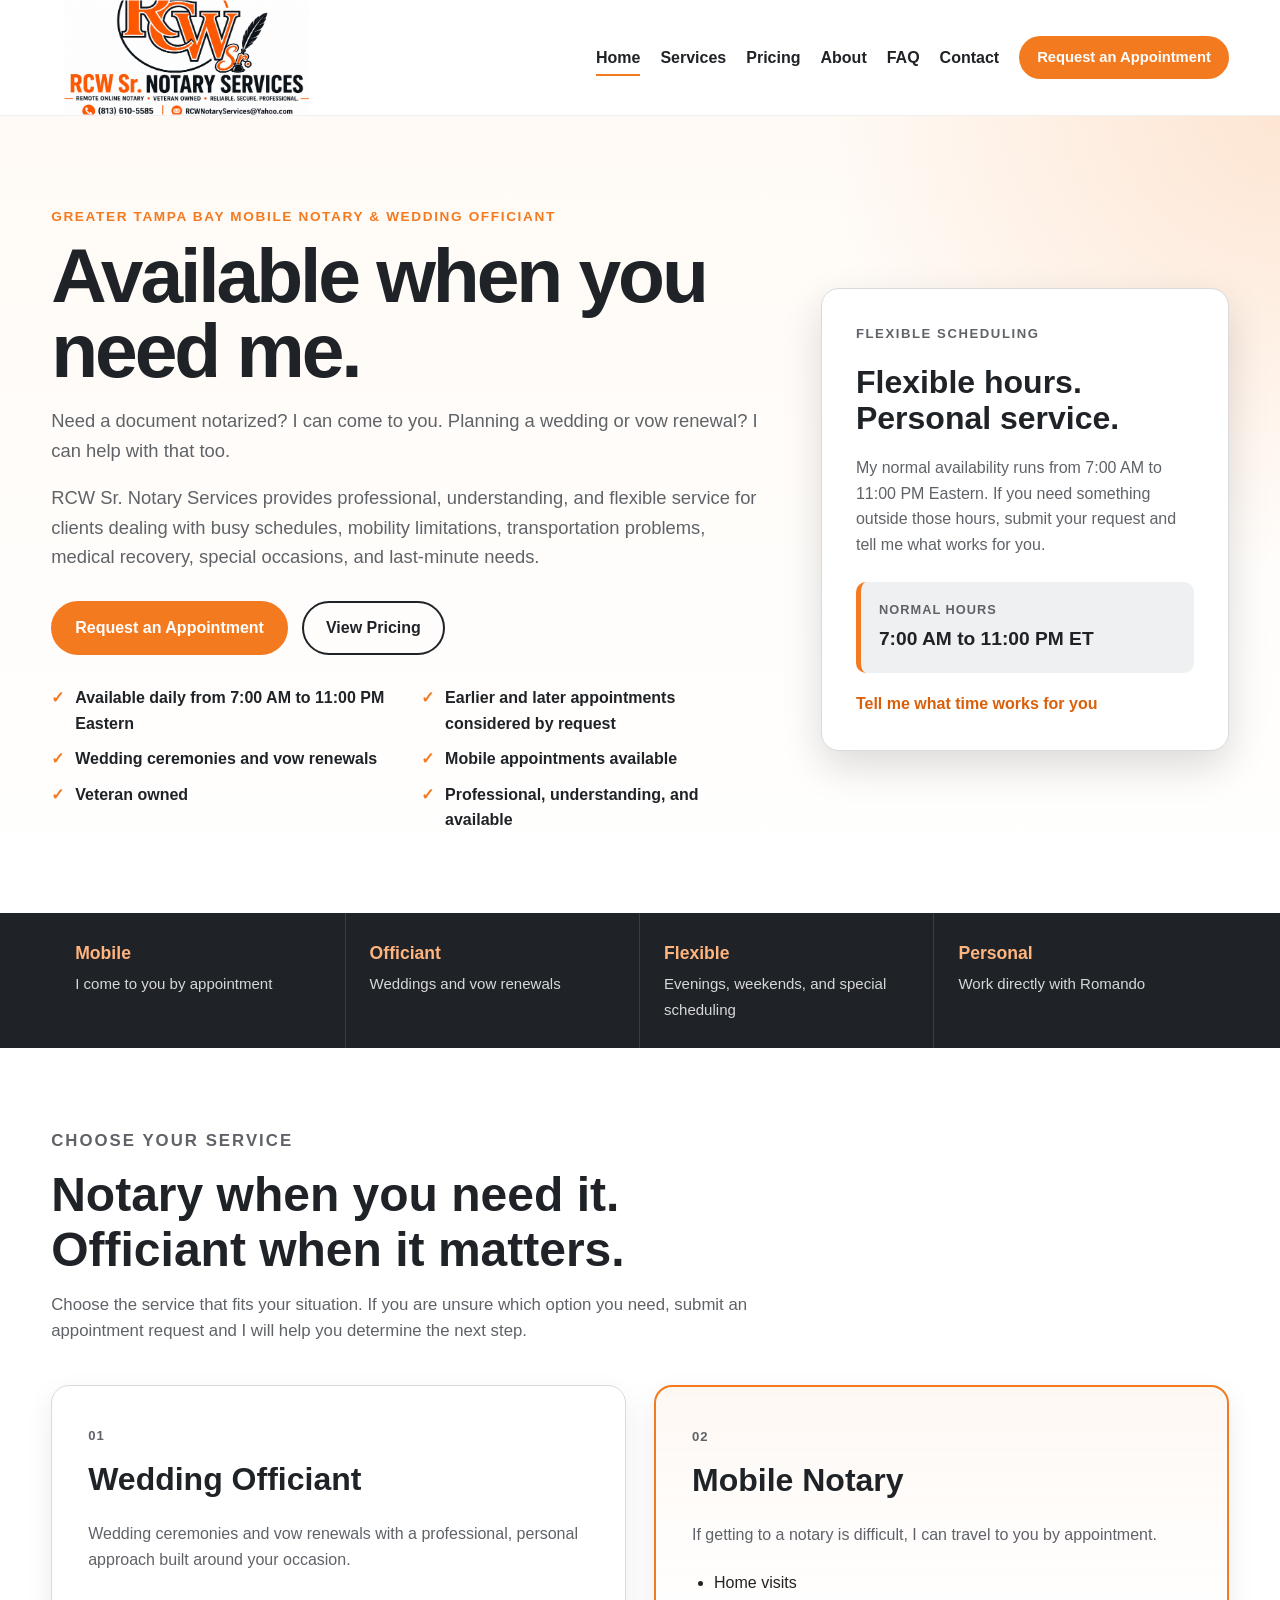
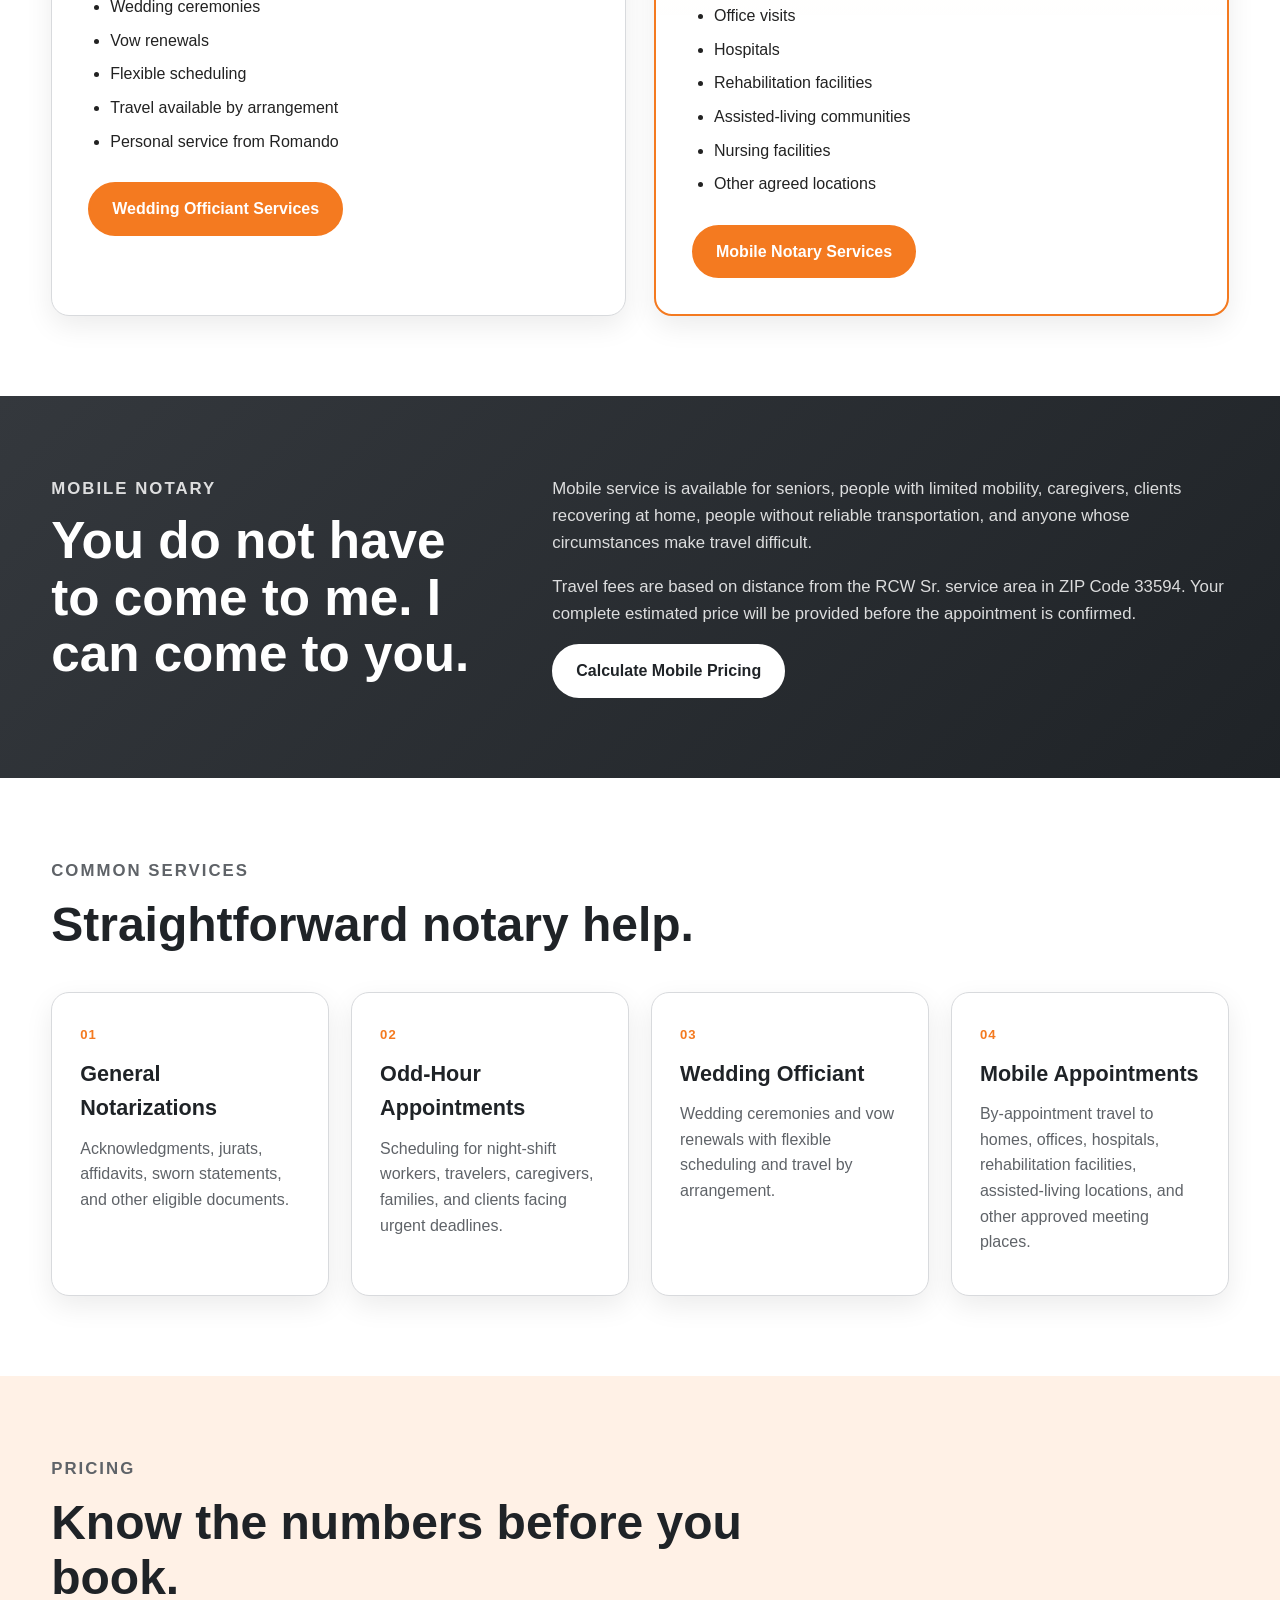
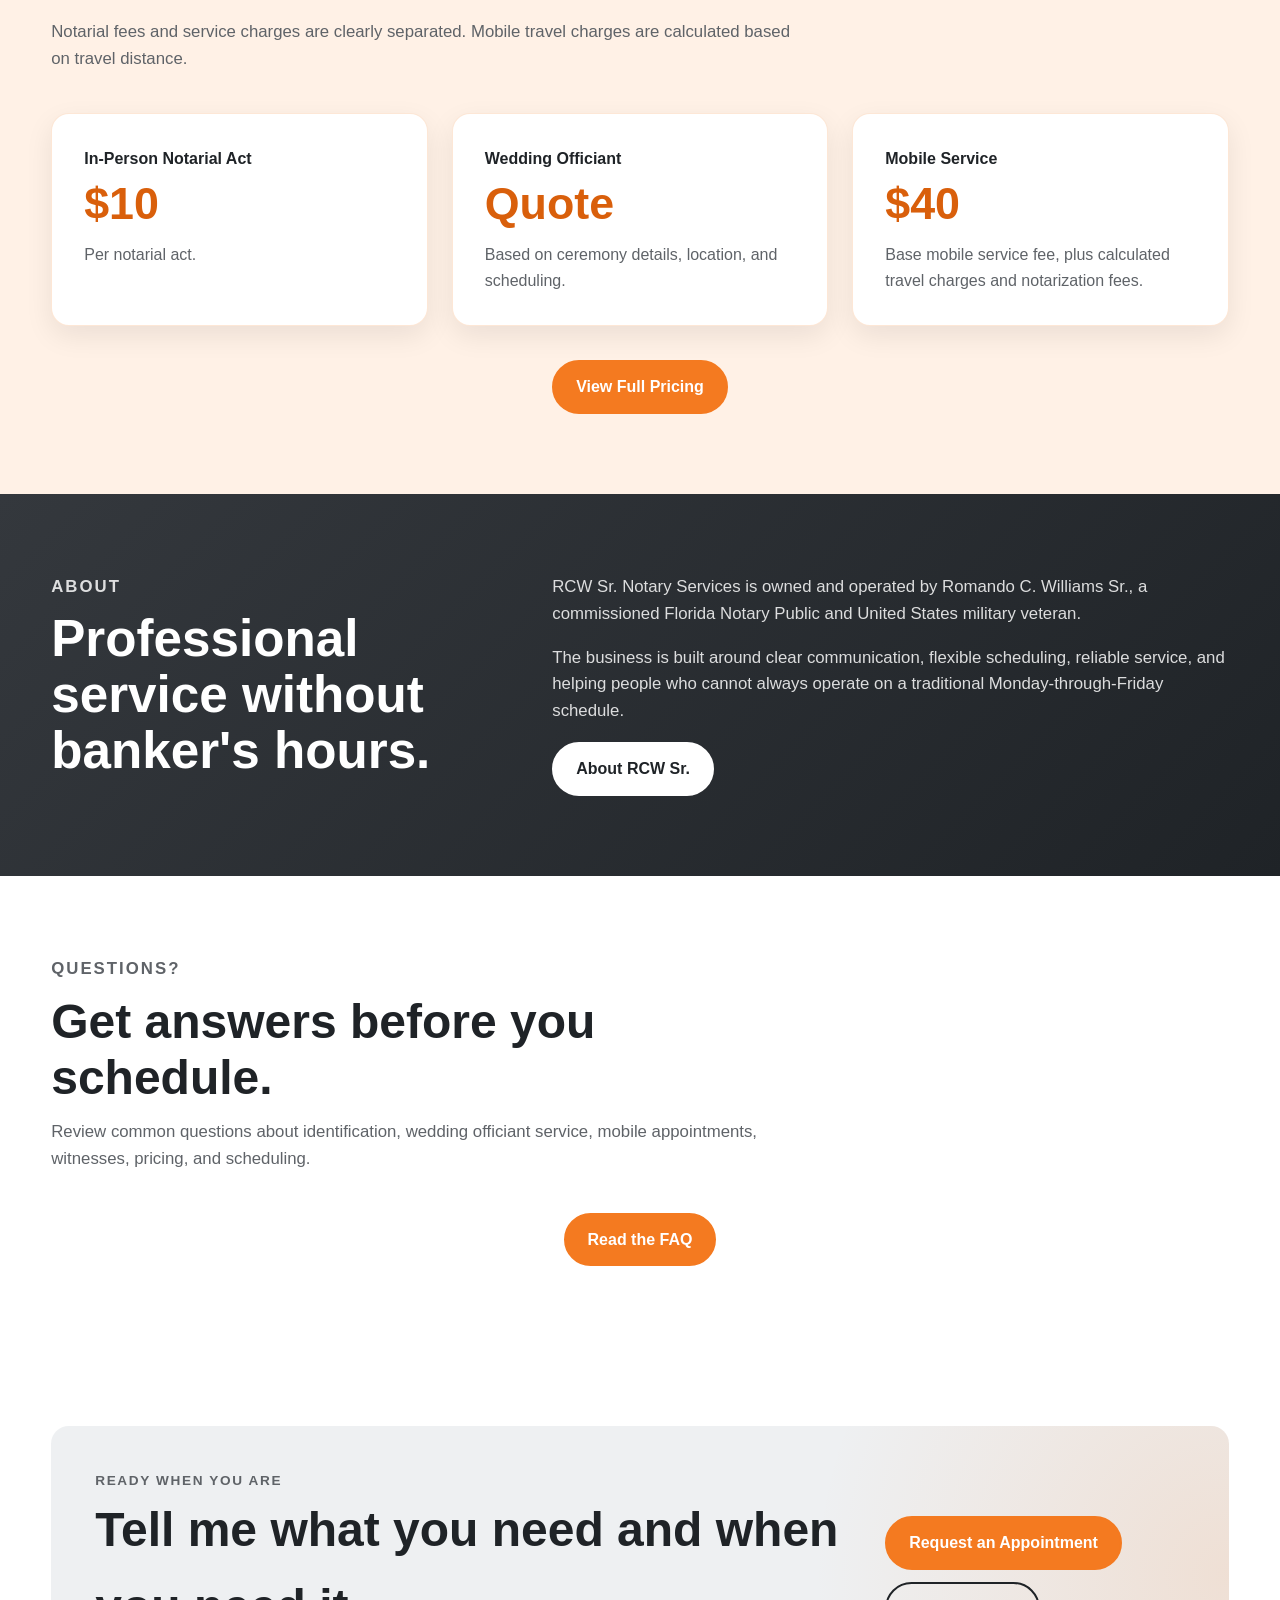
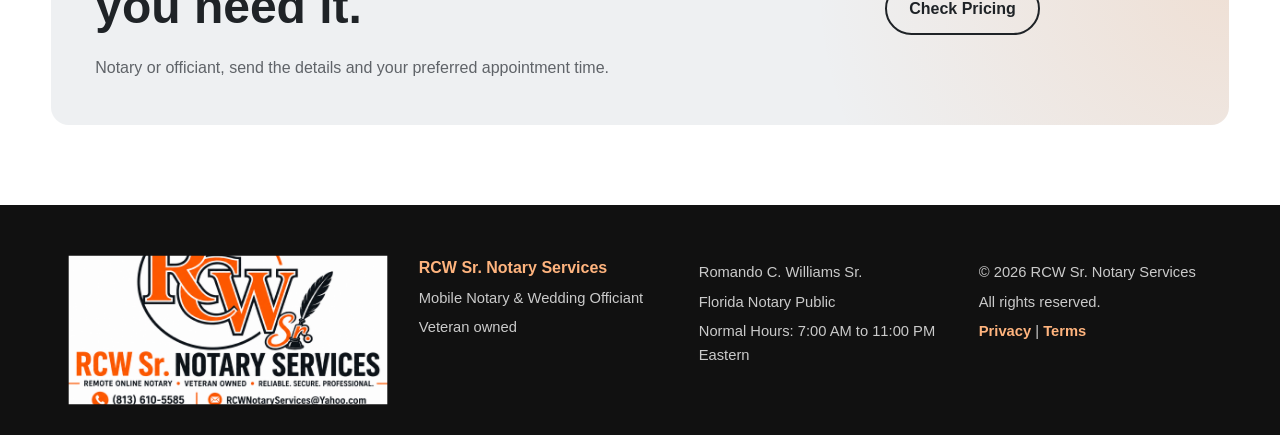
<file: docs/index.html>
<!--
=========================================================
RCW SR. NOTARY SERVICES
FILE: index.html
PAGE: Home

IMPORTANT:
- Preserve the existing homepage design and CSS class structure.
- Preserve assets/css/styles.css and assets/js/main.js.
- Preserve the approved logo:
  assets/images/rcw-sr-logo-full.png
- Do not replace the logo with plain text.
- Do not redesign this page during copy updates.

CURRENT HOMEPAGE FOCUS:
Mobile Notary & Wedding Officiant

CORE BRAND MESSAGE:
Professional • Understanding • Available When You Need Me

SERVICE AREA:
Greater Tampa Bay, including Hillsborough, Polk, Pinellas
and Pasco counties. Other locations upon request.

LAST UPDATED:
September 10, 2026

CHANGE NOTES:
- Kept original live homepage structure and styling.
- Updated homepage copy for Mobile Notary & Wedding Officiant.
- Removed RON promotion from homepage copy.
- Preserved pricing, navigation, logo, CSS and JavaScript links.
=========================================================
-->

<!DOCTYPE html>
<html lang="en">
<head>
  <meta charset="UTF-8">

  <meta name="viewport" content="width=device-width, initial-scale=1.0">

  <meta
    name="description"
    content="RCW Sr. Notary Services provides mobile notary and wedding officiant services throughout the Greater Tampa Bay area with flexible scheduling and service beyond the core area upon request."
  >

  <meta name="theme-color" content="#f47a20">

  <title>RCW Sr. Notary Services | Mobile Notary & Wedding Officiant</title>

  <link rel="stylesheet" href="assets/css/styles.css">

  <script src="assets/js/main.js" defer></script>
</head>

<body>

  <a class="skip-link" href="#main-content">
    Skip to main content
  </a>

  <!-- ===== HEADER / NAVIGATION ===== -->
  <header class="site-header">

    <div class="container header-inner">

      <a
        class="brand"
        href="index.html"
        aria-label="RCW Sr. Notary Services home"
      >
        <img
          src="assets/images/rcw-sr-logo-full.png"
          alt="RCW Sr. Notary Services logo"
          class="site-logo"
        >
      </a>

      <button
        class="menu-toggle"
        type="button"
        aria-expanded="false"
        aria-controls="primary-navigation"
      >
        <span class="sr-only">Open navigation menu</span>
        <span></span>
        <span></span>
        <span></span>
      </button>

      <nav
        id="primary-navigation"
        class="primary-nav"
        aria-label="Primary navigation"
      >
        <a class="active" href="index.html">Home</a>
        <a href="services.html">Services</a>
        <a href="pricing.html">Pricing</a>
        <a href="about.html">About</a>
        <a href="faq.html">FAQ</a>
        <a href="contact.html">Contact</a>

        <a
          class="button button-small"
          href="contact.html"
        >
          Request an Appointment
        </a>
      </nav>

    </div>

  </header>

  <main id="main-content">

    <!-- ===== HERO ===== -->
    <section class="hero">

      <div class="container hero-grid">

        <div class="hero-copy">

          <p class="eyebrow">
            Greater Tampa Bay Mobile Notary & Wedding Officiant
          </p>

          <h1>
            Available when you need me.
          </h1>

          <p class="hero-text">
            Need a document notarized?
            I can come to you.
            Planning a wedding or vow renewal?
            I can help with that too.
          </p>

          <p class="hero-text">
            RCW Sr. Notary Services provides professional,
            understanding, and flexible service for clients dealing with busy schedules,
            mobility limitations,
            transportation problems,
            medical recovery,
            special occasions,
            and last-minute needs.
          </p>

          <div class="hero-actions">

            <a
              class="button"
              href="contact.html"
            >
              Request an Appointment
            </a>

            <a
              class="button button-secondary"
              href="pricing.html"
            >
              View Pricing
            </a>

          </div>

          <ul
            class="hero-facts"
            aria-label="Business highlights"
          >
            <li>
              Available daily from 7:00 AM to 11:00 PM Eastern
            </li>

            <li>
              Earlier and later appointments considered by request
            </li>

            <li>
              Wedding ceremonies and vow renewals
            </li>

            <li>
              Mobile appointments available
            </li>

            <li>
              Veteran owned
            </li>

            <li>
              Professional, understanding, and available
            </li>
          </ul>

        </div>

        <aside
          class="availability-card"
          aria-label="Availability details"
        >

          <p class="card-label">
            Flexible Scheduling
          </p>

          <h2>
            Flexible hours. Personal service.
          </h2>

          <p>
            My normal availability runs from
            7:00 AM to 11:00 PM Eastern.
            If you need something outside those hours,
            submit your request and tell me what works for you.
          </p>

          <div class="hours-box">

            <span>
              Normal Hours
            </span>

            <strong>
              7:00 AM to 11:00 PM ET
            </strong>

          </div>

          <a
            class="text-link"
            href="contact.html"
          >
            Tell me what time works for you
          </a>

        </aside>

      </div>

    </section>

    <section
      class="trust-strip"
      aria-label="Service options"
    >

      <div class="container trust-grid">

        <div>
          <strong>Mobile</strong>
          <span>
            I come to you by appointment
          </span>
        </div>

        <div>
          <strong>Officiant</strong>
          <span>
            Weddings and vow renewals
          </span>
        </div>

        <div>
          <strong>Flexible</strong>
          <span>
            Evenings, weekends, and special scheduling
          </span>
        </div>

        <div>
          <strong>Personal</strong>
          <span>
            Work directly with Romando
          </span>
        </div>

      </div>

    </section>

    <section
      id="service-options"
      class="section"
    >

      <div class="container">

        <div class="section-heading">

          <p class="eyebrow">
            Choose Your Service
          </p>

          <h2>
            Notary when you need it. Officiant when it matters.
          </h2>

          <p>
            Choose the service that fits your situation.
            If you are unsure which option you need,
            submit an appointment request and I will help you determine the next step.
          </p>

        </div>

        <div class="service-choice-grid">

          <article class="service-choice-card">

            <p class="service-number">
              01
            </p>

            <h3>
              Wedding Officiant
            </h3>

            <p>
              Wedding ceremonies and vow renewals
              with a professional, personal approach built around your occasion.
            </p>

            <ul>
              <li>Wedding ceremonies</li>
              <li>Vow renewals</li>
              <li>Flexible scheduling</li>
              <li>Travel available by arrangement</li>
              <li>Personal service from Romando</li>
            </ul>

            <a
              class="button"
              href="services.html"
            >
              Wedding Officiant Services
            </a>

          </article>

          <article class="service-choice-card featured">

            <p class="service-number">
              02
            </p>

            <h3>
              Mobile Notary
            </h3>

            <p>
              If getting to a notary is difficult,
              I can travel to you by appointment.
            </p>

            <ul>
              <li>Home visits</li>
              <li>Office visits</li>
              <li>Hospitals</li>
              <li>Rehabilitation facilities</li>
              <li>Assisted-living communities</li>
              <li>Nursing facilities</li>
              <li>Other agreed locations</li>
            </ul>

            <a
              class="button"
              href="services.html#mobile"
            >
              Mobile Notary Services
            </a>

          </article>

        </div>

      </div>

    </section>

    <section class="section section-pewter">

      <div class="container mobile-highlight-grid">

        <div>

          <p class="eyebrow eyebrow-light">
            Mobile Notary
          </p>

          <h2>
            You do not have to come to me. I can come to you.
          </h2>

        </div>

        <div>

          <p>
            Mobile service is available for seniors,
            people with limited mobility,
            caregivers,
            clients recovering at home,
            people without reliable transportation,
            and anyone whose circumstances make travel difficult.
          </p>

          <p>
            Travel fees are based on distance from the
            RCW Sr. service area in ZIP Code 33594.
            Your complete estimated price will be provided
            before the appointment is confirmed.
          </p>

          <a
            class="button button-light"
            href="pricing.html"
          >
            Calculate Mobile Pricing
          </a>

        </div>

      </div>

    </section>

    <section class="section">

      <div class="container">

        <div class="section-heading">

          <p class="eyebrow">
            Common Services
          </p>

          <h2>
            Straightforward notary help.
          </h2>

        </div>

        <div class="card-grid">

          <article class="service-card">

            <span class="service-number">
              01
            </span>

            <h3>
              General Notarizations
            </h3>

            <p>
              Acknowledgments,
              jurats,
              affidavits,
              sworn statements,
              and other eligible documents.
            </p>

          </article>

          <article class="service-card">

            <span class="service-number">
              02
            </span>

            <h3>
              Odd-Hour Appointments
            </h3>

            <p>
              Scheduling for night-shift workers,
              travelers,
              caregivers,
              families,
              and clients facing urgent deadlines.
            </p>

          </article>

          <article class="service-card">

            <span class="service-number">
              03
            </span>

            <h3>
              Wedding Officiant
            </h3>

            <p>
              Wedding ceremonies and vow renewals
              with flexible scheduling and travel by arrangement.
            </p>

          </article>

          <article class="service-card">

            <span class="service-number">
              04
            </span>

            <h3>
              Mobile Appointments
            </h3>

            <p>
              By-appointment travel to homes,
              offices,
              hospitals,
              rehabilitation facilities,
              assisted-living locations,
              and other approved meeting places.
            </p>

          </article>

        </div>

      </div>

    </section>

    <section class="pricing-preview">

      <div class="container">

        <div class="section-heading">

          <p class="eyebrow">
            Pricing
          </p>

          <h2>
            Know the numbers before you book.
          </h2>

          <p>
            Notarial fees and service charges are clearly separated.
            Mobile travel charges are calculated based on travel distance.
          </p>

        </div>

        <div class="pricing-preview-grid">

          <article class="price-card">

            <p class="price-label">
              In-Person Notarial Act
            </p>

            <p class="price">
              $10
            </p>

            <p>
              Per notarial act.
            </p>

          </article>

          <article class="price-card">

            <p class="price-label">
              Wedding Officiant
            </p>

            <p class="price">
              Quote
            </p>

            <p>
              Based on ceremony details, location, and scheduling.
            </p>

          </article>

          <article class="price-card">

            <p class="price-label">
              Mobile Service
            </p>

            <p class="price">
              $40
            </p>

            <p>
              Base mobile service fee,
              plus calculated travel charges and notarization fees.
            </p>

          </article>

        </div>

        <div class="center-button">

          <a
            class="button"
            href="pricing.html"
          >
            View Full Pricing
          </a>

        </div>

      </div>

    </section>

    <section
      id="about"
      class="section section-pewter"
    >

      <div class="container about-grid">

        <div>

          <p class="eyebrow eyebrow-light">
            About
          </p>

          <h2>
            Professional service without banker's hours.
          </h2>

        </div>

        <div>

          <p>
            RCW Sr. Notary Services is owned and operated by
            Romando C. Williams Sr.,
            a commissioned Florida Notary Public
            and United States military veteran.
          </p>

          <p>
            The business is built around clear communication,
            flexible scheduling,
            reliable service,
            and helping people who cannot always operate on a traditional
            Monday-through-Friday schedule.
          </p>

          <a
            class="button button-light"
            href="about.html"
          >
            About RCW Sr.
          </a>

        </div>

      </div>

    </section>

    <section class="section">

      <div class="container">

        <div class="section-heading">

          <p class="eyebrow">
            Questions?
          </p>

          <h2>
            Get answers before you schedule.
          </h2>

          <p>
            Review common questions about identification,
            wedding officiant service,
            mobile appointments,
            witnesses,
            pricing,
            and scheduling.
          </p>

        </div>

        <div class="center-button">

          <a
            class="button"
            href="faq.html"
          >
            Read the FAQ
          </a>

        </div>

      </div>

    </section>

    <section class="section final-cta">

      <div class="container final-cta-inner">

        <div>

          <p class="eyebrow">
            Ready When You Are
          </p>

          <h2>
            Tell me what you need and when you need it.
          </h2>

          <p>
            Notary or officiant,
            send the details and your preferred appointment time.
          </p>

        </div>

        <div class="final-cta-actions">

          <a
            class="button"
            href="contact.html"
          >
            Request an Appointment
          </a>

          <a
            class="button button-secondary"
            href="pricing.html"
          >
            Check Pricing
          </a>

        </div>

      </div>

    </section>

  </main>

  <!-- ===== FOOTER ===== -->
  <footer class="site-footer">

    <div class="container footer-grid">

      <div>

        <img
          src="assets/images/rcw-sr-logo-full.png"
          alt="RCW Sr. Notary Services"
          class="footer-logo"
        >

      </div>

      <div>

        <strong>
          RCW Sr. Notary Services
        </strong>

        <p>
          Mobile Notary & Wedding Officiant
        </p>

        <p>
          Veteran owned
        </p>

      </div>

      <div>

        <p>
          Romando C. Williams Sr.
        </p>

        <p>
          Florida Notary Public
        </p>

        <p>
          Normal Hours:
          7:00 AM to 11:00 PM Eastern
        </p>

      </div>

      <div>

        <p>
          &copy;
          <span id="current-year"></span>
          RCW Sr. Notary Services
        </p>

        <p>
          All rights reserved.
        </p>

        <p>
          <a href="privacy.html">Privacy</a>
          |
          <a href="terms.html">Terms</a>
        </p>

      </div>

    </div>

  </footer>

</body>
</html>
</file>
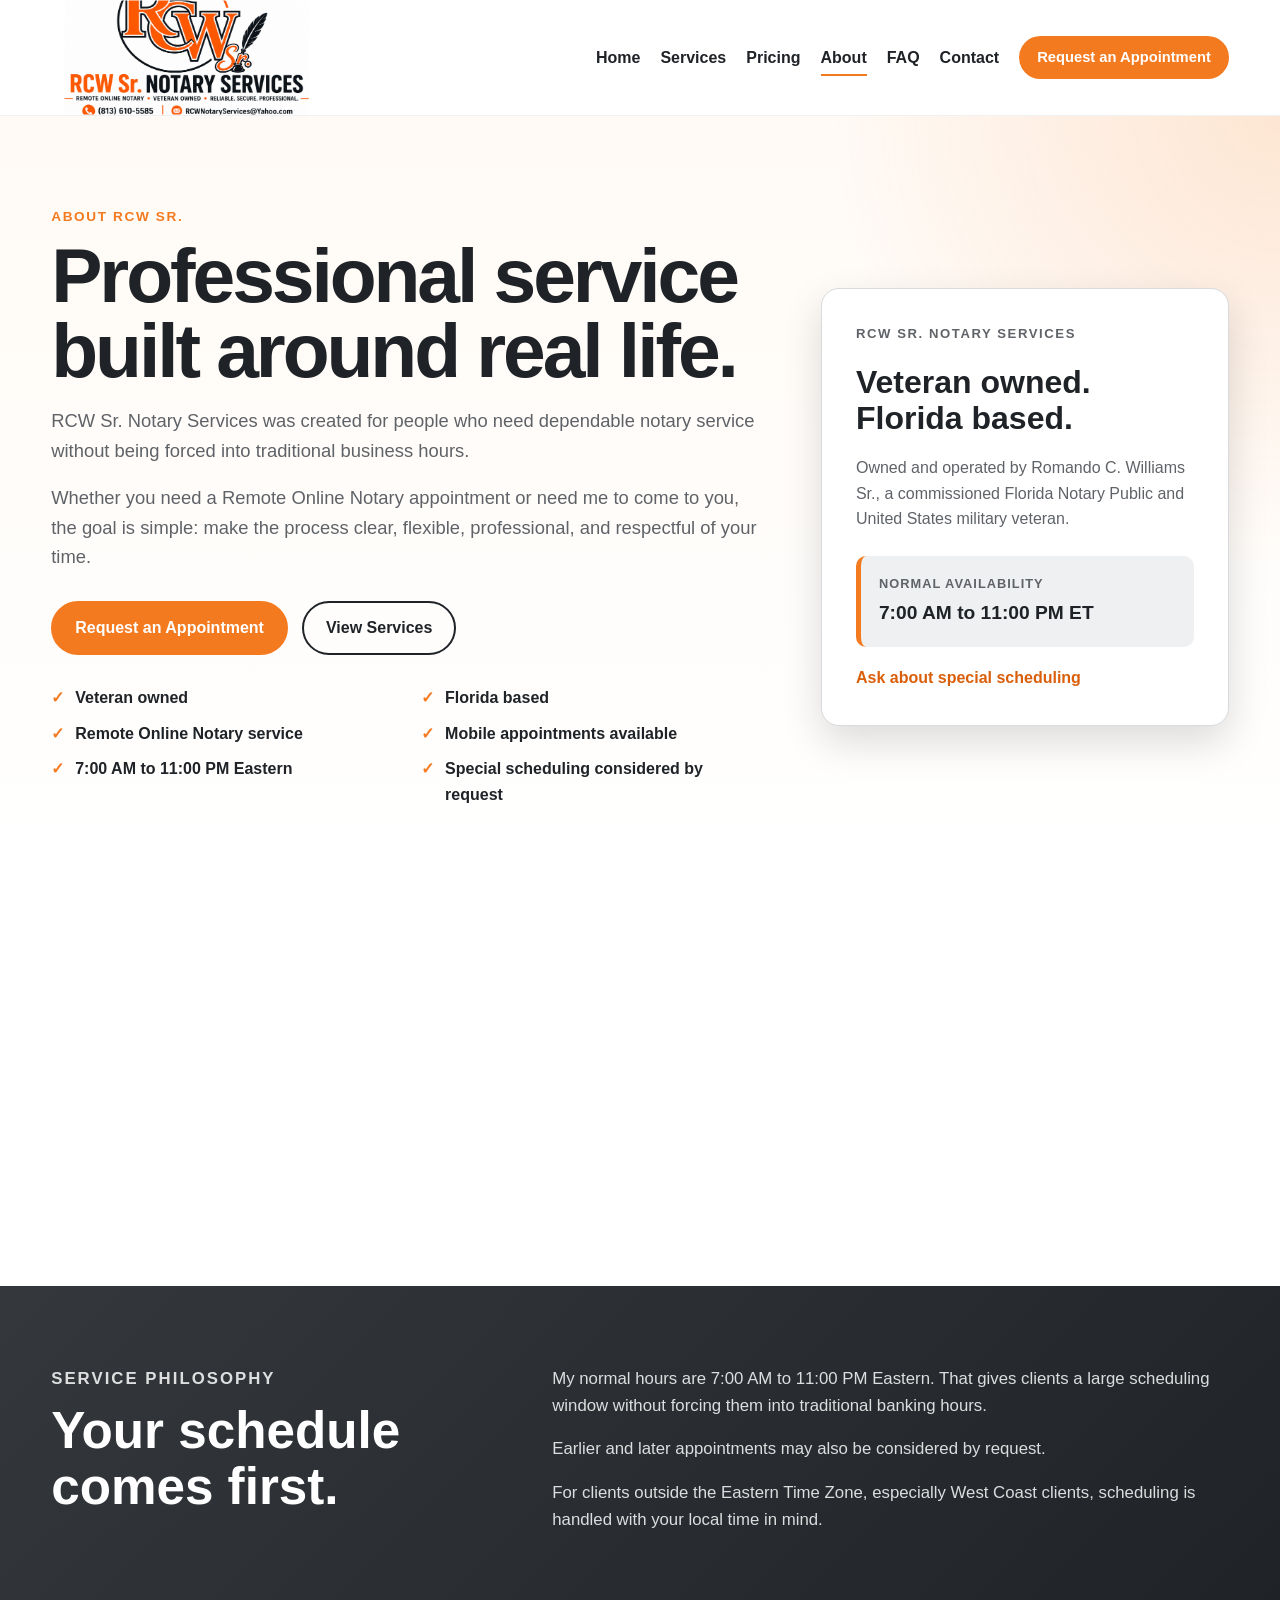
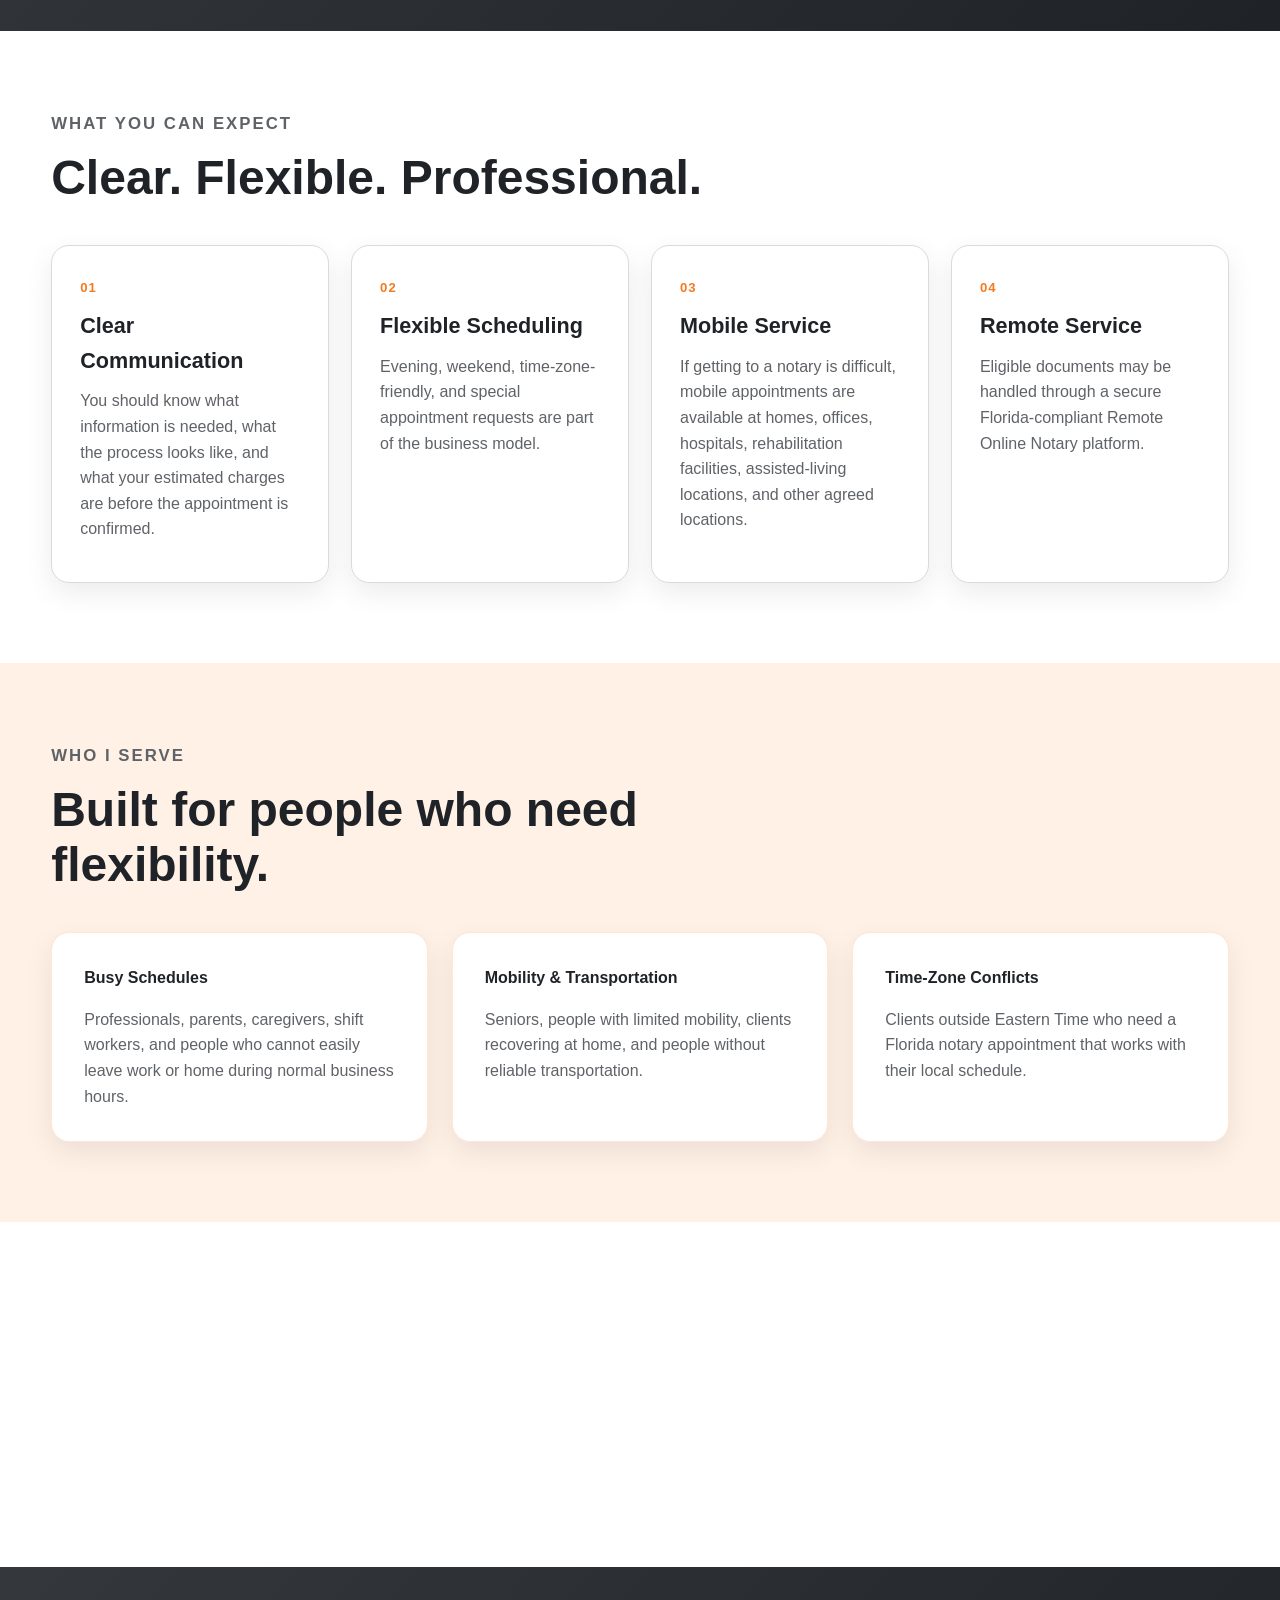
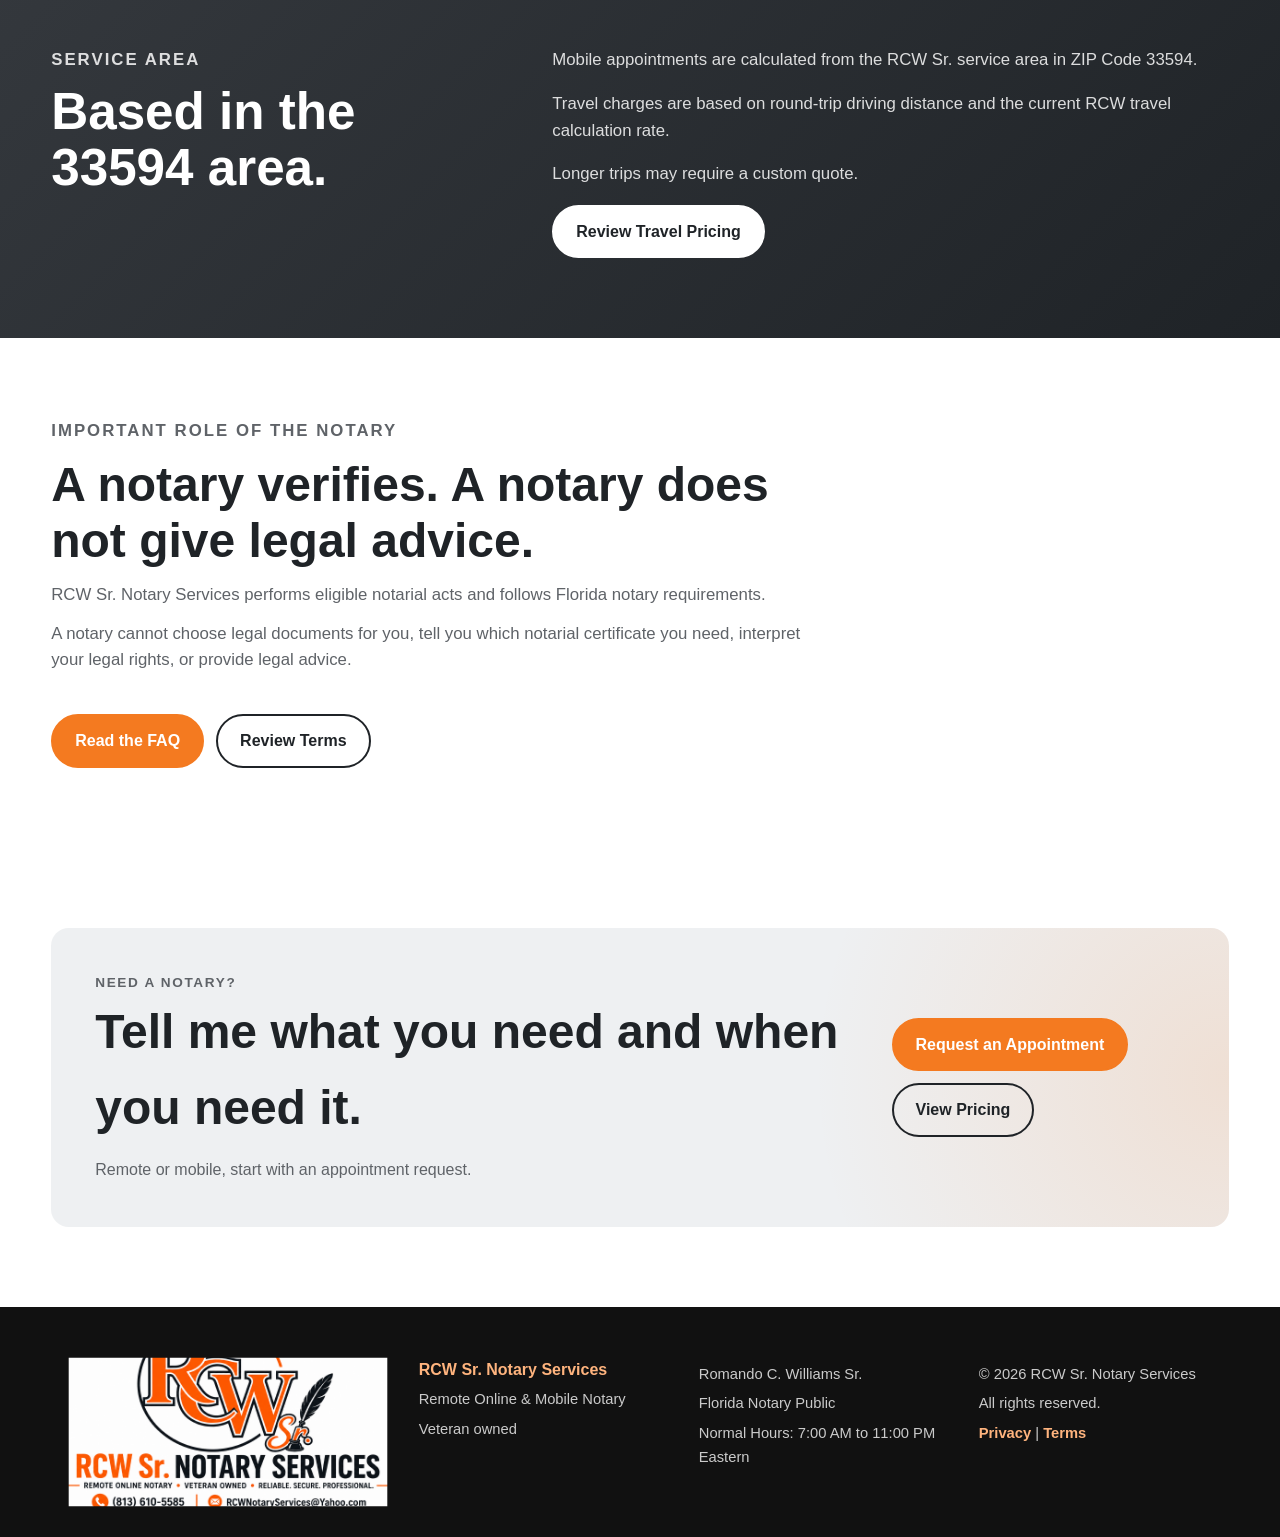
<file: docs/about.html>
<!DOCTYPE html>
<html lang="en">
<head>
  <meta charset="UTF-8">

  <meta name="viewport" content="width=device-width, initial-scale=1.0">

  <meta
    name="description"
    content="Learn about RCW Sr. Notary Services, a veteran-owned Florida notary business providing Remote Online Notary and mobile notary services with flexible scheduling."
  >

  <meta name="theme-color" content="#f47a20">

  <title>About | RCW Sr. Notary Services</title>

  <link rel="stylesheet" href="assets/css/styles.css">

  <script src="assets/js/main.js" defer></script>
</head>

<body>

  <a class="skip-link" href="#main-content">
    Skip to main content
  </a>

  <header class="site-header">

    <div class="container header-inner">

      <a
        class="brand"
        href="index.html"
        aria-label="RCW Sr. Notary Services home"
      >
        <img
          src="assets/images/rcw-sr-logo-full.png"
          alt="RCW Sr. Notary Services logo"
          class="site-logo"
        >
      </a>

      <button
        class="menu-toggle"
        type="button"
        aria-expanded="false"
        aria-controls="primary-navigation"
      >
        <span class="sr-only">Open navigation menu</span>
        <span></span>
        <span></span>
        <span></span>
      </button>

      <nav
        id="primary-navigation"
        class="primary-nav"
        aria-label="Primary navigation"
      >
        <a href="index.html">Home</a>
        <a href="services.html">Services</a>
        <a href="pricing.html">Pricing</a>
        <a class="active" href="about.html">About</a>
        <a href="faq.html">FAQ</a>
        <a href="contact.html">Contact</a>

        <a
          class="button button-small"
          href="contact.html"
        >
          Request an Appointment
        </a>
      </nav>

    </div>

  </header>

  <main id="main-content">

    <section class="hero">

      <div class="container hero-grid">

        <div class="hero-copy">

          <p class="eyebrow">
            About RCW Sr.
          </p>

          <h1>
            Professional service built around real life.
          </h1>

          <p class="hero-text">
            RCW Sr. Notary Services was created for people who need dependable notary service without being forced into traditional business hours.
          </p>

          <p class="hero-text">
            Whether you need a Remote Online Notary appointment or need me to come to you, the goal is simple: make the process clear, flexible, professional, and respectful of your time.
          </p>

          <div class="hero-actions">

            <a
              class="button"
              href="contact.html"
            >
              Request an Appointment
            </a>

            <a
              class="button button-secondary"
              href="services.html"
            >
              View Services
            </a>

          </div>

          <ul
            class="hero-facts"
            aria-label="Business highlights"
          >
            <li>Veteran owned</li>
            <li>Florida based</li>
            <li>Remote Online Notary service</li>
            <li>Mobile appointments available</li>
            <li>7:00 AM to 11:00 PM Eastern</li>
            <li>Special scheduling considered by request</li>
          </ul>

        </div>

        <aside
          class="availability-card"
          aria-label="Business information"
        >

          <p class="card-label">
            RCW Sr. Notary Services
          </p>

          <h2>
            Veteran owned. Florida based.
          </h2>

          <p>
            Owned and operated by Romando C. Williams Sr., a commissioned Florida Notary Public and United States military veteran.
          </p>

          <div class="hours-box">

            <span>
              Normal Availability
            </span>

            <strong>
              7:00 AM to 11:00 PM ET
            </strong>

          </div>

          <a
            class="text-link"
            href="contact.html"
          >
            Ask about special scheduling
          </a>

        </aside>

      </div>

    </section>

    <section class="section">

      <div class="container about-grid">

        <div>

          <p class="eyebrow">
            The Business
          </p>

          <h2>
            Why RCW Sr. exists.
          </h2>

        </div>

        <div>

          <p>
            A lot of people do not live on a nine-to-five schedule.
            Some work nights.
            Some are caring for family.
            Some have transportation problems.
            Some are recovering from illness or surgery.
            Some are seniors or have limited mobility.
            Some simply need something handled after banks and offices are closed.
          </p>

          <p>
            RCW Sr. Notary Services is designed around those situations.
          </p>

          <p>
            The business combines Remote Online Notary service with mobile appointments so clients can choose the option that works best for them.
          </p>

        </div>

      </div>

    </section>

    <section class="section section-pewter">

      <div class="container mobile-highlight-grid">

        <div>

          <p class="eyebrow eyebrow-light">
            Service Philosophy
          </p>

          <h2>
            Your schedule comes first.
          </h2>

        </div>

        <div>

          <p>
            My normal hours are 7:00 AM to 11:00 PM Eastern.
            That gives clients a large scheduling window without forcing them into traditional banking hours.
          </p>

          <p>
            Earlier and later appointments may also be considered by request.
          </p>

          <p>
            For clients outside the Eastern Time Zone, especially West Coast clients, scheduling is handled with your local time in mind.
          </p>

        </div>

      </div>

    </section>

    <section class="section">

      <div class="container">

        <div class="section-heading">

          <p class="eyebrow">
            What You Can Expect
          </p>

          <h2>
            Clear. Flexible. Professional.
          </h2>

        </div>

        <div class="card-grid">

          <article class="service-card">

            <span class="service-number">
              01
            </span>

            <h3>
              Clear Communication
            </h3>

            <p>
              You should know what information is needed, what the process looks like, and what your estimated charges are before the appointment is confirmed.
            </p>

          </article>

          <article class="service-card">

            <span class="service-number">
              02
            </span>

            <h3>
              Flexible Scheduling
            </h3>

            <p>
              Evening, weekend, time-zone-friendly, and special appointment requests are part of the business model.
            </p>

          </article>

          <article class="service-card">

            <span class="service-number">
              03
            </span>

            <h3>
              Mobile Service
            </h3>

            <p>
              If getting to a notary is difficult, mobile appointments are available at homes, offices, hospitals, rehabilitation facilities, assisted-living locations, and other agreed locations.
            </p>

          </article>

          <article class="service-card">

            <span class="service-number">
              04
            </span>

            <h3>
              Remote Service
            </h3>

            <p>
              Eligible documents may be handled through a secure Florida-compliant Remote Online Notary platform.
            </p>

          </article>

        </div>

      </div>

    </section>

    <section class="pricing-preview">

      <div class="container">

        <div class="section-heading">

          <p class="eyebrow">
            Who I Serve
          </p>

          <h2>
            Built for people who need flexibility.
          </h2>

        </div>

        <div class="pricing-preview-grid">

          <article class="price-card">

            <p class="price-label">
              Busy Schedules
            </p>

            <p>
              Professionals, parents, caregivers, shift workers, and people who cannot easily leave work or home during normal business hours.
            </p>

          </article>

          <article class="price-card">

            <p class="price-label">
              Mobility & Transportation
            </p>

            <p>
              Seniors, people with limited mobility, clients recovering at home, and people without reliable transportation.
            </p>

          </article>

          <article class="price-card">

            <p class="price-label">
              Time-Zone Conflicts
            </p>

            <p>
              Clients outside Eastern Time who need a Florida notary appointment that works with their local schedule.
            </p>

          </article>

        </div>

      </div>

    </section>

    <section class="section">

      <div class="container about-grid">

        <div>

          <p class="eyebrow">
            The Owner
          </p>

          <h2>
            Romando C. Williams Sr.
          </h2>

        </div>

        <div>

          <p>
            RCW Sr. Notary Services is owned and operated by Romando C. Williams Sr., a commissioned Florida Notary Public and United States military veteran.
          </p>

          <p>
            The business is intentionally small and personal.
            When you contact RCW Sr. Notary Services, you work directly with Romando.
          </p>

          <p>
            There is no call center and no handoff to a random contractor.
          </p>

        </div>

      </div>

    </section>

    <section class="section section-pewter">

      <div class="container mobile-highlight-grid">

        <div>

          <p class="eyebrow eyebrow-light">
            Service Area
          </p>

          <h2>
            Based in the 33594 area.
          </h2>

        </div>

        <div>

          <p>
            Mobile appointments are calculated from the RCW Sr. service area in ZIP Code 33594.
          </p>

          <p>
            Travel charges are based on round-trip driving distance and the current RCW travel calculation rate.
          </p>

          <p>
            Longer trips may require a custom quote.
          </p>

          <a
            class="button button-light"
            href="pricing.html"
          >
            Review Travel Pricing
          </a>

        </div>

      </div>

    </section>

    <section class="section">

      <div class="container">

        <div class="section-heading">

          <p class="eyebrow">
            Important Role of the Notary
          </p>

          <h2>
            A notary verifies. A notary does not give legal advice.
          </h2>

          <p>
            RCW Sr. Notary Services performs eligible notarial acts and follows Florida notary requirements.
          </p>

          <p>
            A notary cannot choose legal documents for you, tell you which notarial certificate you need, interpret your legal rights, or provide legal advice.
          </p>

        </div>

        <div class="final-cta-actions">

          <a
            class="button"
            href="faq.html"
          >
            Read the FAQ
          </a>

          <a
            class="button button-secondary"
            href="terms.html"
          >
            Review Terms
          </a>

        </div>

      </div>

    </section>

    <section class="section final-cta">

      <div class="container final-cta-inner">

        <div>

          <p class="eyebrow">
            Need a Notary?
          </p>

          <h2>
            Tell me what you need and when you need it.
          </h2>

          <p>
            Remote or mobile, start with an appointment request.
          </p>

        </div>

        <div class="final-cta-actions">

          <a
            class="button"
            href="contact.html"
          >
            Request an Appointment
          </a>

          <a
            class="button button-secondary"
            href="pricing.html"
          >
            View Pricing
          </a>

        </div>

      </div>

    </section>

  </main>

  <footer class="site-footer">

    <div class="container footer-grid">

      <div>

        <img
          src="assets/images/rcw-sr-logo-full.png"
          alt="RCW Sr. Notary Services"
          class="footer-logo"
        >

      </div>

      <div>

        <strong>
          RCW Sr. Notary Services
        </strong>

        <p>
          Remote Online & Mobile Notary
        </p>

        <p>
          Veteran owned
        </p>

      </div>

      <div>

        <p>
          Romando C. Williams Sr.
        </p>

        <p>
          Florida Notary Public
        </p>

        <p>
          Normal Hours:
          7:00 AM to 11:00 PM Eastern
        </p>

      </div>

      <div>

        <p>
          &copy;
          <span id="current-year"></span>
          RCW Sr. Notary Services
        </p>

        <p>
          All rights reserved.
        </p>

        <p>
          <a href="privacy.html">Privacy</a>
          |
          <a href="terms.html">Terms</a>
        </p>

      </div>

    </div>

  </footer>

</body>
</html>
</file>
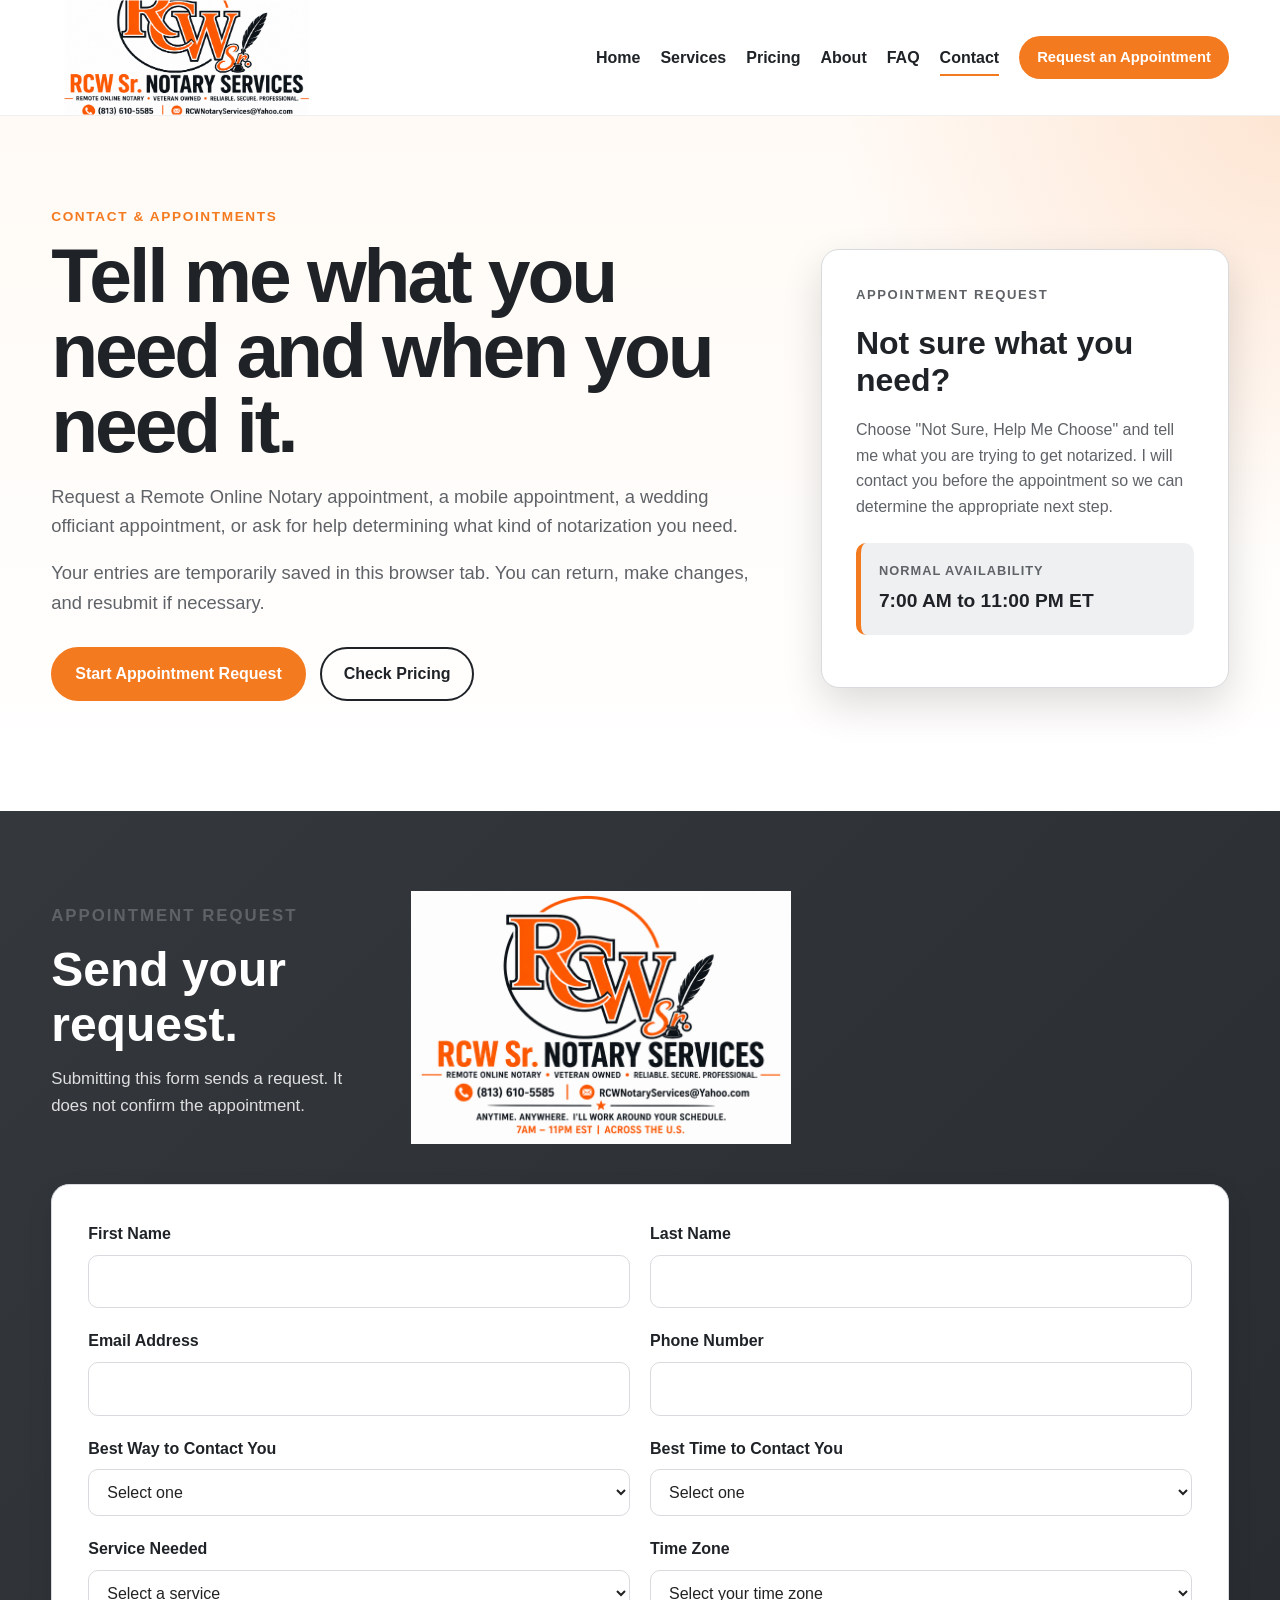
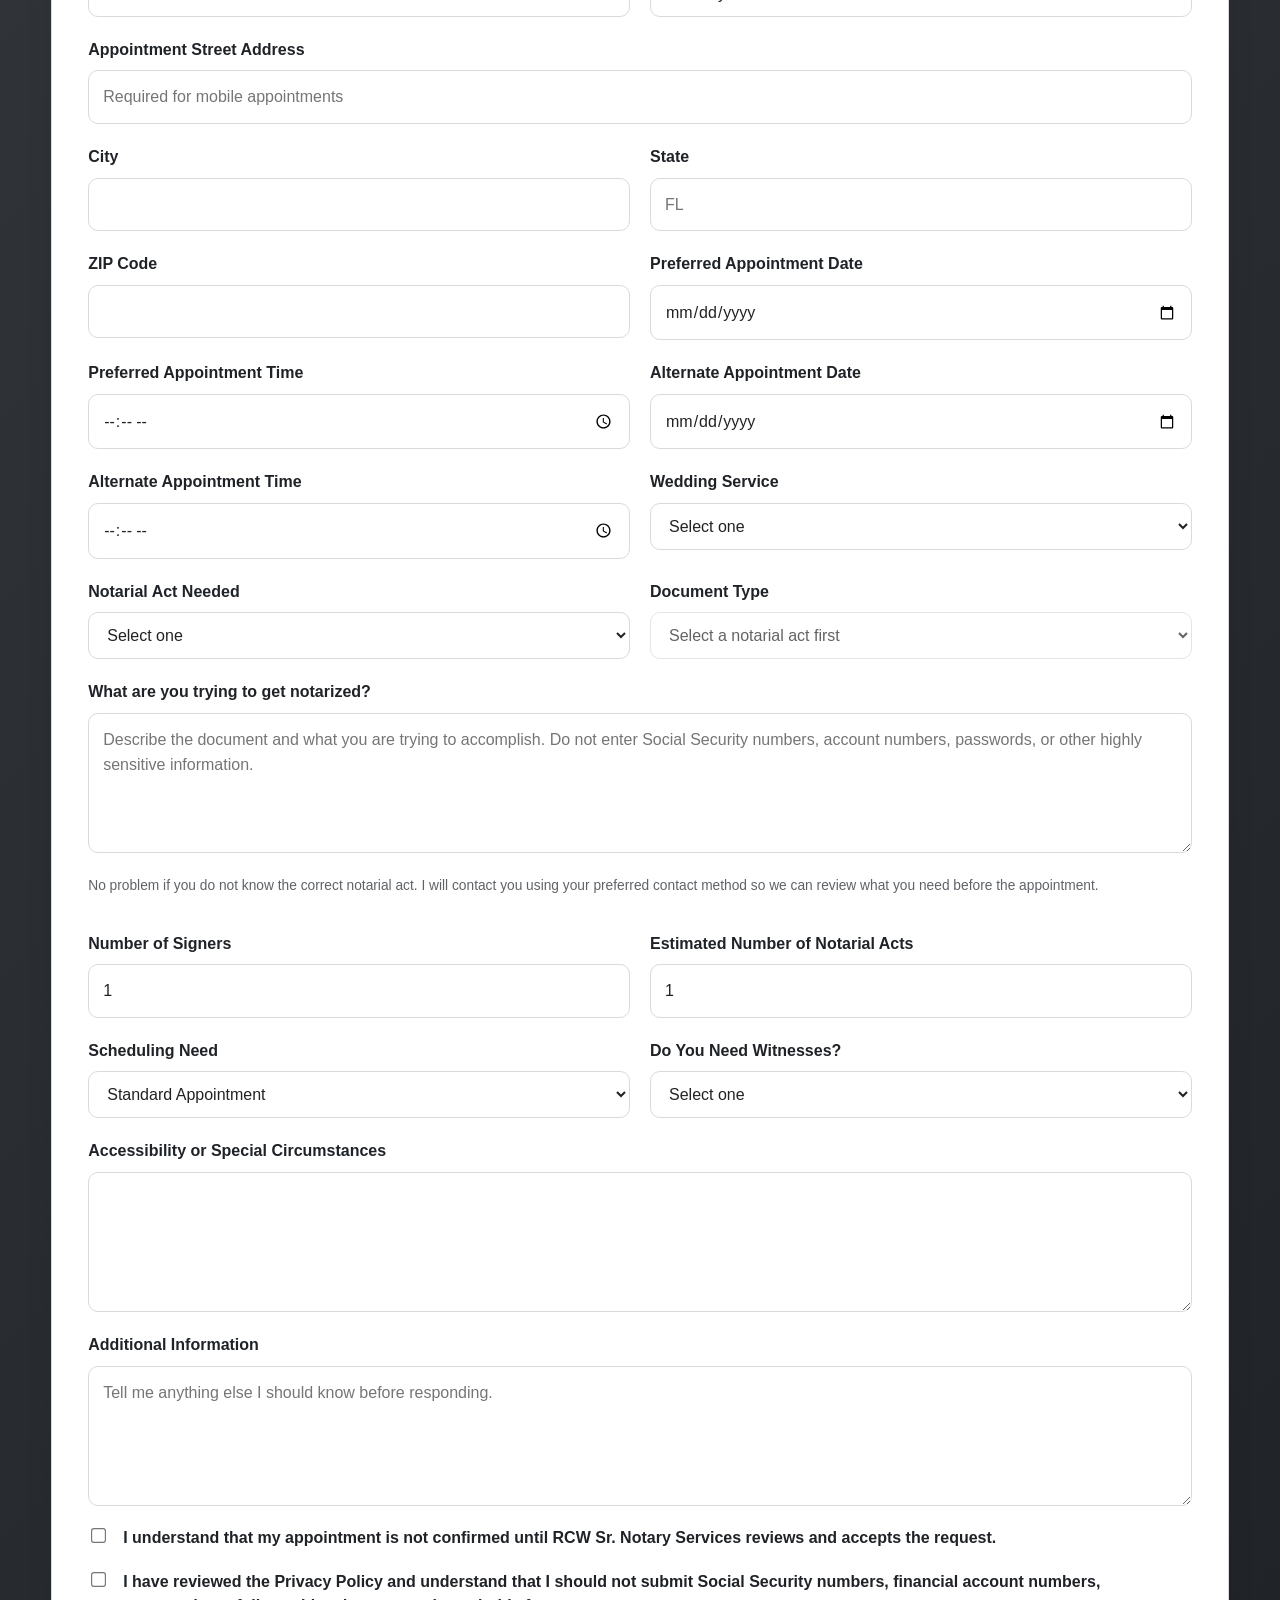
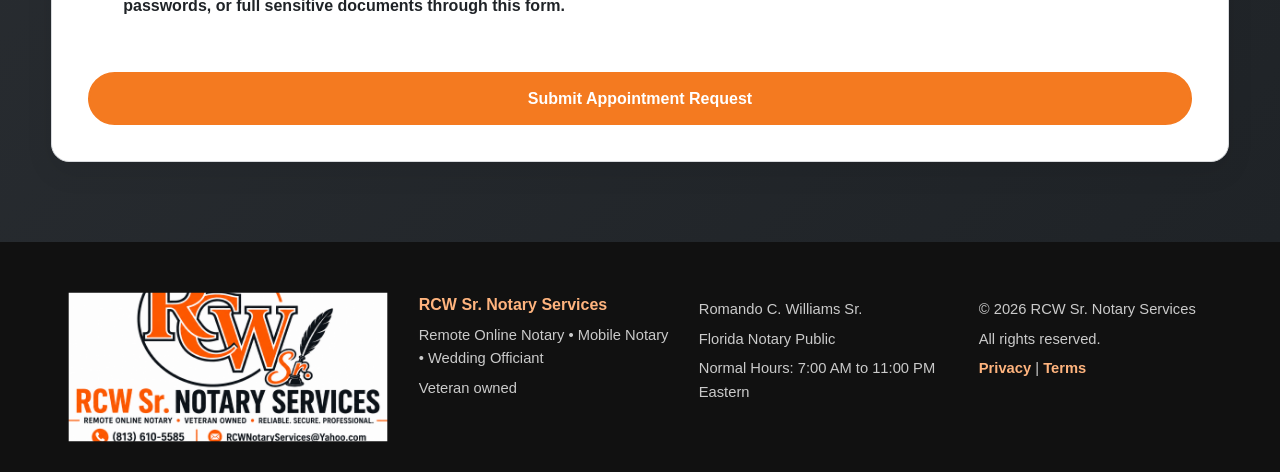
<file: docs/contact-final.html>
<!--
=========================================================
RCW SR. NOTARY SERVICES
FILE: contact.html

CHANGE NOTES
Version: 1.5
Date: September 11, 2026

Changes:
- Restored the Formspree endpoint verified directly from
  the RCW Sr. Notary Services Formspree account.
- Correct Formspree endpoint is /f/xnpagrwk.
- Preserved built-in email validation.
- Preserved ZIP Code validation for ##### and #####-####
  formats.
- Preserved Remote Online Notary and Mobile Notary options.
- Added Wedding Officiant service selection.
- Added In-Person Notary service selection for clients who come to RCW Sr.
- Clarified Mobile Notary display text as "I Come to You".
- Added URL-driven service, act, document and wedding-purpose preselection.
- Service-page appointment buttons can now open this form with the relevant choices already selected.
- Preserved guided Notarial Act and Document Type workflow.
- Preserved appointment persistence and resubmission
  workflow.
- Preserved Google Sheets integration.
- Designed for main.js Version 1.7.5.

GITHUB COMMIT:
Version 1.5 - Add service-page preselection workflow
=========================================================
-->

<!DOCTYPE html>
<html lang="en">

<head>

  <meta charset="UTF-8">

  <meta
    name="viewport"
    content="width=device-width, initial-scale=1.0"
  >

  <meta
    name="description"
    content="Request a Remote Online Notary, mobile notary, or wedding officiant appointment with RCW Sr. Notary Services."
  >

  <meta
    name="theme-color"
    content="#f47a20"
  >

  <title>
    Contact & Appointments | RCW Sr. Notary Services
  </title>

  <link
    rel="stylesheet"
    href="assets/css/styles.css"
  >

  <script
    src="assets/js/main.js"
    defer
  ></script>


  <style>
    @media (max-width: 760px) {
      #appointment-form .section-heading {
        grid-template-columns: 1fr !important;
        gap: 24px !important;
      }

      #appointment-form .section-heading img {
        max-width: 280px !important;
      }
    }
  </style>

</head>


<body>

  <a
    class="skip-link"
    href="#main-content"
  >
    Skip to main content
  </a>


  <header class="site-header">

    <div class="container header-inner">

      <a
        class="brand"
        href="index.html"
        aria-label="RCW Sr. Notary Services home"
      >

        <img
          src="assets/images/rcw-sr-logo-full.png"
          alt="RCW Sr. Notary Services logo"
          class="site-logo"
        >

      </a>


      <button
        class="menu-toggle"
        type="button"
        aria-expanded="false"
        aria-controls="primary-navigation"
      >

        <span class="sr-only">
          Open navigation menu
        </span>

        <span></span>
        <span></span>
        <span></span>

      </button>


      <nav
        id="primary-navigation"
        class="primary-nav"
        aria-label="Primary navigation"
      >

        <a href="index.html">
          Home
        </a>

        <a href="services.html">
          Services
        </a>

        <a href="pricing.html">
          Pricing
        </a>

        <a href="about.html">
          About
        </a>

        <a href="faq.html">
          FAQ
        </a>

        <a
          class="active"
          href="contact.html"
        >
          Contact
        </a>

        <a
          class="button button-small"
          href="#appointment-form"
        >
          Request an Appointment
        </a>

      </nav>

    </div>

  </header>


  <main id="main-content">

    <section class="hero">

      <div class="container hero-grid">

        <div class="hero-copy">

          <p class="eyebrow">
            Contact & Appointments
          </p>

          <h1>
            Tell me what you need and when you need it.
          </h1>

          <p class="hero-text">
            Request a Remote Online Notary appointment,
            a mobile appointment, a wedding officiant appointment,
            or ask for help determining what kind of notarization you need.
          </p>

          <p class="hero-text">
            Your entries are temporarily saved in this browser tab.
            You can return, make changes, and resubmit if necessary.
          </p>

          <div class="hero-actions">

            <a
              class="button"
              href="#appointment-form"
            >
              Start Appointment Request
            </a>

            <a
              class="button button-secondary"
              href="pricing.html"
            >
              Check Pricing
            </a>

          </div>

        </div>


        <aside
          class="availability-card"
          aria-label="Appointment information"
        >

          <p class="card-label">
            Appointment Request
          </p>

          <h2>
            Not sure what you need?
          </h2>

          <p>
            Choose "Not Sure, Help Me Choose" and tell me what you are trying to get notarized.
            I will contact you before the appointment so we can determine the appropriate next step.
          </p>

          <div class="hours-box">

            <span>
              Normal Availability
            </span>

            <strong>
              7:00 AM to 11:00 PM ET
            </strong>

          </div>

        </aside>

      </div>

    </section>


    <section
      id="appointment-form"
      class="section section-pewter"
    >

      <div class="container">

        <div
          class="section-heading"
          style="
            display:grid;
            grid-template-columns:minmax(0, 1fr) minmax(280px, 420px);
            gap:48px;
            align-items:center;
          "
        >

          <div>

            <p class="eyebrow eyebrow-light">
              Appointment Request
            </p>

            <h2 style="color:white;">
              Send your request.
            </h2>

            <p style="color:rgba(255,255,255,0.84);">
              Submitting this form sends a request.
              It does not confirm the appointment.
            </p>

          </div>

          <div style="text-align:center;">

            <img
              src="assets/images/rcw-sr-logo-full.png"
              alt="RCW Sr. Notary Services"
              style="
                display:block;
                width:100%;
                max-width:380px;
                height:auto;
                margin:0 auto;
              "
            >

          </div>

        </div>


        <form
          class="service-choice-card"
          id="contact-form"
          action="https://formspree.io/f/xnpagrwk"
          method="POST"
        >

          <input
            type="hidden"
            name="_subject"
            value="New RCW Appointment Request"
          >

          <input
            type="hidden"
            id="submission-id"
            name="submissionId"
          >

          <input
            type="hidden"
            id="submission-type"
            name="submissionType"
            value="New Request"
          >


          <div class="form-grid">


            <div class="form-group">

              <label for="first-name">
                First Name
              </label>

              <input
                type="text"
                id="first-name"
                name="firstName"
                autocomplete="given-name"
                required
              >

            </div>


            <div class="form-group">

              <label for="last-name">
                Last Name
              </label>

              <input
                type="text"
                id="last-name"
                name="lastName"
                autocomplete="family-name"
                required
              >

            </div>


            <div class="form-group">

              <label for="email">
                Email Address
              </label>

              <input
                type="email"
                id="email"
                name="email"
                autocomplete="email"
                required
              >

            </div>


            <div class="form-group">

              <label for="phone">
                Phone Number
              </label>

              <input
                type="tel"
                id="phone"
                name="phone"
                autocomplete="tel"
                required
              >

            </div>


            <div class="form-group">

              <label for="preferred-contact">
                Best Way to Contact You
              </label>

              <select
                id="preferred-contact"
                name="preferredContact"
                required
              >

                <option value="">
                  Select one
                </option>

                <option value="Phone Call">
                  Phone Call
                </option>

                <option value="Email">
                  Email
                </option>

              </select>

            </div>


            <div class="form-group">

              <label for="best-contact-time">
                Best Time to Contact You
              </label>

              <select
                id="best-contact-time"
                name="bestContactTime"
                required
              >

                <option value="">
                  Select one
                </option>

                <option value="Morning">
                  Morning
                </option>

                <option value="Afternoon">
                  Afternoon
                </option>

                <option value="Evening">
                  Evening
                </option>

                <option value="Anytime">
                  Anytime
                </option>

              </select>

            </div>


            <div class="form-group">

              <label for="service-type">
                Service Needed
              </label>

              <select
                id="service-type"
                name="serviceType"
                required
              >

                <option value="">
                  Select a service
                </option>

                <option value="In-Person Notary">
                  In-Person Notary, Come to RCW Sr.
                </option>

                <option value="Remote Online Notary">
                  Remote Online Notary
                </option>

                <option value="Mobile Notary">
                  Mobile Notary, I Come to You
                </option>

                <option value="Wedding Officiant">
                  Wedding Officiant
                </option>

                <option value="Not Sure">
                  Not Sure Yet
                </option>

              </select>

            </div>


            <div class="form-group">

              <label for="time-zone">
                Time Zone
              </label>

              <select
                id="time-zone"
                name="timeZone"
                required
              >

                <option value="">
                  Select your time zone
                </option>

                <option value="Eastern">
                  Eastern Time
                </option>

                <option value="Central">
                  Central Time
                </option>

                <option value="Mountain">
                  Mountain Time
                </option>

                <option value="Pacific">
                  Pacific Time
                </option>

                <option value="Alaska">
                  Alaska Time
                </option>

                <option value="Hawaii">
                  Hawaii Time
                </option>

                <option value="Other">
                  Other
                </option>

              </select>

            </div>


            <div class="form-group full">

              <label for="street-address">
                Appointment Street Address
              </label>

              <input
                type="text"
                id="street-address"
                name="streetAddress"
                autocomplete="street-address"
                placeholder="Required for mobile appointments"
              >

            </div>


            <div class="form-group">

              <label for="city">
                City
              </label>

              <input
                type="text"
                id="city"
                name="city"
                autocomplete="address-level2"
                required
              >

            </div>


            <div class="form-group">

              <label for="state">
                State
              </label>

              <input
                type="text"
                id="state"
                name="state"
                autocomplete="address-level1"
                maxlength="2"
                placeholder="FL"
                required
              >

            </div>


            <div class="form-group">

              <label for="zip-code">
                ZIP Code
              </label>

              <input
                type="text"
                id="zip-code"
                name="zipCode"
                autocomplete="postal-code"
                inputmode="numeric"
                pattern="[0-9]{5}(-[0-9]{4})?"
                required
              >

            </div>


            <div class="form-group">

              <label for="preferred-date">
                Preferred Appointment Date
              </label>

              <input
                type="date"
                id="preferred-date"
                name="preferredDate"
                required
              >

            </div>


            <div class="form-group">

              <label for="preferred-time">
                Preferred Appointment Time
              </label>

              <input
                type="time"
                id="preferred-time"
                name="preferredTime"
                required
              >

            </div>


            <div class="form-group">

              <label for="alternate-date">
                Alternate Appointment Date
              </label>

              <input
                type="date"
                id="alternate-date"
                name="alternateDate"
              >

            </div>


            <div class="form-group">

              <label for="alternate-time">
                Alternate Appointment Time
              </label>

              <input
                type="time"
                id="alternate-time"
                name="alternateTime"
              >

            </div>



            <div
              class="form-group"
              id="wedding-purpose-group"
              hidden
            >

              <label for="wedding-purpose">
                Wedding Service
              </label>

              <select
                id="wedding-purpose"
                name="weddingPurpose"
              >
                <option value="">Select one</option>
                <option value="Wedding Ceremony">Wedding Ceremony</option>
                <option value="Vow Renewal">Vow Renewal</option>
              </select>

            </div>

            <div class="form-group" id="notarial-act-group">

              <label for="notarial-act-type">
                Notarial Act Needed
              </label>

              <select
                id="notarial-act-type"
                name="notarialActType"
                required
              >

                <option value="">
                  Select one
                </option>

                <option value="Acknowledgment">
                  Acknowledgment
                </option>

                <option value="Jurat">
                  Jurat
                </option>

                <option value="Oath or Affirmation">
                  Oath or Affirmation
                </option>

                <option value="Copy Certification">
                  Copy Certification, when permitted
                </option>

                <option value="VIN Verification">
                  VIN Verification
                </option>

                <option value="Safe-Deposit Box Contents Certification">
                  Safe-Deposit Box Contents Certification
                </option>

                <option value="Not Sure, Help Me Choose">
                  Not Sure, Help Me Choose
                </option>

              </select>

            </div>


            <div class="form-group" id="document-type-group">

              <label for="document-type">
                Document Type
              </label>

              <select
                id="document-type"
                name="documentType"
                required
                disabled
              >

                <option value="">
                  Select a notarial act first
                </option>

              </select>

            </div>


            <div
              class="form-group full"
              id="notarial-help-group"
              hidden
            >

              <label for="notarial-help-description">
                What are you trying to get notarized?
              </label>

              <textarea
                id="notarial-help-description"
                name="notarialHelpDescription"
                placeholder="Describe the document and what you are trying to accomplish. Do not enter Social Security numbers, account numbers, passwords, or other highly sensitive information."
              ></textarea>

              <p class="small-print">
                No problem if you do not know the correct notarial act.
                I will contact you using your preferred contact method so we can review what you need before the appointment.
              </p>

            </div>


            <div class="form-group">

              <label for="signers">
                Number of Signers
              </label>

              <input
                type="number"
                id="signers"
                name="signers"
                min="1"
                value="1"
                required
              >

            </div>


            <div class="form-group">

              <label for="notarial-acts">
                Estimated Number of Notarial Acts
              </label>

              <input
                type="number"
                id="notarial-acts"
                name="notarialActs"
                min="1"
                value="1"
                required
              >

            </div>


            <div class="form-group">

              <label for="urgency">
                Scheduling Need
              </label>

              <select
                id="urgency"
                name="urgency"
                required
              >

                <option value="Standard">
                  Standard Appointment
                </option>

                <option value="Same Day">
                  Same-Day Request
                </option>

                <option value="After Hours">
                  Outside Normal Hours
                </option>

                <option value="Holiday">
                  Holiday Request
                </option>

                <option value="Not Sure">
                  Not Sure
                </option>

              </select>

            </div>


            <div class="form-group">

              <label for="witnesses">
                Do You Need Witnesses?
              </label>

              <select
                id="witnesses"
                name="witnesses"
                required
              >

                <option value="">
                  Select one
                </option>

                <option value="Yes">
                  Yes
                </option>

                <option value="No">
                  No
                </option>

                <option value="Not Sure">
                  Not Sure
                </option>

              </select>

            </div>


            <div class="form-group full">

              <label for="special-circumstances">
                Accessibility or Special Circumstances
              </label>

              <textarea
                id="special-circumstances"
                name="specialCircumstances"
              ></textarea>

            </div>


            <div class="form-group full">

              <label for="message">
                Additional Information
              </label>

              <textarea
                id="message"
                name="message"
                placeholder="Tell me anything else I should know before responding."
              ></textarea>

            </div>


            <div class="form-group full">

              <label>

                <input
                  type="checkbox"
                  id="pricing-confirmation"
                  name="pricingConfirmation"
                  value="Agreed"
                  required
                >

                I understand that my appointment is not confirmed until RCW Sr. Notary Services reviews and accepts the request.

              </label>

            </div>


            <div class="form-group full">

              <label>

                <input
                  type="checkbox"
                  id="privacy-confirmation"
                  name="privacyConfirmation"
                  value="Agreed"
                  required
                >

                I have reviewed the Privacy Policy and understand that I should not submit Social Security numbers, financial account numbers, passwords, or full sensitive documents through this form.

              </label>

            </div>


            <div class="form-group full">

              <div
                id="form-status"
                class="small-print"
                aria-live="polite"
              ></div>

            </div>


            <div class="form-group full">

              <button
                class="button button-full"
                type="submit"
                id="submit-request"
              >
                Submit Appointment Request
              </button>

            </div>

          </div>

        </form>

      </div>

    </section>

  </main>


  <footer class="site-footer">

    <div class="container footer-grid">

      <div>

        <img
          src="assets/images/rcw-sr-logo-full.png"
          alt="RCW Sr. Notary Services"
          class="footer-logo"
        >

      </div>


      <div>

        <strong>
          RCW Sr. Notary Services
        </strong>

        <p>
          Remote Online Notary • Mobile Notary • Wedding Officiant
        </p>

        <p>
          Veteran owned
        </p>

      </div>


      <div>

        <p>
          Romando C. Williams Sr.
        </p>

        <p>
          Florida Notary Public
        </p>

        <p>
          Normal Hours: 7:00 AM to 11:00 PM Eastern
        </p>

      </div>


      <div>

        <p>
          &copy;
          <span id="current-year"></span>
          RCW Sr. Notary Services
        </p>

        <p>
          All rights reserved.
        </p>

        <p>

          <a href="privacy.html">
            Privacy
          </a>

          |

          <a href="terms.html">
            Terms
          </a>

        </p>

      </div>

    </div>

  </footer>

</body>
</html>
</file>
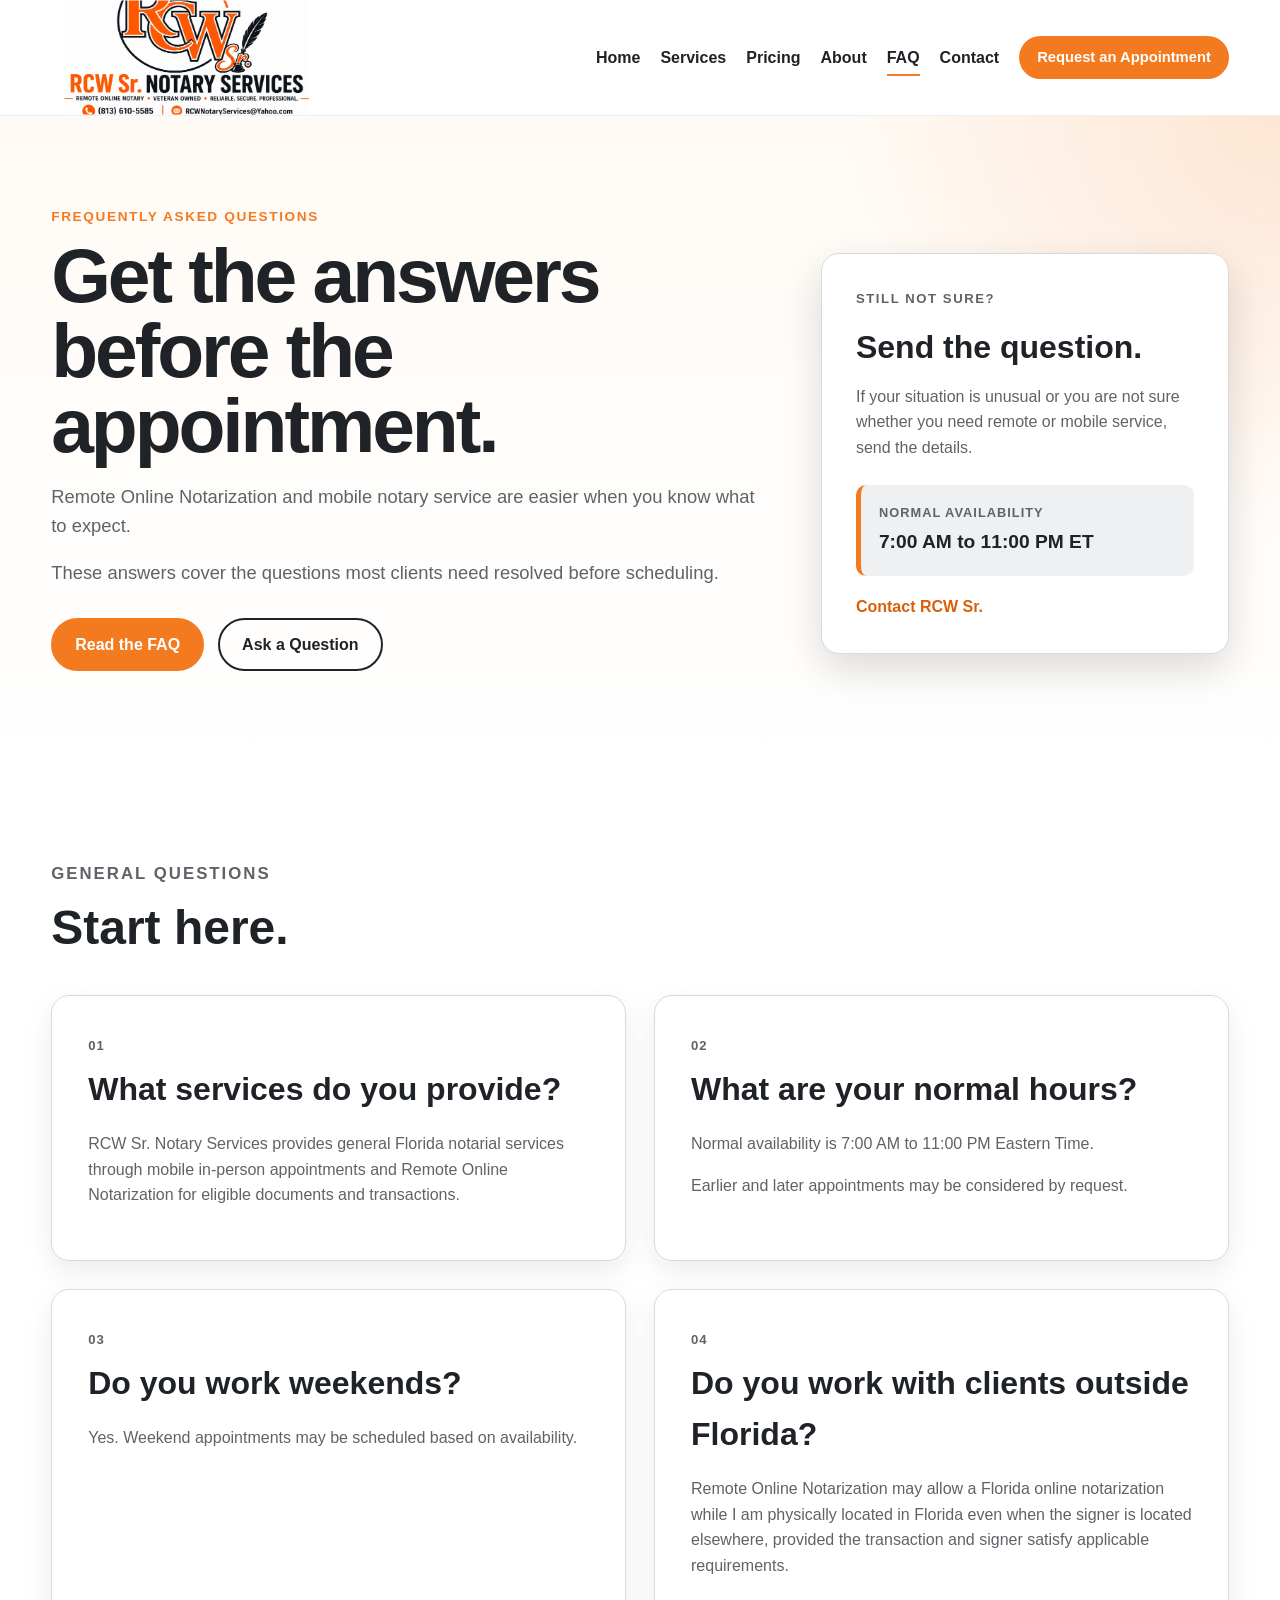
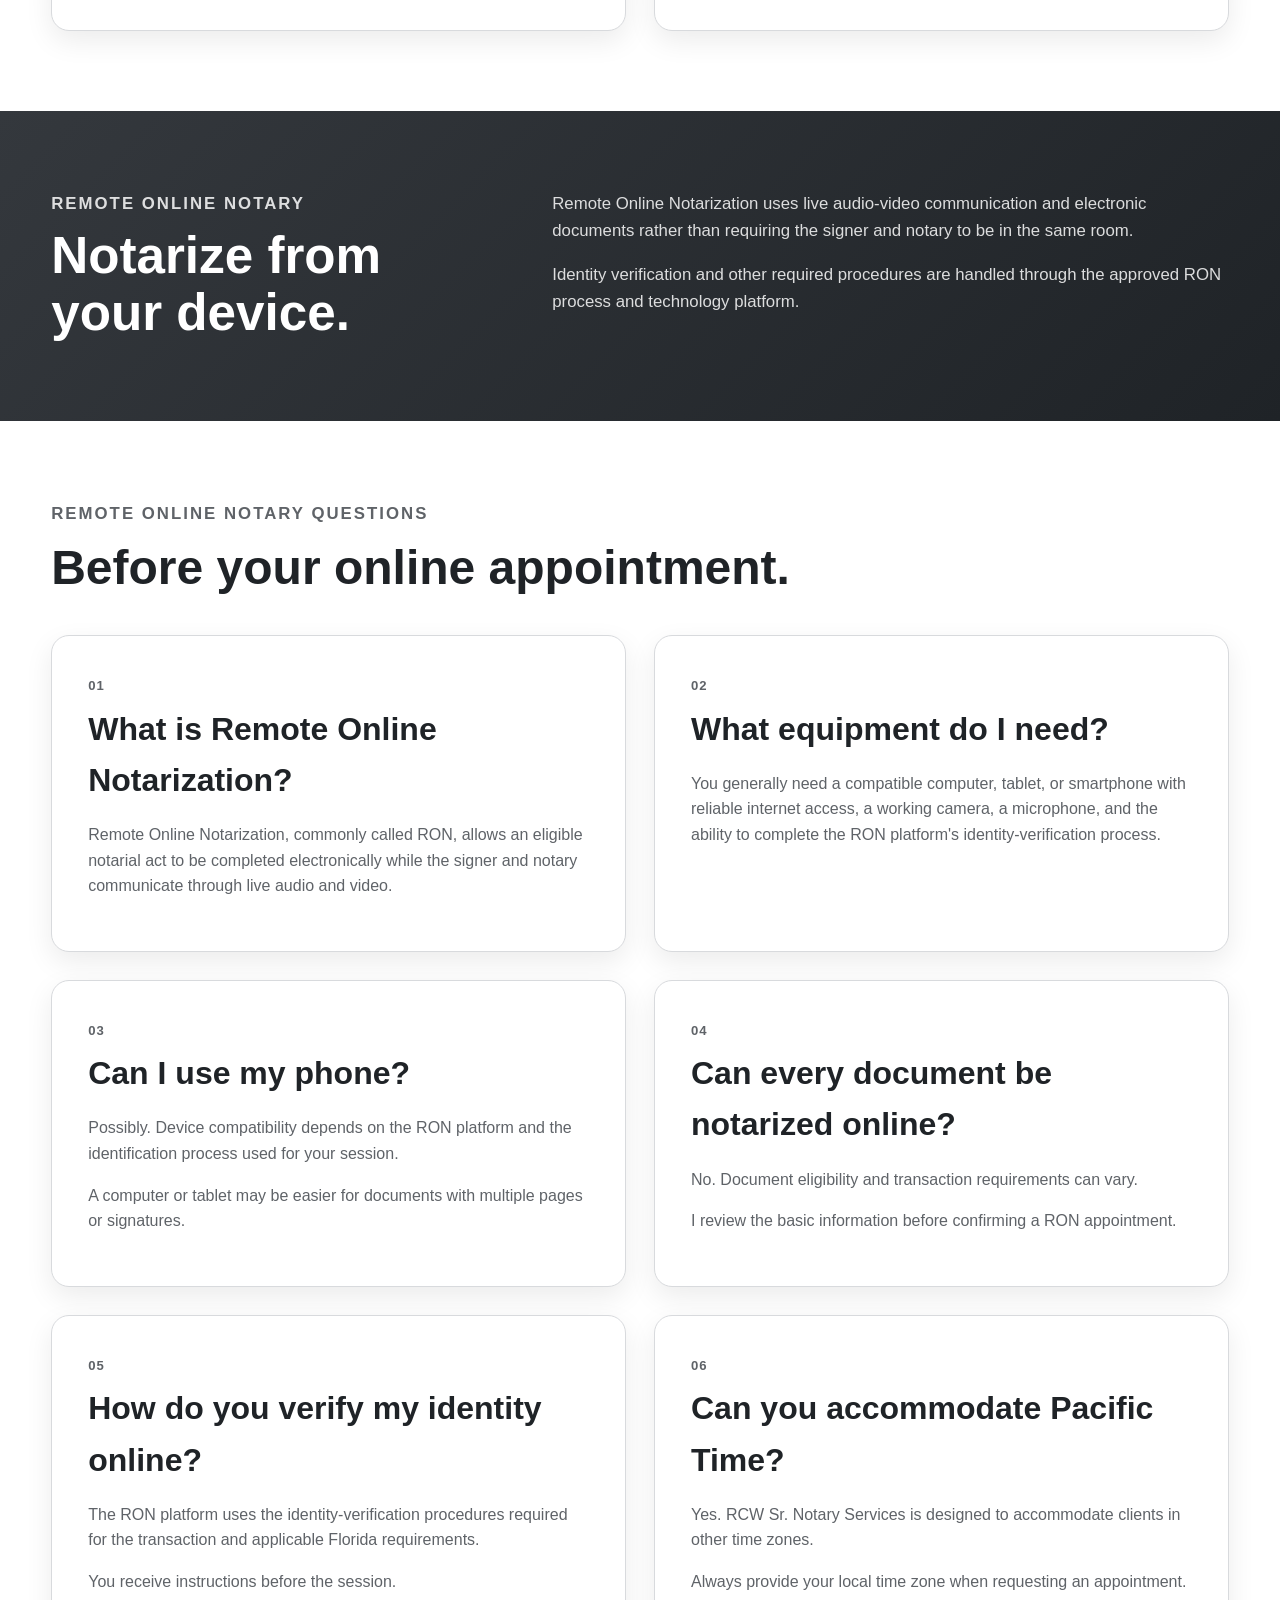
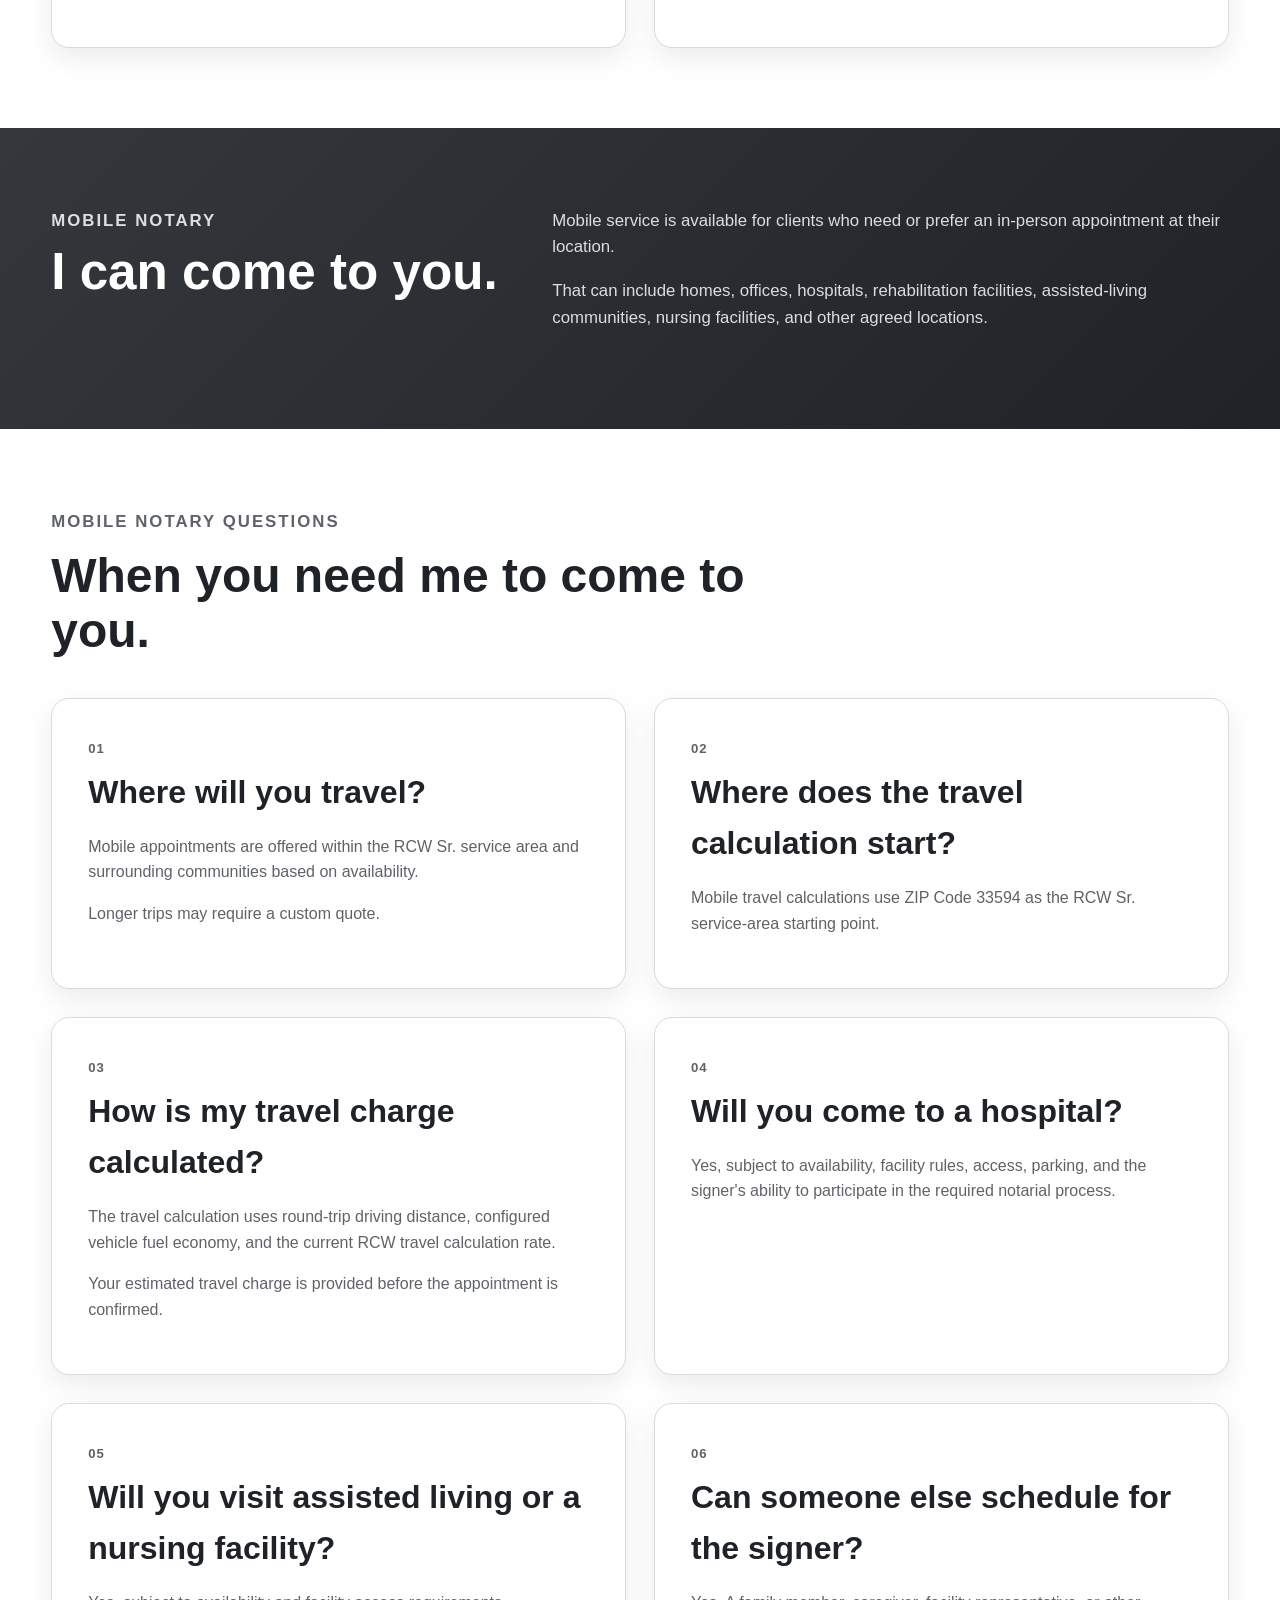
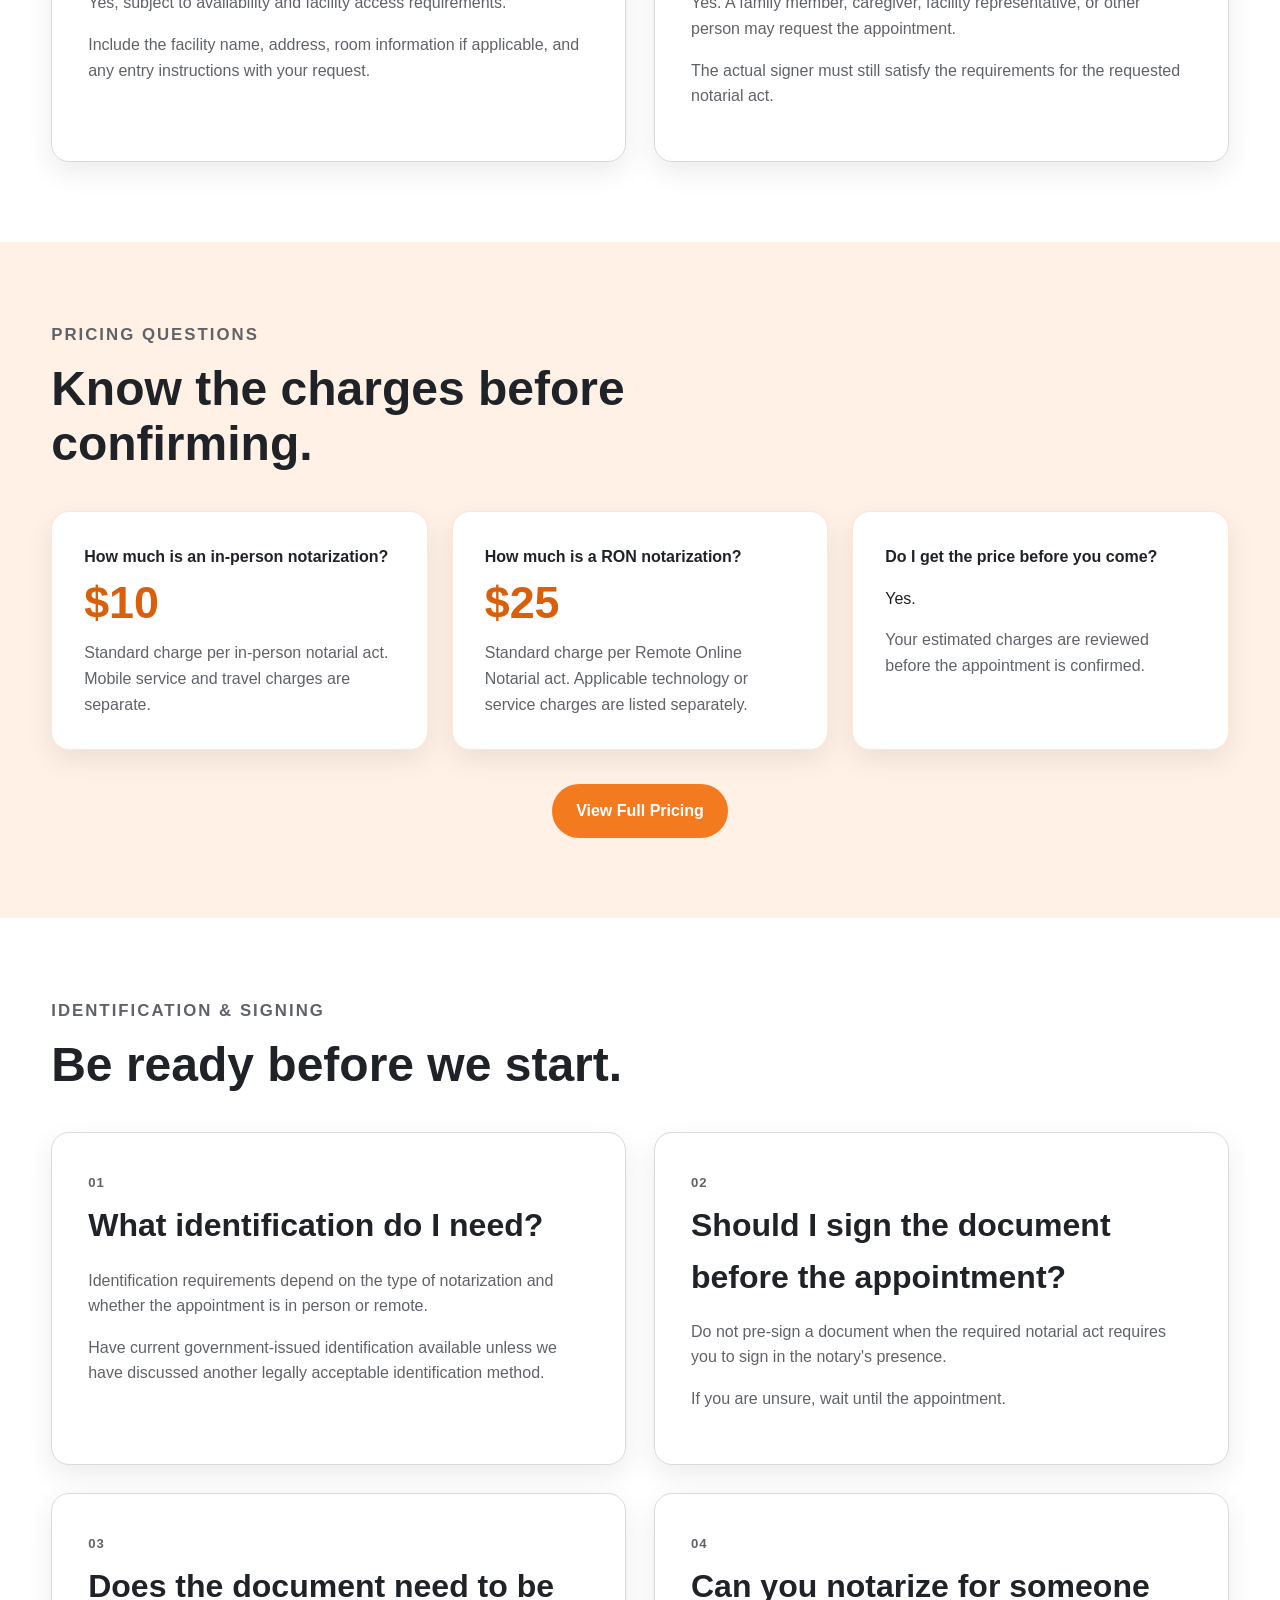
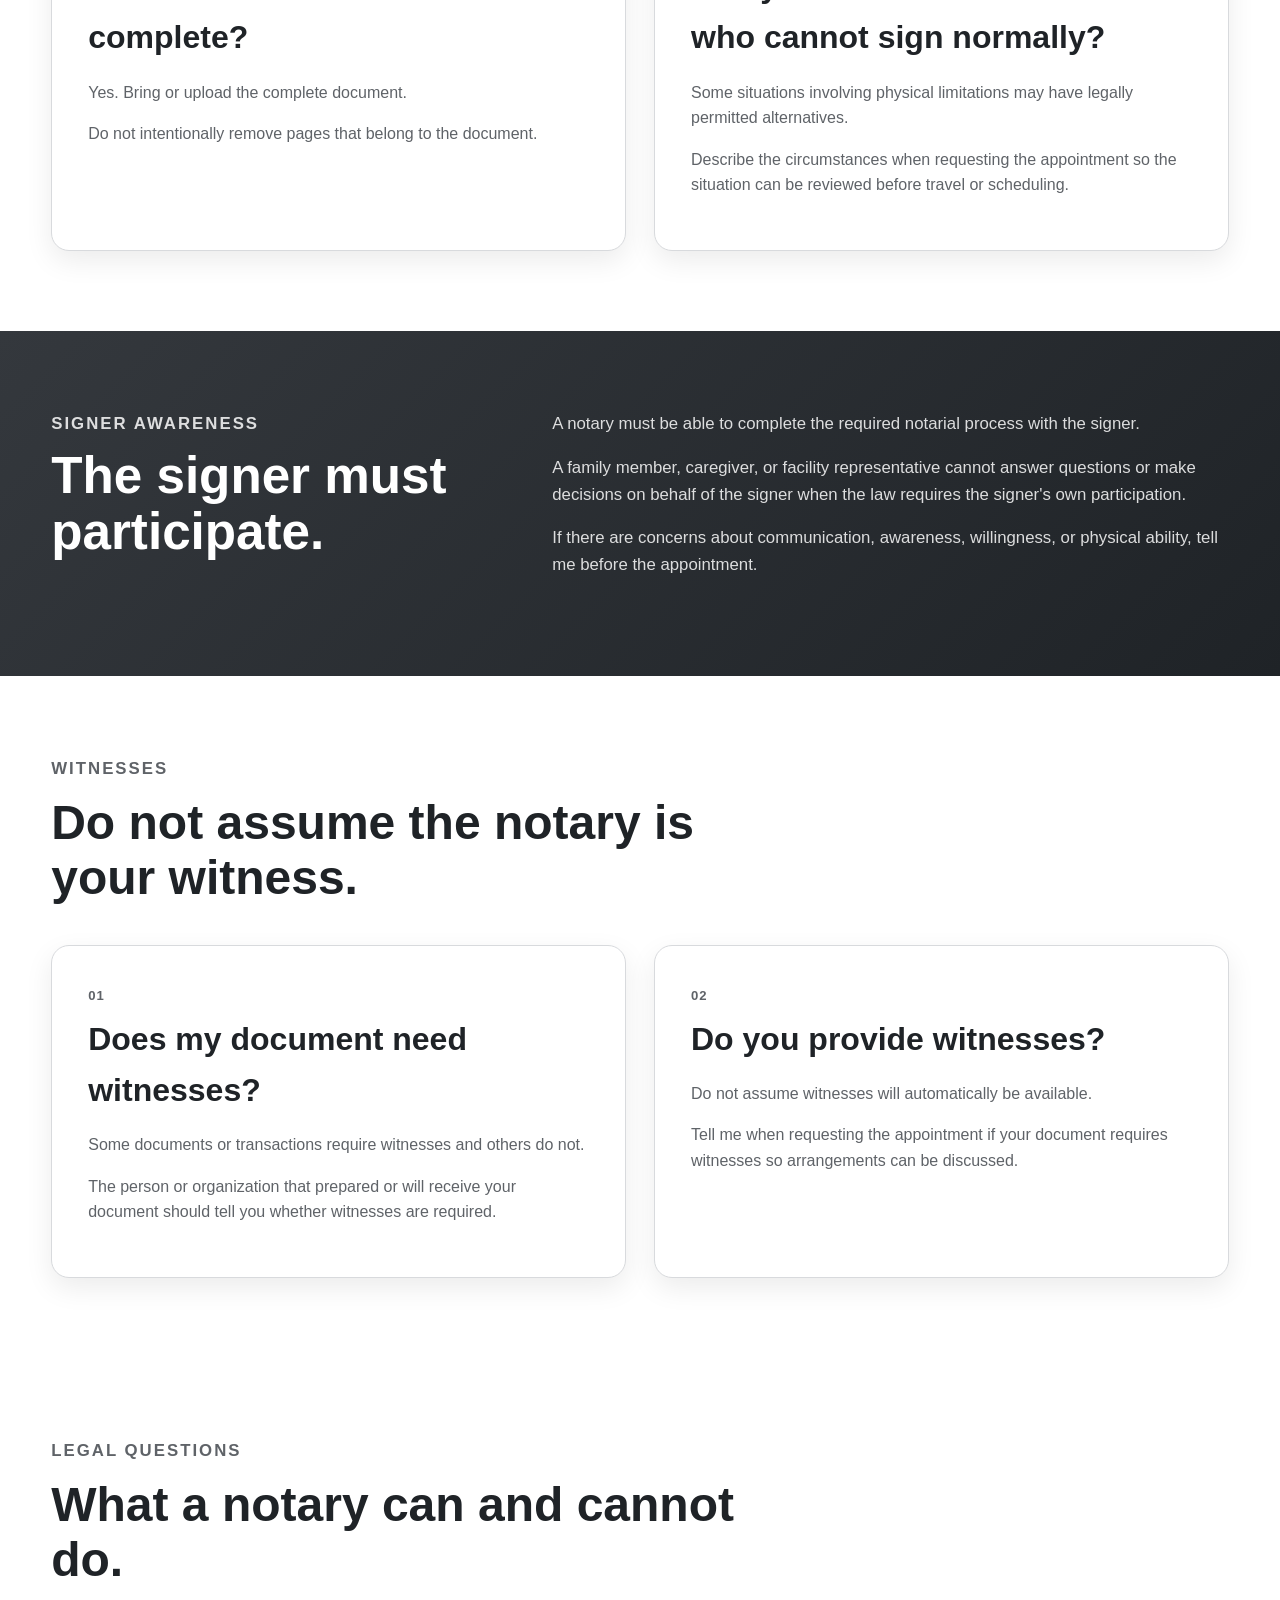
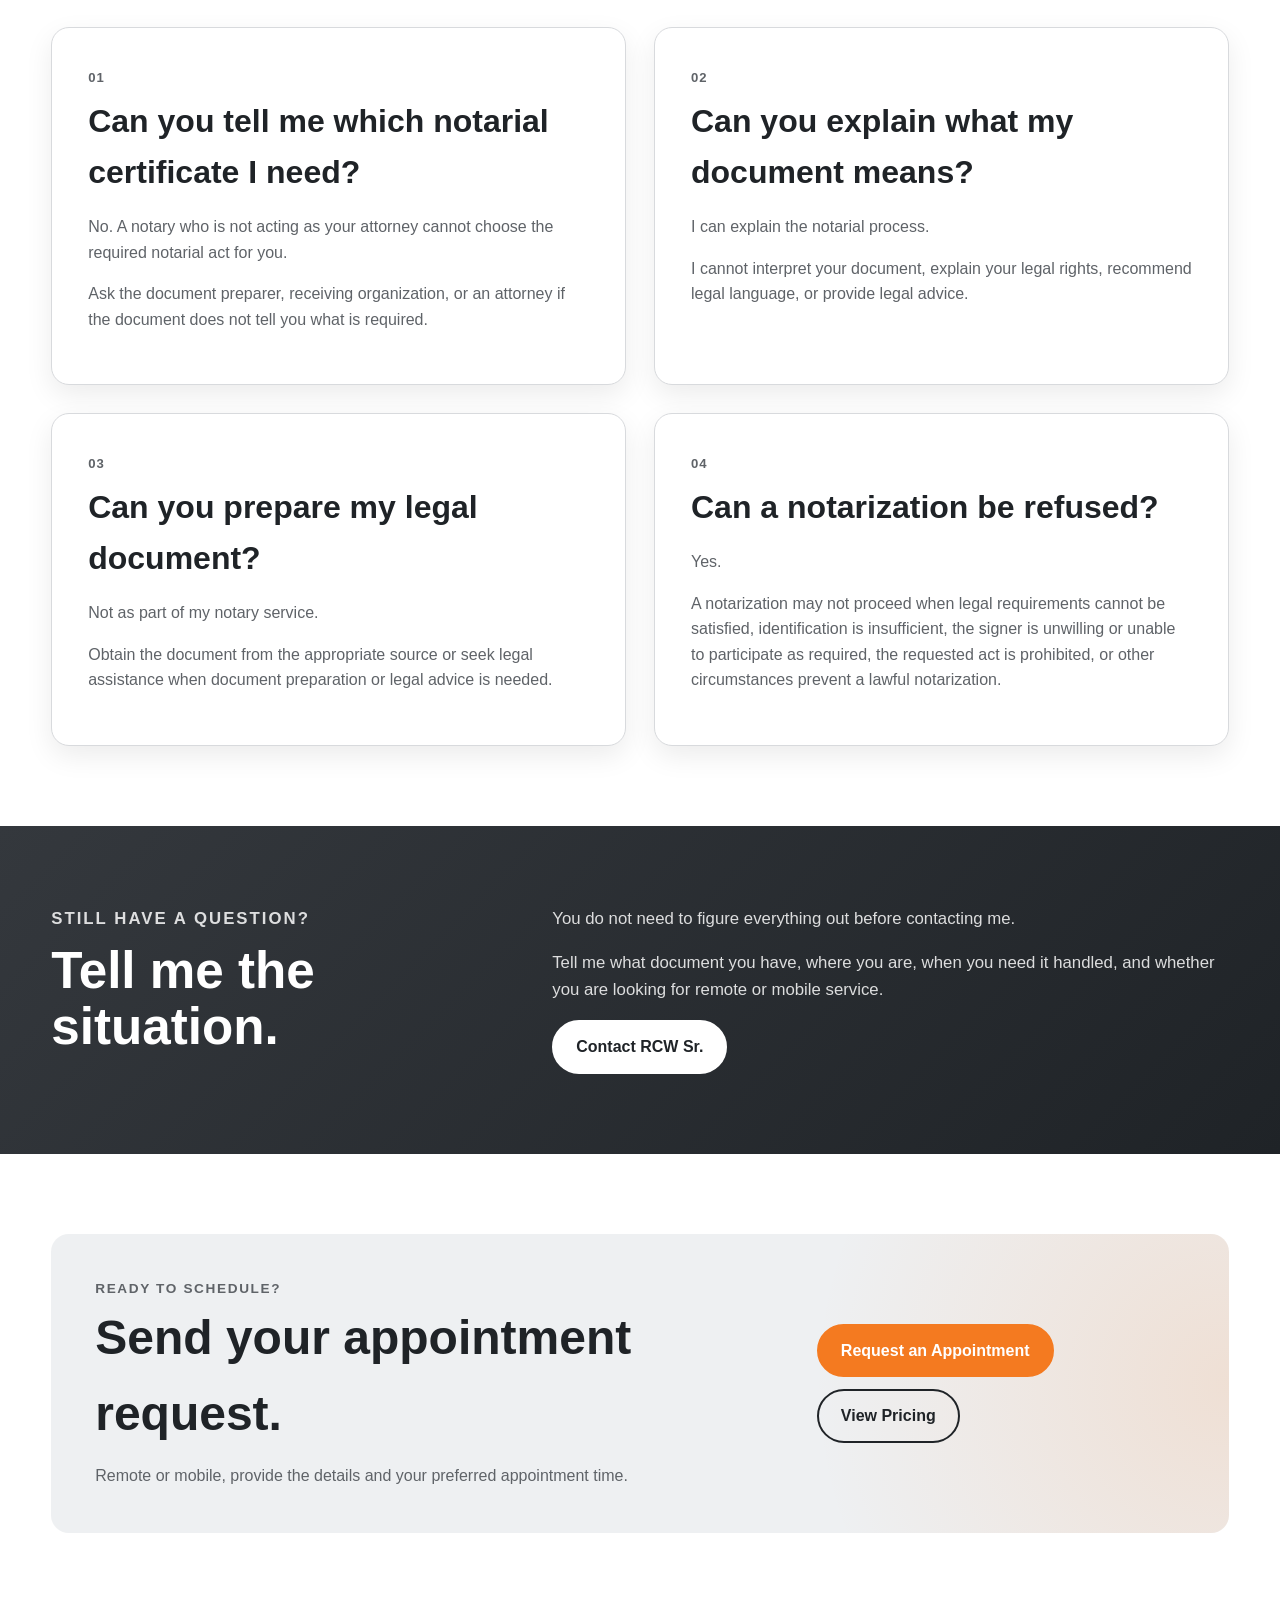
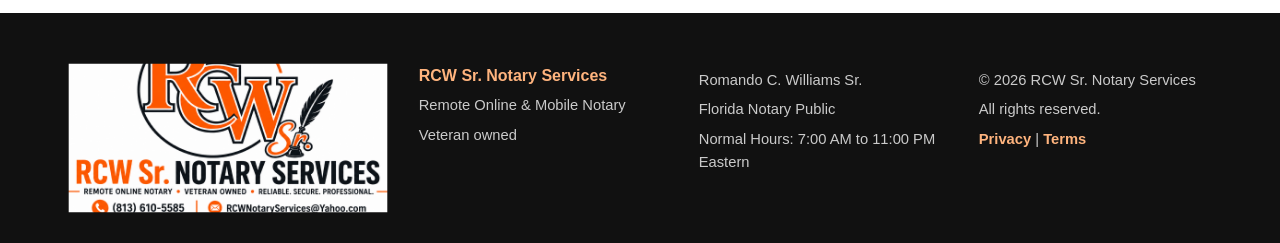
<file: docs/faq.html>
<!DOCTYPE html>
<html lang="en">
<head>
  <meta charset="UTF-8">

  <meta name="viewport" content="width=device-width, initial-scale=1.0">

  <meta
    name="description"
    content="Frequently asked questions about RCW Sr. Notary Services, Florida Remote Online Notary services, mobile notary appointments, identification, scheduling, pricing, witnesses, travel, and signer requirements."
  >

  <meta name="theme-color" content="#f47a20">

  <title>FAQ | RCW Sr. Notary Services</title>

  <link rel="stylesheet" href="assets/css/styles.css">

  <script src="assets/js/main.js" defer></script>
</head>

<body>

  <a class="skip-link" href="#main-content">
    Skip to main content
  </a>

  <header class="site-header">

    <div class="container header-inner">

      <a
        class="brand"
        href="index.html"
        aria-label="RCW Sr. Notary Services home"
      >
        <img
          src="assets/images/rcw-sr-logo-full.png"
          alt="RCW Sr. Notary Services logo"
          class="site-logo"
        >
      </a>

      <button
        class="menu-toggle"
        type="button"
        aria-expanded="false"
        aria-controls="primary-navigation"
      >
        <span class="sr-only">Open navigation menu</span>
        <span></span>
        <span></span>
        <span></span>
      </button>

      <nav
        id="primary-navigation"
        class="primary-nav"
        aria-label="Primary navigation"
      >
        <a href="index.html">Home</a>
        <a href="services.html">Services</a>
        <a href="pricing.html">Pricing</a>
        <a href="about.html">About</a>
        <a class="active" href="faq.html">FAQ</a>
        <a href="contact.html">Contact</a>

        <a
          class="button button-small"
          href="contact.html"
        >
          Request an Appointment
        </a>
      </nav>

    </div>

  </header>

  <main id="main-content">

    <section class="hero">

      <div class="container hero-grid">

        <div class="hero-copy">

          <p class="eyebrow">
            Frequently Asked Questions
          </p>

          <h1>
            Get the answers before the appointment.
          </h1>

          <p class="hero-text">
            Remote Online Notarization and mobile notary service are easier when you know what to expect.
          </p>

          <p class="hero-text">
            These answers cover the questions most clients need resolved before scheduling.
          </p>

          <div class="hero-actions">

            <a
              class="button"
              href="#general-questions"
            >
              Read the FAQ
            </a>

            <a
              class="button button-secondary"
              href="contact.html"
            >
              Ask a Question
            </a>

          </div>

        </div>

        <aside
          class="availability-card"
          aria-label="Need more help"
        >

          <p class="card-label">
            Still Not Sure?
          </p>

          <h2>
            Send the question.
          </h2>

          <p>
            If your situation is unusual or you are not sure whether you need remote or mobile service, send the details.
          </p>

          <div class="hours-box">

            <span>
              Normal Availability
            </span>

            <strong>
              7:00 AM to 11:00 PM ET
            </strong>

          </div>

          <a
            class="text-link"
            href="contact.html"
          >
            Contact RCW Sr.
          </a>

        </aside>

      </div>

    </section>

    <section
      id="general-questions"
      class="section"
    >

      <div class="container">

        <div class="section-heading">

          <p class="eyebrow">
            General Questions
          </p>

          <h2>
            Start here.
          </h2>

        </div>

        <div class="service-choice-grid">

          <article class="service-choice-card">

            <p class="service-number">01</p>

            <h3>
              What services do you provide?
            </h3>

            <p>
              RCW Sr. Notary Services provides general Florida notarial services through mobile in-person appointments and Remote Online Notarization for eligible documents and transactions.
            </p>

          </article>

          <article class="service-choice-card">

            <p class="service-number">02</p>

            <h3>
              What are your normal hours?
            </h3>

            <p>
              Normal availability is 7:00 AM to 11:00 PM Eastern Time.
            </p>

            <p>
              Earlier and later appointments may be considered by request.
            </p>

          </article>

          <article class="service-choice-card">

            <p class="service-number">03</p>

            <h3>
              Do you work weekends?
            </h3>

            <p>
              Yes. Weekend appointments may be scheduled based on availability.
            </p>

          </article>

          <article class="service-choice-card">

            <p class="service-number">04</p>

            <h3>
              Do you work with clients outside Florida?
            </h3>

            <p>
              Remote Online Notarization may allow a Florida online notarization while I am physically located in Florida even when the signer is located elsewhere, provided the transaction and signer satisfy applicable requirements.
            </p>

          </article>

        </div>

      </div>

    </section>

    <section class="section section-pewter">

      <div class="container mobile-highlight-grid">

        <div>

          <p class="eyebrow eyebrow-light">
            Remote Online Notary
          </p>

          <h2>
            Notarize from your device.
          </h2>

        </div>

        <div>

          <p>
            Remote Online Notarization uses live audio-video communication and electronic documents rather than requiring the signer and notary to be in the same room.
          </p>

          <p>
            Identity verification and other required procedures are handled through the approved RON process and technology platform.
          </p>

        </div>

      </div>

    </section>

    <section class="section">

      <div class="container">

        <div class="section-heading">

          <p class="eyebrow">
            Remote Online Notary Questions
          </p>

          <h2>
            Before your online appointment.
          </h2>

        </div>

        <div class="service-choice-grid">

          <article class="service-choice-card">

            <p class="service-number">01</p>

            <h3>
              What is Remote Online Notarization?
            </h3>

            <p>
              Remote Online Notarization, commonly called RON, allows an eligible notarial act to be completed electronically while the signer and notary communicate through live audio and video.
            </p>

          </article>

          <article class="service-choice-card">

            <p class="service-number">02</p>

            <h3>
              What equipment do I need?
            </h3>

            <p>
              You generally need a compatible computer, tablet, or smartphone with reliable internet access, a working camera, a microphone, and the ability to complete the RON platform's identity-verification process.
            </p>

          </article>

          <article class="service-choice-card">

            <p class="service-number">03</p>

            <h3>
              Can I use my phone?
            </h3>

            <p>
              Possibly. Device compatibility depends on the RON platform and the identification process used for your session.
            </p>

            <p>
              A computer or tablet may be easier for documents with multiple pages or signatures.
            </p>

          </article>

          <article class="service-choice-card">

            <p class="service-number">04</p>

            <h3>
              Can every document be notarized online?
            </h3>

            <p>
              No. Document eligibility and transaction requirements can vary.
            </p>

            <p>
              I review the basic information before confirming a RON appointment.
            </p>

          </article>

          <article class="service-choice-card">

            <p class="service-number">05</p>

            <h3>
              How do you verify my identity online?
            </h3>

            <p>
              The RON platform uses the identity-verification procedures required for the transaction and applicable Florida requirements.
            </p>

            <p>
              You receive instructions before the session.
            </p>

          </article>

          <article class="service-choice-card">

            <p class="service-number">06</p>

            <h3>
              Can you accommodate Pacific Time?
            </h3>

            <p>
              Yes. RCW Sr. Notary Services is designed to accommodate clients in other time zones.
            </p>

            <p>
              Always provide your local time zone when requesting an appointment.
            </p>

          </article>

        </div>

      </div>

    </section>

    <section class="section section-pewter">

      <div class="container mobile-highlight-grid">

        <div>

          <p class="eyebrow eyebrow-light">
            Mobile Notary
          </p>

          <h2>
            I can come to you.
          </h2>

        </div>

        <div>

          <p>
            Mobile service is available for clients who need or prefer an in-person appointment at their location.
          </p>

          <p>
            That can include homes, offices, hospitals, rehabilitation facilities, assisted-living communities, nursing facilities, and other agreed locations.
          </p>

        </div>

      </div>

    </section>

    <section class="section">

      <div class="container">

        <div class="section-heading">

          <p class="eyebrow">
            Mobile Notary Questions
          </p>

          <h2>
            When you need me to come to you.
          </h2>

        </div>

        <div class="service-choice-grid">

          <article class="service-choice-card">

            <p class="service-number">01</p>

            <h3>
              Where will you travel?
            </h3>

            <p>
              Mobile appointments are offered within the RCW Sr. service area and surrounding communities based on availability.
            </p>

            <p>
              Longer trips may require a custom quote.
            </p>

          </article>

          <article class="service-choice-card">

            <p class="service-number">02</p>

            <h3>
              Where does the travel calculation start?
            </h3>

            <p>
              Mobile travel calculations use ZIP Code 33594 as the RCW Sr. service-area starting point.
            </p>

          </article>

          <article class="service-choice-card">

            <p class="service-number">03</p>

            <h3>
              How is my travel charge calculated?
            </h3>

            <p>
              The travel calculation uses round-trip driving distance, configured vehicle fuel economy, and the current RCW travel calculation rate.
            </p>

            <p>
              Your estimated travel charge is provided before the appointment is confirmed.
            </p>

          </article>

          <article class="service-choice-card">

            <p class="service-number">04</p>

            <h3>
              Will you come to a hospital?
            </h3>

            <p>
              Yes, subject to availability, facility rules, access, parking, and the signer's ability to participate in the required notarial process.
            </p>

          </article>

          <article class="service-choice-card">

            <p class="service-number">05</p>

            <h3>
              Will you visit assisted living or a nursing facility?
            </h3>

            <p>
              Yes, subject to availability and facility access requirements.
            </p>

            <p>
              Include the facility name, address, room information if applicable, and any entry instructions with your request.
            </p>

          </article>

          <article class="service-choice-card">

            <p class="service-number">06</p>

            <h3>
              Can someone else schedule for the signer?
            </h3>

            <p>
              Yes. A family member, caregiver, facility representative, or other person may request the appointment.
            </p>

            <p>
              The actual signer must still satisfy the requirements for the requested notarial act.
            </p>

          </article>

        </div>

      </div>

    </section>

    <section class="pricing-preview">

      <div class="container">

        <div class="section-heading">

          <p class="eyebrow">
            Pricing Questions
          </p>

          <h2>
            Know the charges before confirming.
          </h2>

        </div>

        <div class="pricing-preview-grid">

          <article class="price-card">

            <p class="price-label">
              How much is an in-person notarization?
            </p>

            <p class="price">
              $10
            </p>

            <p>
              Standard charge per in-person notarial act.
              Mobile service and travel charges are separate.
            </p>

          </article>

          <article class="price-card">

            <p class="price-label">
              How much is a RON notarization?
            </p>

            <p class="price">
              $25
            </p>

            <p>
              Standard charge per Remote Online Notarial act.
              Applicable technology or service charges are listed separately.
            </p>

          </article>

          <article class="price-card">

            <p class="price-label">
              Do I get the price before you come?
            </p>

            <p>
              Yes.
            </p>

            <p>
              Your estimated charges are reviewed before the appointment is confirmed.
            </p>

          </article>

        </div>

        <div class="center-button">

          <a
            class="button"
            href="pricing.html"
          >
            View Full Pricing
          </a>

        </div>

      </div>

    </section>

    <section class="section">

      <div class="container">

        <div class="section-heading">

          <p class="eyebrow">
            Identification & Signing
          </p>

          <h2>
            Be ready before we start.
          </h2>

        </div>

        <div class="service-choice-grid">

          <article class="service-choice-card">

            <p class="service-number">01</p>

            <h3>
              What identification do I need?
            </h3>

            <p>
              Identification requirements depend on the type of notarization and whether the appointment is in person or remote.
            </p>

            <p>
              Have current government-issued identification available unless we have discussed another legally acceptable identification method.
            </p>

          </article>

          <article class="service-choice-card">

            <p class="service-number">02</p>

            <h3>
              Should I sign the document before the appointment?
            </h3>

            <p>
              Do not pre-sign a document when the required notarial act requires you to sign in the notary's presence.
            </p>

            <p>
              If you are unsure, wait until the appointment.
            </p>

          </article>

          <article class="service-choice-card">

            <p class="service-number">03</p>

            <h3>
              Does the document need to be complete?
            </h3>

            <p>
              Yes. Bring or upload the complete document.
            </p>

            <p>
              Do not intentionally remove pages that belong to the document.
            </p>

          </article>

          <article class="service-choice-card">

            <p class="service-number">04</p>

            <h3>
              Can you notarize for someone who cannot sign normally?
            </h3>

            <p>
              Some situations involving physical limitations may have legally permitted alternatives.
            </p>

            <p>
              Describe the circumstances when requesting the appointment so the situation can be reviewed before travel or scheduling.
            </p>

          </article>

        </div>

      </div>

    </section>

    <section class="section section-pewter">

      <div class="container mobile-highlight-grid">

        <div>

          <p class="eyebrow eyebrow-light">
            Signer Awareness
          </p>

          <h2>
            The signer must participate.
          </h2>

        </div>

        <div>

          <p>
            A notary must be able to complete the required notarial process with the signer.
          </p>

          <p>
            A family member, caregiver, or facility representative cannot answer questions or make decisions on behalf of the signer when the law requires the signer's own participation.
          </p>

          <p>
            If there are concerns about communication, awareness, willingness, or physical ability, tell me before the appointment.
          </p>

        </div>

      </div>

    </section>

    <section class="section">

      <div class="container">

        <div class="section-heading">

          <p class="eyebrow">
            Witnesses
          </p>

          <h2>
            Do not assume the notary is your witness.
          </h2>

        </div>

        <div class="service-choice-grid">

          <article class="service-choice-card">

            <p class="service-number">01</p>

            <h3>
              Does my document need witnesses?
            </h3>

            <p>
              Some documents or transactions require witnesses and others do not.
            </p>

            <p>
              The person or organization that prepared or will receive your document should tell you whether witnesses are required.
            </p>

          </article>

          <article class="service-choice-card">

            <p class="service-number">02</p>

            <h3>
              Do you provide witnesses?
            </h3>

            <p>
              Do not assume witnesses will automatically be available.
            </p>

            <p>
              Tell me when requesting the appointment if your document requires witnesses so arrangements can be discussed.
            </p>

          </article>

        </div>

      </div>

    </section>

    <section class="section">

      <div class="container">

        <div class="section-heading">

          <p class="eyebrow">
            Legal Questions
          </p>

          <h2>
            What a notary can and cannot do.
          </h2>

        </div>

        <div class="service-choice-grid">

          <article class="service-choice-card">

            <p class="service-number">01</p>

            <h3>
              Can you tell me which notarial certificate I need?
            </h3>

            <p>
              No. A notary who is not acting as your attorney cannot choose the required notarial act for you.
            </p>

            <p>
              Ask the document preparer, receiving organization, or an attorney if the document does not tell you what is required.
            </p>

          </article>

          <article class="service-choice-card">

            <p class="service-number">02</p>

            <h3>
              Can you explain what my document means?
            </h3>

            <p>
              I can explain the notarial process.
            </p>

            <p>
              I cannot interpret your document, explain your legal rights, recommend legal language, or provide legal advice.
            </p>

          </article>

          <article class="service-choice-card">

            <p class="service-number">03</p>

            <h3>
              Can you prepare my legal document?
            </h3>

            <p>
              Not as part of my notary service.
            </p>

            <p>
              Obtain the document from the appropriate source or seek legal assistance when document preparation or legal advice is needed.
            </p>

          </article>

          <article class="service-choice-card">

            <p class="service-number">04</p>

            <h3>
              Can a notarization be refused?
            </h3>

            <p>
              Yes.
            </p>

            <p>
              A notarization may not proceed when legal requirements cannot be satisfied, identification is insufficient, the signer is unwilling or unable to participate as required, the requested act is prohibited, or other circumstances prevent a lawful notarization.
            </p>

          </article>

        </div>

      </div>

    </section>

    <section class="section section-pewter">

      <div class="container mobile-highlight-grid">

        <div>

          <p class="eyebrow eyebrow-light">
            Still Have a Question?
          </p>

          <h2>
            Tell me the situation.
          </h2>

        </div>

        <div>

          <p>
            You do not need to figure everything out before contacting me.
          </p>

          <p>
            Tell me what document you have, where you are, when you need it handled, and whether you are looking for remote or mobile service.
          </p>

          <a
            class="button button-light"
            href="contact.html"
          >
            Contact RCW Sr.
          </a>

        </div>

      </div>

    </section>

    <section class="section final-cta">

      <div class="container final-cta-inner">

        <div>

          <p class="eyebrow">
            Ready to Schedule?
          </p>

          <h2>
            Send your appointment request.
          </h2>

          <p>
            Remote or mobile, provide the details and your preferred appointment time.
          </p>

        </div>

        <div class="final-cta-actions">

          <a
            class="button"
            href="contact.html"
          >
            Request an Appointment
          </a>

          <a
            class="button button-secondary"
            href="pricing.html"
          >
            View Pricing
          </a>

        </div>

      </div>

    </section>

  </main>

  <footer class="site-footer">

    <div class="container footer-grid">

      <div>

        <img
          src="assets/images/rcw-sr-logo-full.png"
          alt="RCW Sr. Notary Services"
          class="footer-logo"
        >

      </div>

      <div>

        <strong>
          RCW Sr. Notary Services
        </strong>

        <p>
          Remote Online & Mobile Notary
        </p>

        <p>
          Veteran owned
        </p>

      </div>

      <div>

        <p>
          Romando C. Williams Sr.
        </p>

        <p>
          Florida Notary Public
        </p>

        <p>
          Normal Hours:
          7:00 AM to 11:00 PM Eastern
        </p>

      </div>

      <div>

        <p>
          &copy;
          <span id="current-year"></span>
          RCW Sr. Notary Services
        </p>

        <p>
          All rights reserved.
        </p>

        <p>
          <a href="privacy.html">Privacy</a>
          |
          <a href="terms.html">Terms</a>
        </p>

      </div>

    </div>

  </footer>

</body>
</html>
</file>
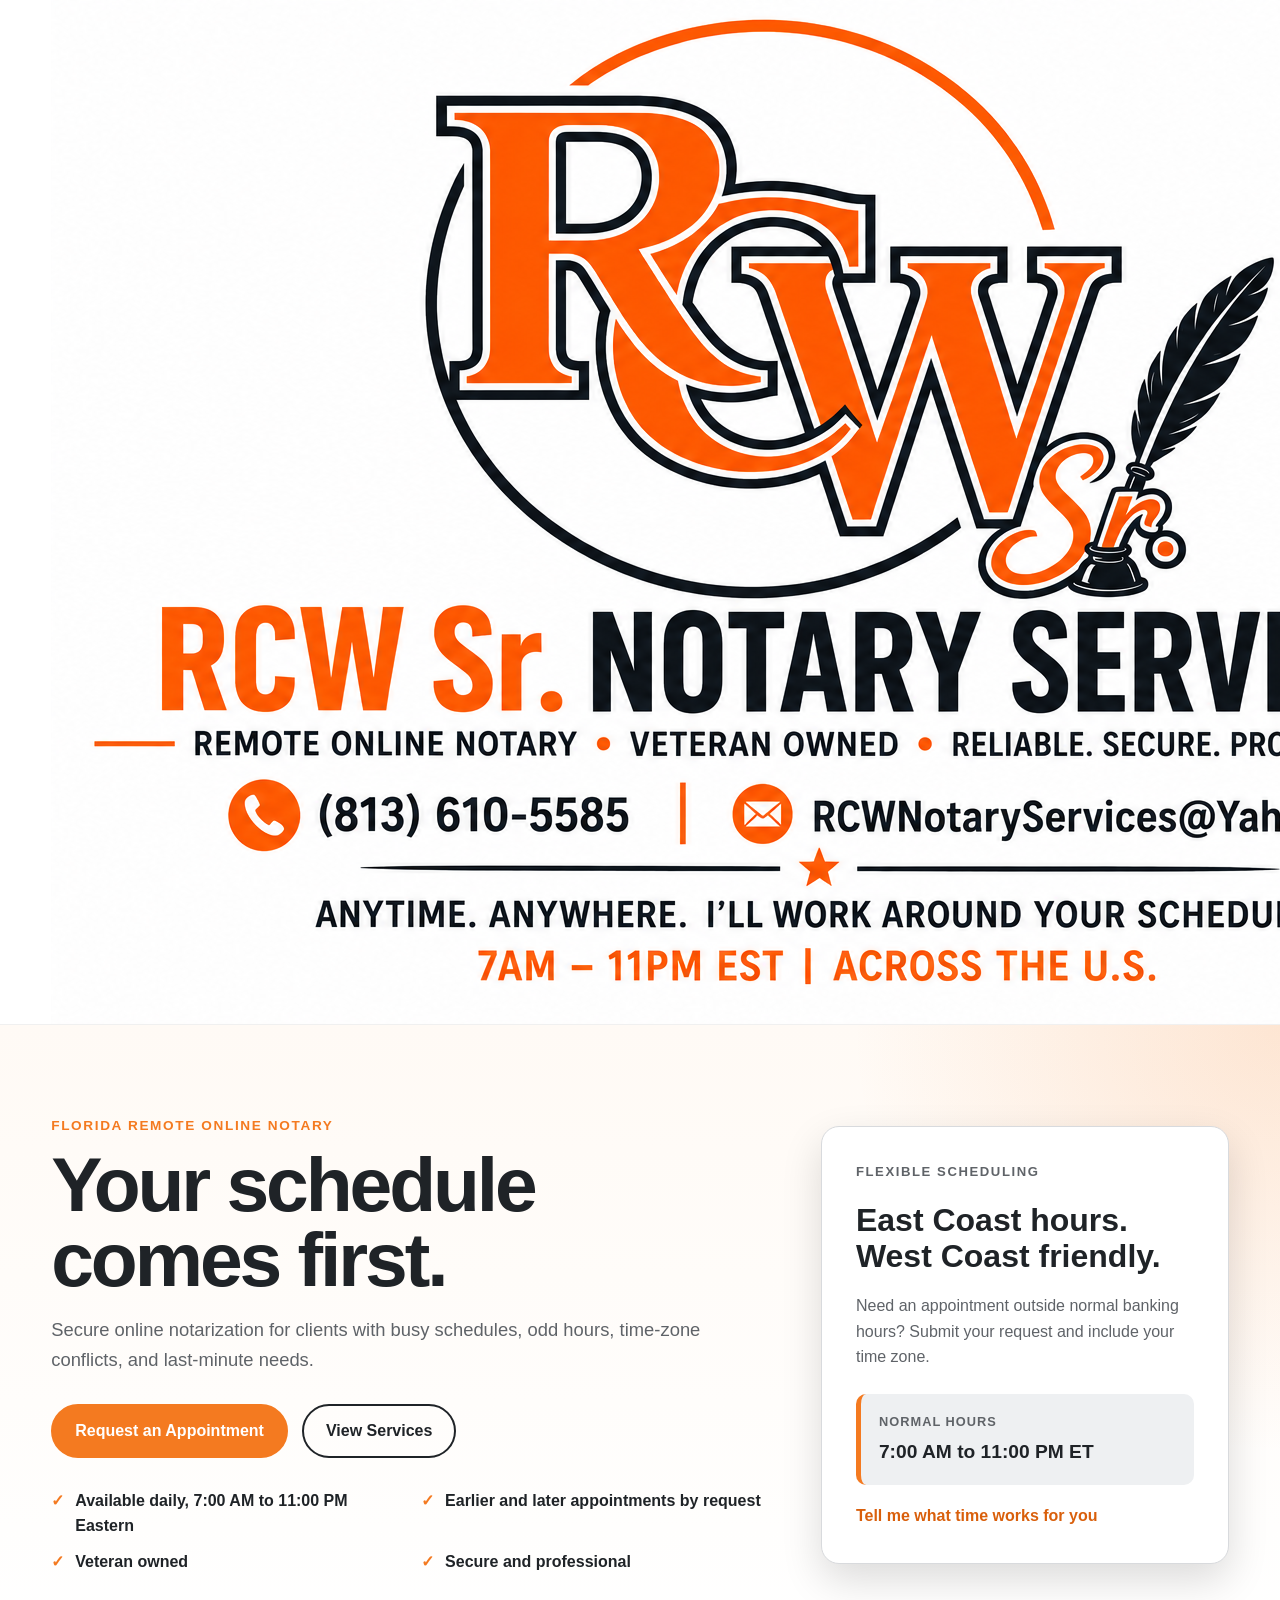
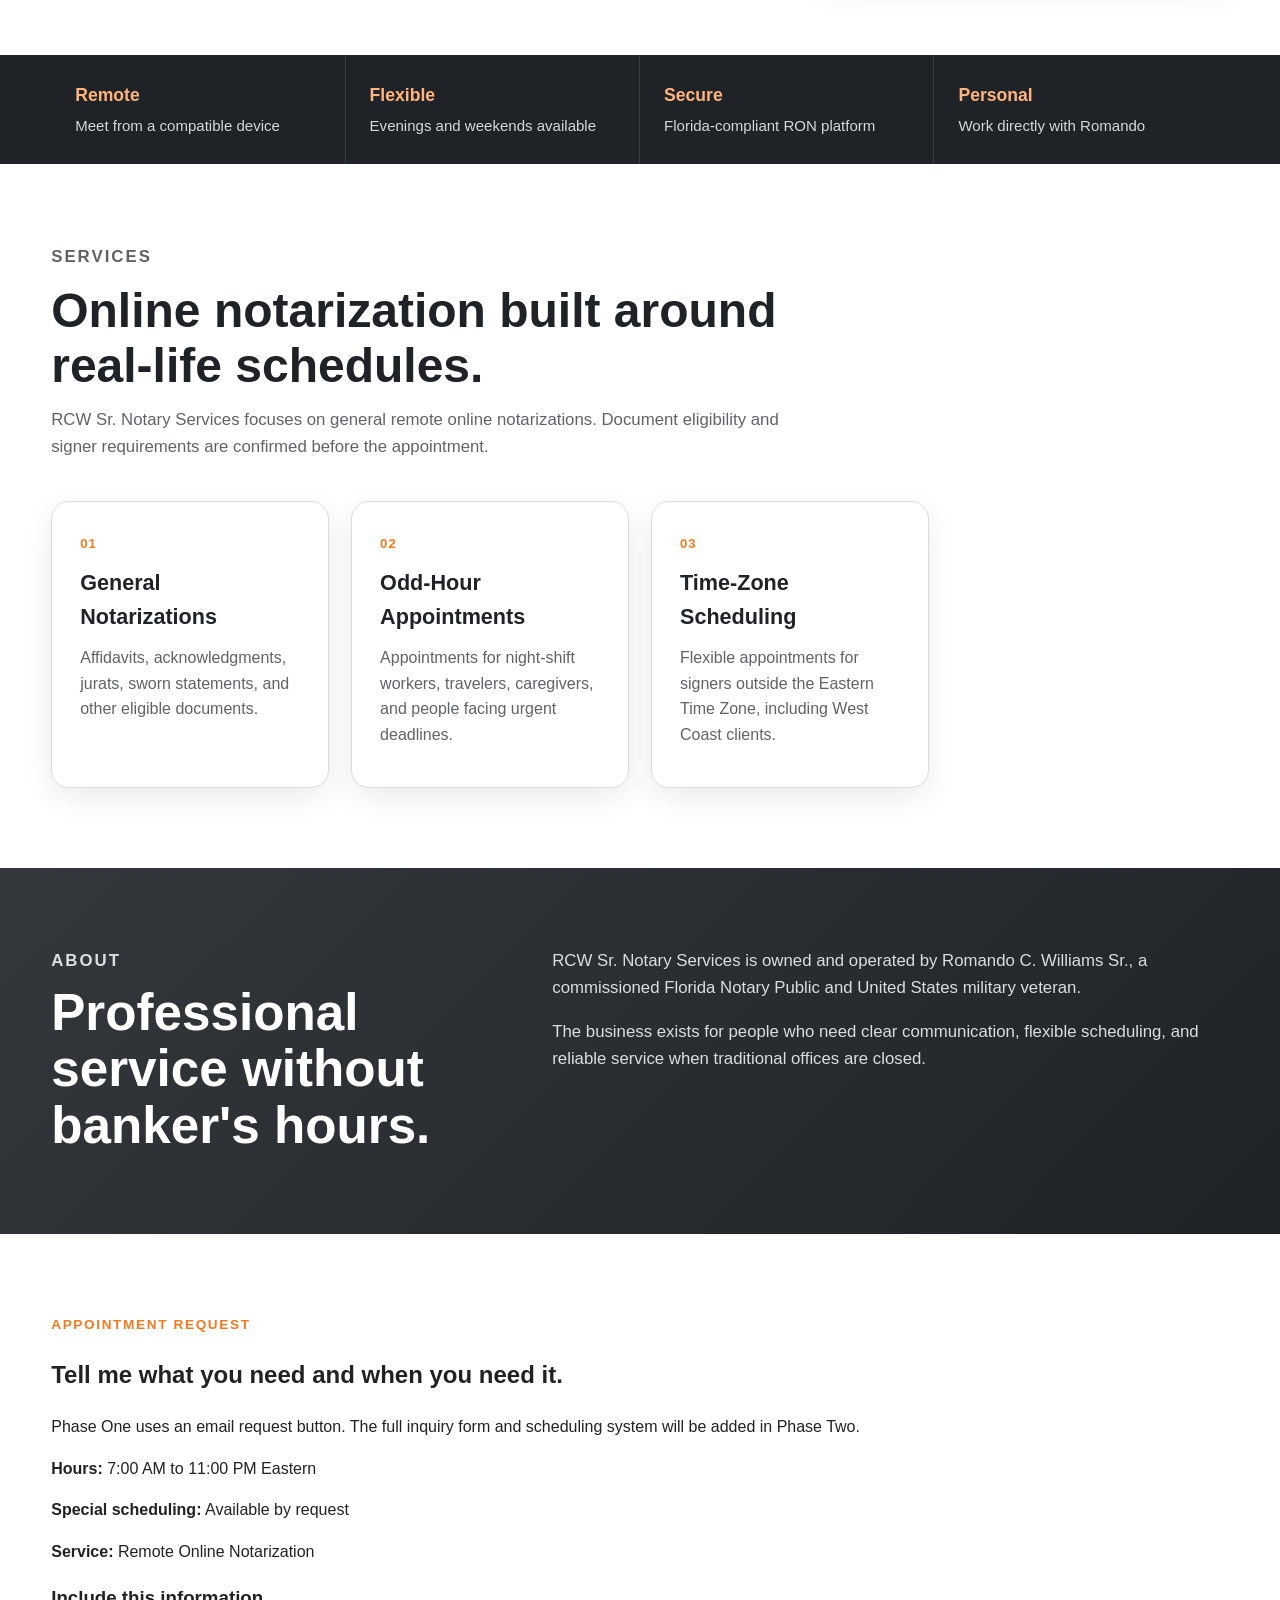
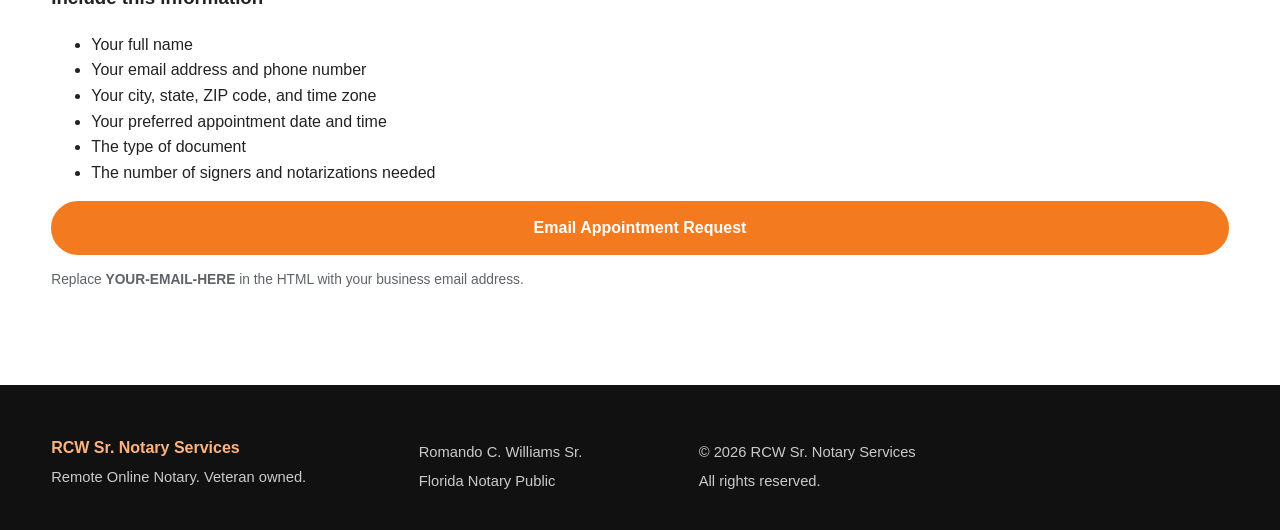
<file: docs/indes.html>
<!DOCTYPE html>
<html lang="en">
<head>
  <meta charset="UTF-8">
  <meta name="viewport" content="width=device-width, initial-scale=1.0">
  <meta name="description" content="RCW Sr. Notary Services provides secure Florida remote online notarization with flexible scheduling from 7:00 AM to 11:00 PM Eastern Time.">
  <meta name="theme-color" content="#f47a20">

  <title>RCW Sr. Notary Services | Florida Remote Online Notary</title>

  <link rel="stylesheet" href="assets/css/styles.css">
  <script src="assets/js/main.js" defer></script>
</head>
<body>
  <a class="skip-link" href="#main-content">Skip to main content</a>

  <header class="site-header">
    <div class="container header-inner">
      <a class="brand" href="index.html" aria-label="RCW Sr. Notary Services home">
        <img
          src="assets/images/rcw-sr-logo-full.png"
          alt="RCW Sr. Notary Services logo"
          class="brand-logo"
        >
      </a>

      <button
        class="menu-toggle"
        type="button"
        aria-expanded="false"
        aria-controls="primary-navigation"
      >
        <span class="sr-only">Open navigation menu</span>
        <span></span>
        <span></span>
        <span></span>
      </button>

      <nav id="primary-navigation" class="primary-nav" aria-label="Primary navigation">
        <a class="active" href="index.html">Home</a>
        <a href="#services">Services</a>
        <a href="#about">About</a>
        <a href="#contact">Contact</a>
        <a class="button button-small" href="#contact">Request an Appointment</a>
      </nav>
    </div>
  </header>

  <main id="main-content">
    <section class="hero">
      <div class="container hero-grid">
        <div class="hero-copy">
          <p class="eyebrow">Florida Remote Online Notary</p>
          <h1>Your schedule comes first.</h1>
          <p class="hero-text">
            Secure online notarization for clients with busy schedules, odd hours,
            time-zone conflicts, and last-minute needs.
          </p>

          <div class="hero-actions">
            <a class="button" href="#contact">Request an Appointment</a>
            <a class="button button-secondary" href="#services">View Services</a>
          </div>

          <ul class="hero-facts" aria-label="Business highlights">
            <li>Available daily, 7:00 AM to 11:00 PM Eastern</li>
            <li>Earlier and later appointments by request</li>
            <li>Veteran owned</li>
            <li>Secure and professional</li>
          </ul>
        </div>

        <aside class="availability-card" aria-label="Availability details">
          <p class="card-label">Flexible Scheduling</p>
          <h2>East Coast hours. West Coast friendly.</h2>
          <p>
            Need an appointment outside normal banking hours? Submit your request
            and include your time zone.
          </p>
          <div class="hours-box">
            <span>Normal hours</span>
            <strong>7:00 AM to 11:00 PM ET</strong>
          </div>
          <a class="text-link" href="#contact">Tell me what time works for you</a>
        </aside>
      </div>
    </section>

    <section class="trust-strip" aria-label="Service promises">
      <div class="container trust-grid">
        <div>
          <strong>Remote</strong>
          <span>Meet from a compatible device</span>
        </div>
        <div>
          <strong>Flexible</strong>
          <span>Evenings and weekends available</span>
        </div>
        <div>
          <strong>Secure</strong>
          <span>Florida-compliant RON platform</span>
        </div>
        <div>
          <strong>Personal</strong>
          <span>Work directly with Romando</span>
        </div>
      </div>
    </section>

    <section id="services" class="section">
      <div class="container">
        <div class="section-heading">
          <p class="eyebrow">Services</p>
          <h2>Online notarization built around real-life schedules.</h2>
          <p>
            RCW Sr. Notary Services focuses on general remote online notarizations.
            Document eligibility and signer requirements are confirmed before the appointment.
          </p>
        </div>

        <div class="card-grid">
          <article class="service-card">
            <span class="service-number">01</span>
            <h3>General Notarizations</h3>
            <p>Affidavits, acknowledgments, jurats, sworn statements, and other eligible documents.</p>
          </article>

          <article class="service-card">
            <span class="service-number">02</span>
            <h3>Odd-Hour Appointments</h3>
            <p>Appointments for night-shift workers, travelers, caregivers, and people facing urgent deadlines.</p>
          </article>

          <article class="service-card">
            <span class="service-number">03</span>
            <h3>Time-Zone Scheduling</h3>
            <p>Flexible appointments for signers outside the Eastern Time Zone, including West Coast clients.</p>
          </article>
        </div>
      </div>
    </section>

    <section id="about" class="section section-pewter">
      <div class="container about-grid">
        <div>
          <p class="eyebrow eyebrow-light">About</p>
          <h2>Professional service without banker's hours.</h2>
        </div>
        <div>
          <p>
            RCW Sr. Notary Services is owned and operated by Romando C. Williams Sr.,
            a commissioned Florida Notary Public and United States military veteran.
          </p>
          <p>
            The business exists for people who need clear communication, flexible scheduling,
            and reliable service when traditional offices are closed.
          </p>
        </div>
      </div>
    </section>

    <section id="contact" class="section contact-section">
      <div class="container contact-grid">
        <div class="contact-copy">
          <p class="eyebrow">Appointment Request</p>
          <h2>Tell me what you need and when you need it.</h2>
          <p>
            Phase One uses an email request button. The full inquiry form and scheduling system
            will be added in Phase Two.
          </p>

          <div class="contact-details">
            <p><strong>Hours:</strong> 7:00 AM to 11:00 PM Eastern</p>
            <p><strong>Special scheduling:</strong> Available by request</p>
            <p><strong>Service:</strong> Remote Online Notarization</p>
          </div>
        </div>

        <div class="contact-card">
          <h3>Include this information</h3>
          <ul>
            <li>Your full name</li>
            <li>Your email address and phone number</li>
            <li>Your city, state, ZIP code, and time zone</li>
            <li>Your preferred appointment date and time</li>
            <li>The type of document</li>
            <li>The number of signers and notarizations needed</li>
          </ul>

          <a
            class="button button-full"
            href="mailto:YOUR-EMAIL-HERE?subject=Remote%20Online%20Notary%20Appointment%20Request"
          >
            Email Appointment Request
          </a>

          <p class="small-print">
            Replace <strong>YOUR-EMAIL-HERE</strong> in the HTML with your business email address.
          </p>
        </div>
      </div>
    </section>
  </main>

  <footer class="site-footer">
    <div class="container footer-grid">
      <div>
        <strong>RCW Sr. Notary Services</strong>
        <p>Remote Online Notary. Veteran owned.</p>
      </div>

      <div>
        <p>Romando C. Williams Sr.</p>
        <p>Florida Notary Public</p>
      </div>

      <div>
        <p>&copy; <span id="current-year"></span> RCW Sr. Notary Services</p>
        <p>All rights reserved.</p>
      </div>
    </div>
  </footer>
</body>
</html>
</file>
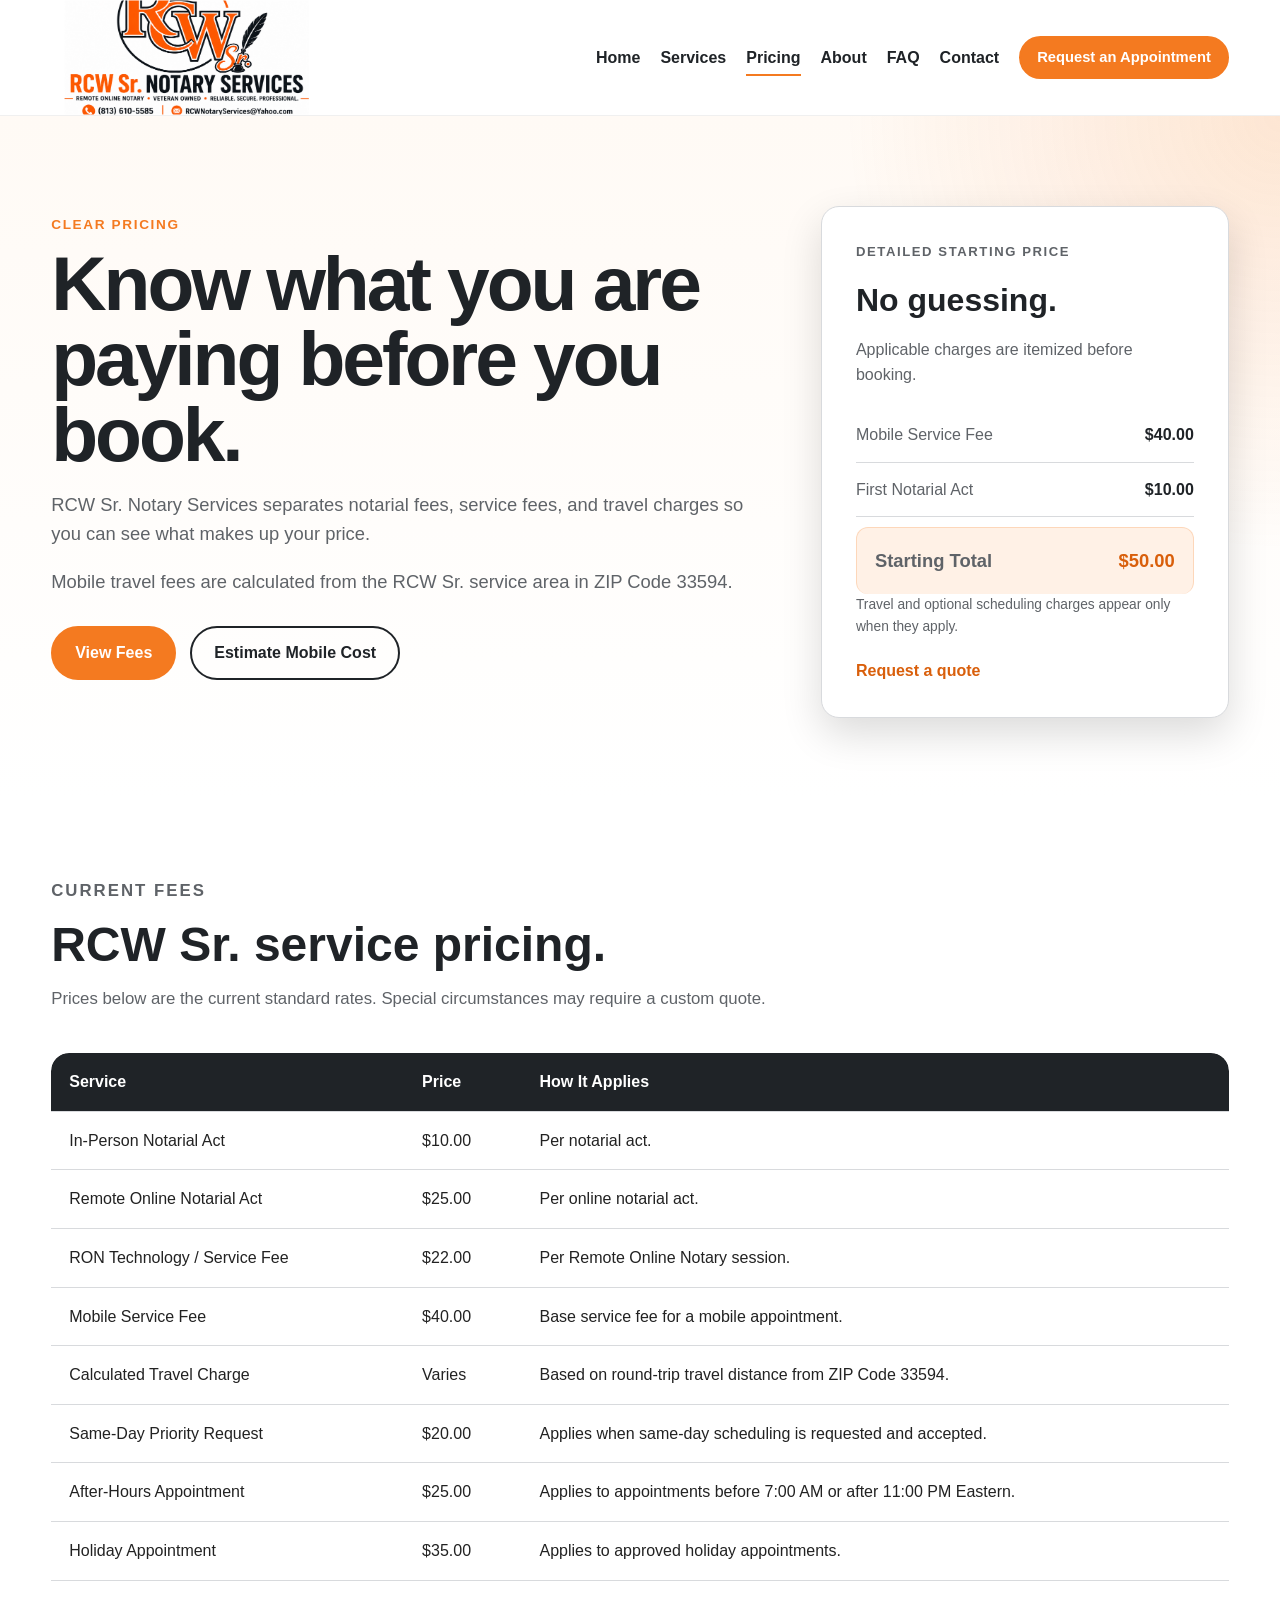
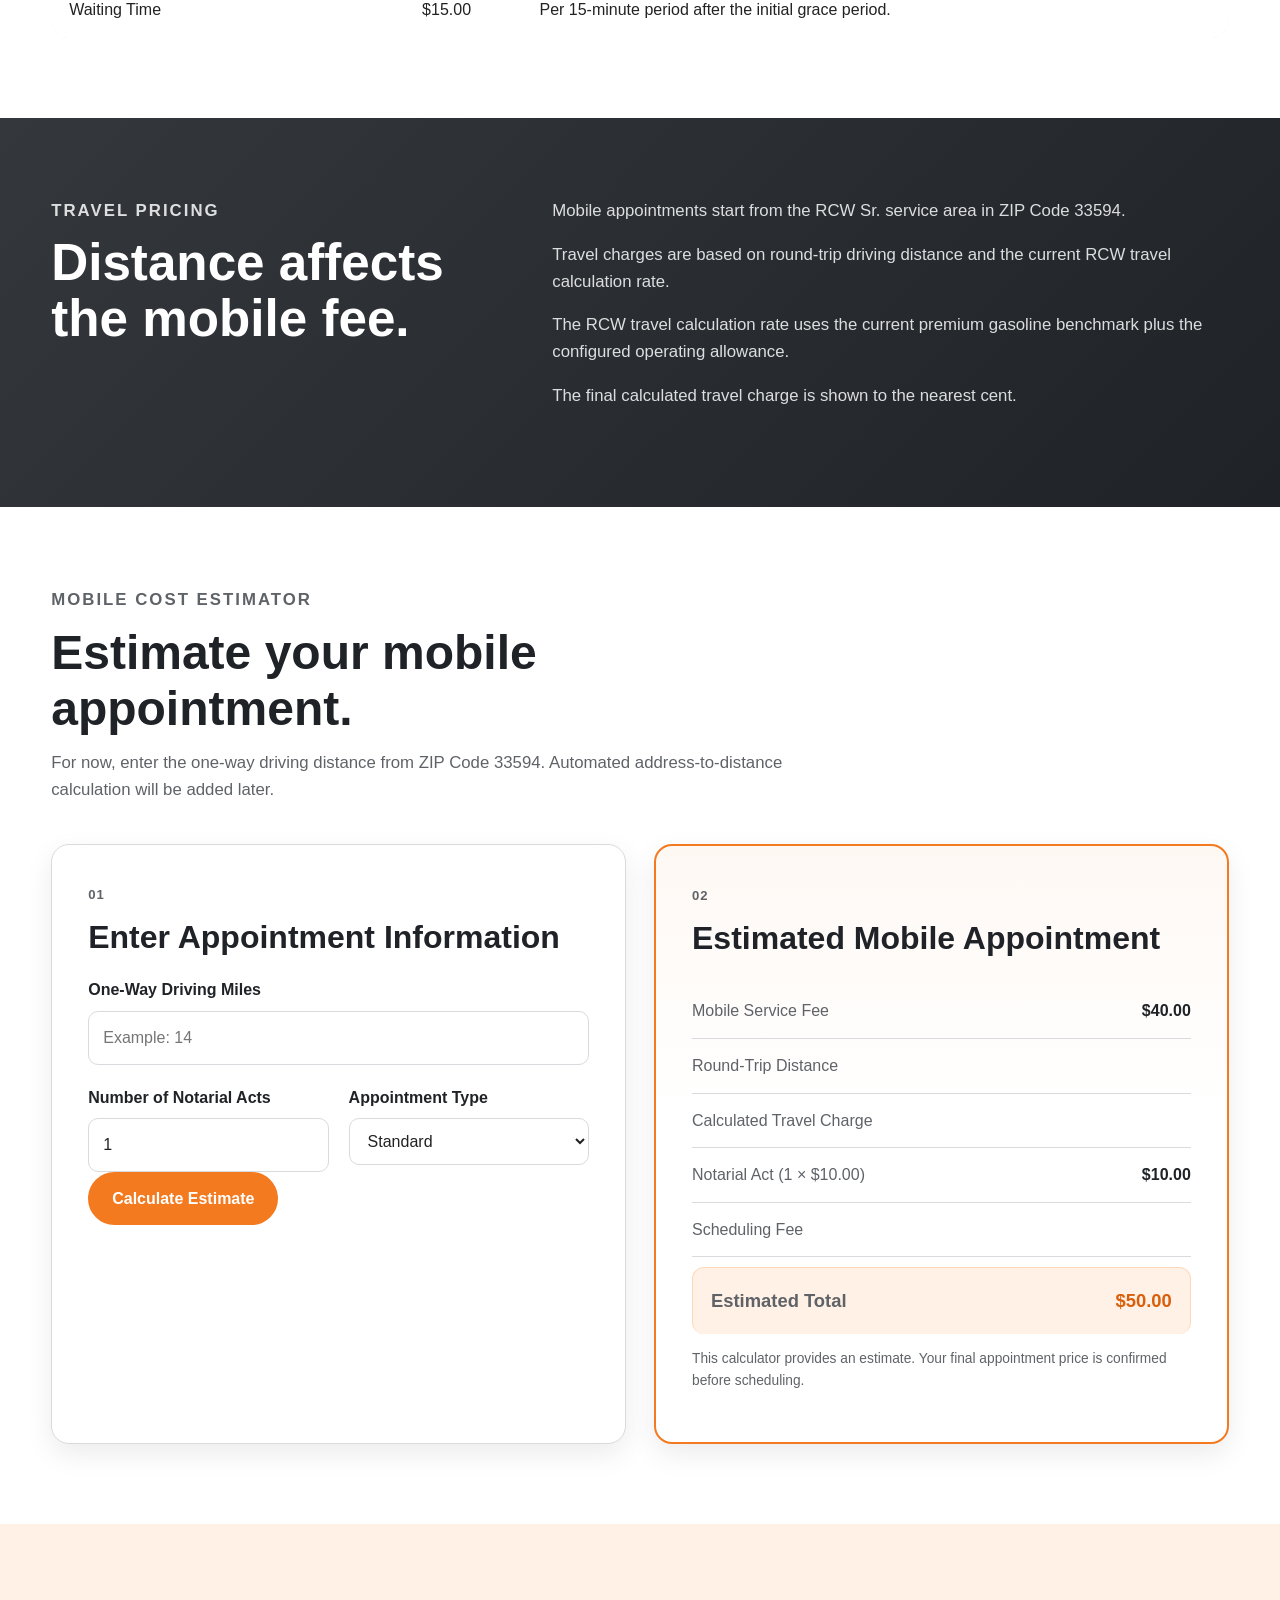
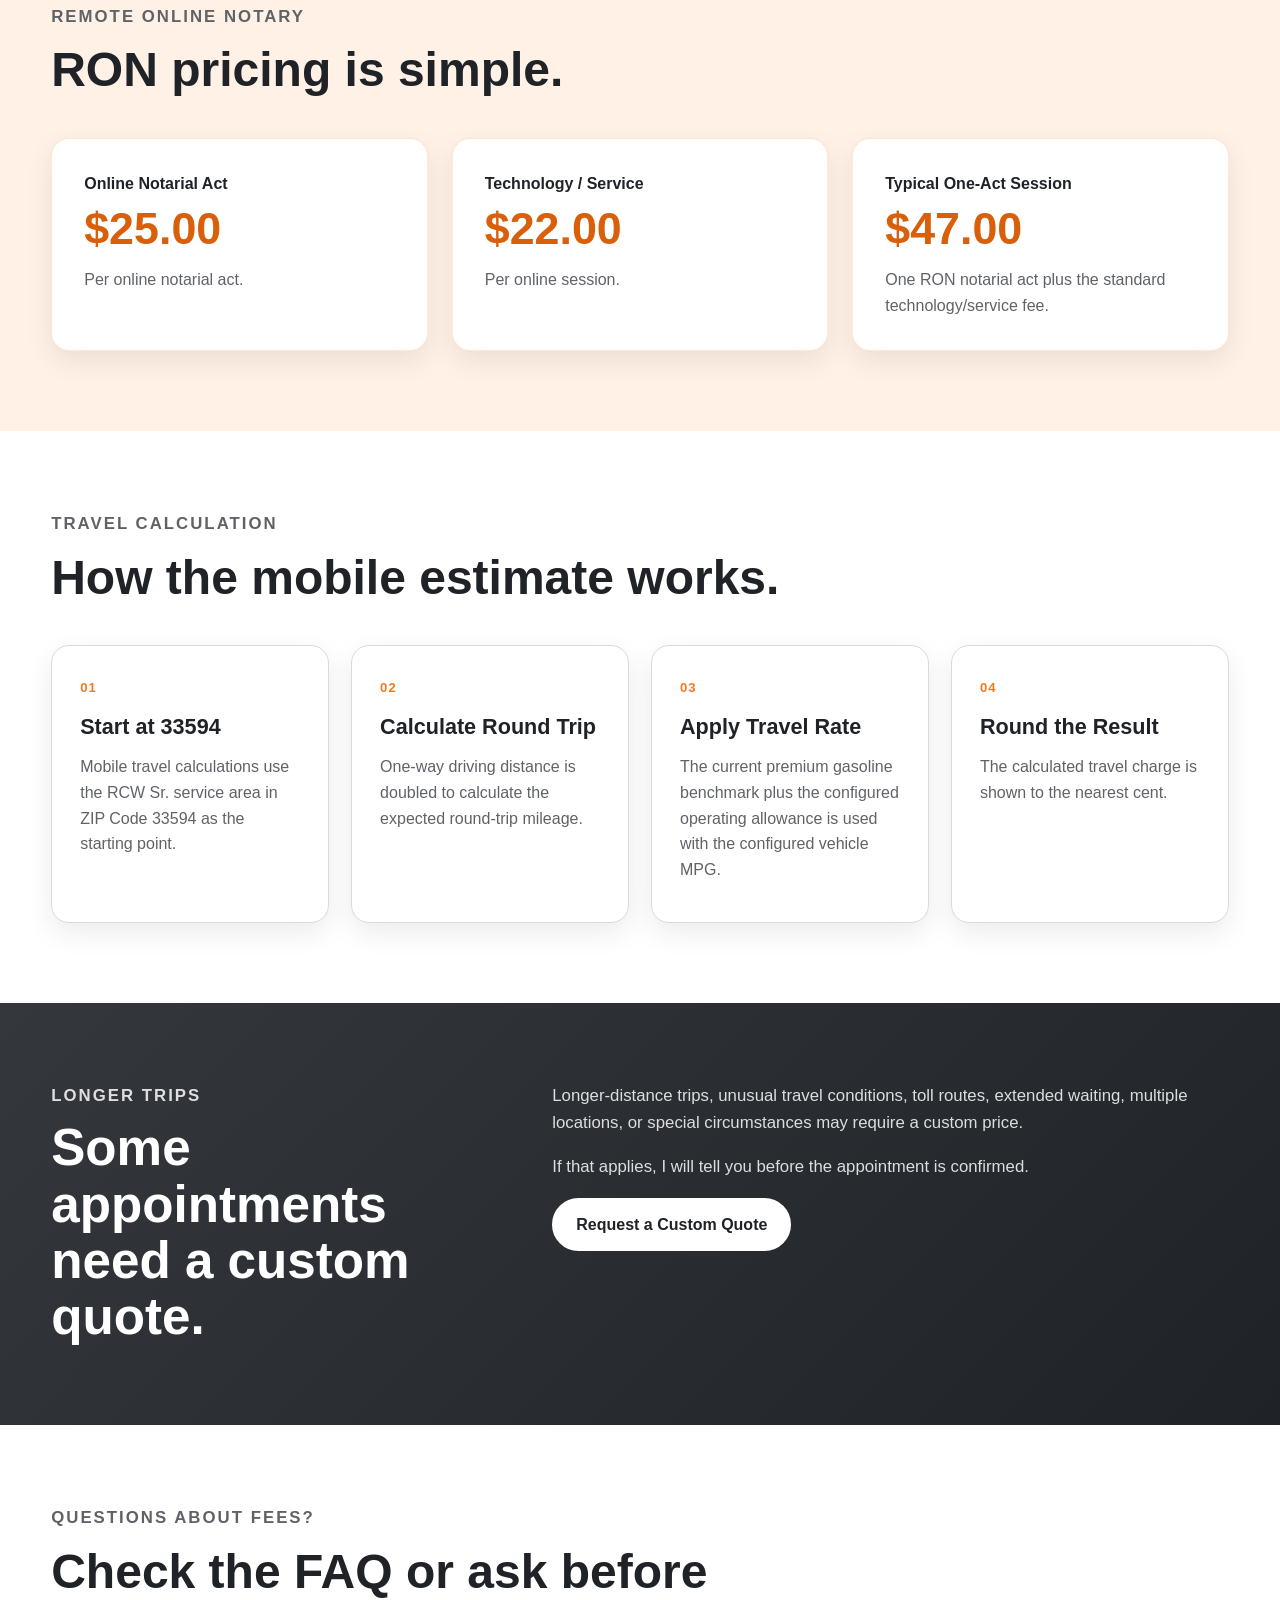
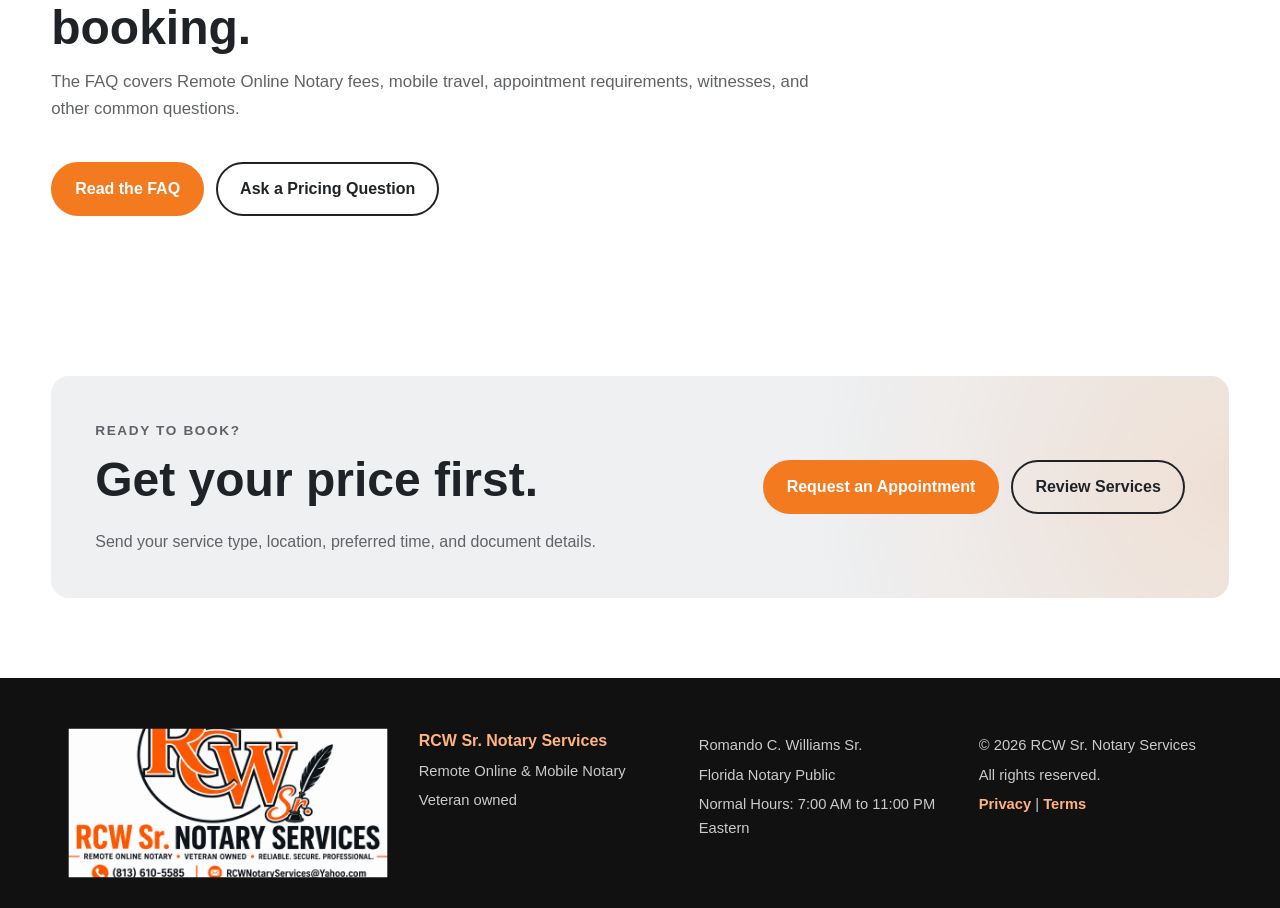
<file: docs/pricing.html>
<!-- RCW PRICING | Detailed receipt update | 2026-09-16
Zero-value optional charges are hidden. Travel displays to cent precision.
Preserve assets/css/styles.css, assets/js/main.js and this note. -->
<!DOCTYPE html>
<html lang="en">
<head>
  <meta charset="UTF-8">

  <meta name="viewport" content="width=device-width, initial-scale=1.0">

  <meta
    name="description"
    content="Pricing for RCW Sr. Notary Services, including Florida Remote Online Notary fees, mobile notary service fees, travel charges, after-hours appointments, and other service charges."
  >

  <meta name="theme-color" content="#f47a20">

  <title>Pricing | RCW Sr. Notary Services</title>

  <link rel="stylesheet" href="assets/css/styles.css">

  <script src="assets/js/main.js" defer></script>
  <script src="assets/js/pricing.js" defer></script>
</head>

<body>

  <a class="skip-link" href="#main-content">
    Skip to main content
  </a>

  <header class="site-header">

    <div class="container header-inner">

      <a
        class="brand"
        href="index.html"
        aria-label="RCW Sr. Notary Services home"
      >
        <img
          src="assets/images/rcw-sr-logo-full.png"
          alt="RCW Sr. Notary Services logo"
          class="site-logo"
        >
      </a>

      <button
        class="menu-toggle"
        type="button"
        aria-expanded="false"
        aria-controls="primary-navigation"
      >
        <span class="sr-only">Open navigation menu</span>
        <span></span>
        <span></span>
        <span></span>
      </button>

      <nav
        id="primary-navigation"
        class="primary-nav"
        aria-label="Primary navigation"
      >
        <a href="index.html">Home</a>
        <a href="services.html">Services</a>
        <a class="active" href="pricing.html">Pricing</a>
        <a href="about.html">About</a>
        <a href="faq.html">FAQ</a>
        <a href="contact.html">Contact</a>

        <a
          class="button button-small"
          href="contact.html"
        >
          Request an Appointment
        </a>
      </nav>

    </div>

  </header>

  <main id="main-content">

    <section class="hero">

      <div class="container hero-grid">

        <div class="hero-copy">

          <p class="eyebrow">
            Clear Pricing
          </p>

          <h1>
            Know what you are paying before you book.
          </h1>

          <p class="hero-text">
            RCW Sr. Notary Services separates notarial fees,
            service fees,
            and travel charges so you can see what makes up your price.
          </p>

          <p class="hero-text">
            Mobile travel fees are calculated from the RCW Sr. service area in ZIP Code 33594.
          </p>

          <div class="hero-actions">

            <a
              class="button"
              href="#pricing-table"
            >
              View Fees
            </a>

            <a
              class="button button-secondary"
              href="#travel-calculator"
            >
              Estimate Mobile Cost
            </a>

          </div>

        </div>

        <aside class="availability-card" aria-label="Pricing highlights">
<p class="card-label">Detailed Starting Price</p>
<h2>No guessing.</h2>
<p>Applicable charges are itemized before booking.</p>
<div class="price-breakdown">
<p><span>Mobile Service Fee</span><strong id="top-mobile-base">$40.00</strong></p>
<p><span>First Notarial Act</span><strong id="top-notary">$10.00</strong></p>
<p class="estimate-total"><span>Starting Total</span><strong id="top-starting-total">$50.00</strong></p>
</div>
<p class="small-print">Travel and optional scheduling charges appear only when they apply.</p>
<a class="text-link" href="contact.html">Request a quote</a>
</aside>

      </div>

    </section>

    <section
      id="pricing-table"
      class="section"
    >

      <div class="container">

        <div class="section-heading">

          <p class="eyebrow">
            Current Fees
          </p>

          <h2>
            RCW Sr. service pricing.
          </h2>

          <p>
            Prices below are the current standard rates.
            Special circumstances may require a custom quote.
          </p>

        </div>

        <div class="table-wrap">

          <table class="pricing-table">

            <thead>
              <tr>
                <th>Service</th>
                <th>Price</th>
                <th>How It Applies</th>
              </tr>
            </thead>

            <tbody>

              <tr>
                <td>
                  In-Person Notarial Act
                </td>

                <td id="in-person-price">
                  $10.00
                </td>

                <td>
                  Per notarial act.
                </td>
              </tr>

              <tr>
                <td>
                  Remote Online Notarial Act
                </td>

                <td id="ron-notary-price">
                  $25.00
                </td>

                <td>
                  Per online notarial act.
                </td>
              </tr>

              <tr>
                <td>
                  RON Technology / Service Fee
                </td>

                <td id="ron-service-price">
                  $22.00
                </td>

                <td>
                  Per Remote Online Notary session.
                </td>
              </tr>

              <tr>
                <td>
                  Mobile Service Fee
                </td>

                <td id="mobile-base-price">
                  $40.00
                </td>

                <td>
                  Base service fee for a mobile appointment.
                </td>
              </tr>

              <tr>
                <td>
                  Calculated Travel Charge
                </td>

                <td>
                  Varies
                </td>

                <td>
                  Based on round-trip travel distance from ZIP Code 33594.
                </td>
              </tr>

              <tr>
                <td>
                  Same-Day Priority Request
                </td>

                <td id="same-day-price">
                  $20.00
                </td>

                <td>
                  Applies when same-day scheduling is requested and accepted.
                </td>
              </tr>

              <tr>
                <td>
                  After-Hours Appointment
                </td>

                <td id="after-hours-price">
                  $25.00
                </td>

                <td>
                  Applies to appointments before 7:00 AM or after 11:00 PM Eastern.
                </td>
              </tr>

              <tr>
                <td>
                  Holiday Appointment
                </td>

                <td id="holiday-price">
                  $35.00
                </td>

                <td>
                  Applies to approved holiday appointments.
                </td>
              </tr>

              <tr>
                <td>
                  Waiting Time
                </td>

                <td id="waiting-price">
                  $15.00
                </td>

                <td>
                  Per 15-minute period after the initial grace period.
                </td>
              </tr>

            </tbody>

          </table>

        </div>

      </div>

    </section>

    <section class="section section-pewter">

      <div class="container mobile-highlight-grid">

        <div>

          <p class="eyebrow eyebrow-light">
            Travel Pricing
          </p>

          <h2>
            Distance affects the mobile fee.
          </h2>

        </div>

        <div>

          <p>
            Mobile appointments start from the RCW Sr. service area in ZIP Code 33594.
          </p>

          <p>
            Travel charges are based on round-trip driving distance and the current RCW travel calculation rate.
          </p>

          <p>
            The RCW travel calculation rate uses the current premium gasoline benchmark plus the configured operating allowance.
          </p>

          <p>
            The final calculated travel charge is shown to the nearest cent.
          </p>

        </div>

      </div>

    </section>

    <section
      id="travel-calculator"
      class="section"
    >

      <div class="container">

        <div class="section-heading">

          <p class="eyebrow">
            Mobile Cost Estimator
          </p>

          <h2>
            Estimate your mobile appointment.
          </h2>

          <p>
            For now, enter the one-way driving distance from ZIP Code 33594.
            Automated address-to-distance calculation will be added later.
          </p>

        </div>

        <div class="service-choice-grid">

          <article class="service-choice-card">

            <p class="service-number">
              01
            </p>

            <h3>
              Enter Appointment Information
            </h3>

            <div class="form-grid">

              <div class="form-group full">

                <label for="one-way-miles">
                  One-Way Driving Miles
                </label>

                <input
                  type="number"
                  id="one-way-miles"
                  min="0"
                  step="0.1"
                  placeholder="Example: 14"
                >

              </div>

              <div class="form-group">

                <label for="notarial-acts">
                  Number of Notarial Acts
                </label>

                <input
                  type="number"
                  id="notarial-acts"
                  min="1"
                  step="1"
                  value="1"
                >

              </div>

              <div class="form-group">

                <label for="appointment-type">
                  Appointment Type
                </label>

                <select id="appointment-type">
                  <option value="standard">
                    Standard
                  </option>

                  <option value="same-day">
                    Same-Day Priority
                  </option>

                  <option value="after-hours">
                    After Hours
                  </option>

                  <option value="holiday">
                    Holiday
                  </option>
                </select>

              </div>

            </div>

            <button
              class="button"
              type="button"
              id="calculate-mobile"
            >
              Calculate Estimate
            </button>

          </article>

          <article class="service-choice-card featured">

            <p class="service-number">
              02
            </p>

            <h3>
              Estimated Mobile Appointment
            </h3>

            <div class="price-breakdown" id="mobile-receipt">
<p><span>Mobile Service Fee</span><strong id="estimate-mobile-base">$40.00</strong></p>
<p id="receipt-distance-row" hidden><span>Round-Trip Distance</span><strong id="estimate-distance"></strong></p>
<p id="receipt-travel-row" hidden><span>Calculated Travel Charge</span><strong id="estimate-travel"></strong></p>
<p><span id="estimate-notary-label">Notarial Act (1 × $10.00)</span><strong id="estimate-notary">$10.00</strong></p>
<p id="receipt-special-row" hidden><span id="estimate-special-label">Scheduling Fee</span><strong id="estimate-special"></strong></p>
<p class="estimate-total"><span>Estimated Total</span><strong id="estimate-total">$50.00</strong></p>
</div>

            <p class="small-print">
              This calculator provides an estimate.
              Your final appointment price is confirmed before scheduling.
            </p>

          </article>

        </div>

      </div>

    </section>

    <section class="pricing-preview">

      <div class="container">

        <div class="section-heading">

          <p class="eyebrow">
            Remote Online Notary
          </p>

          <h2>
            RON pricing is simple.
          </h2>

        </div>

        <div class="pricing-preview-grid">

          <article class="price-card">

            <p class="price-label">
              Online Notarial Act
            </p>

            <p
              class="price"
              id="ron-preview-notary"
            >
              $25
            </p>

            <p>
              Per online notarial act.
            </p>

          </article>

          <article class="price-card">

            <p class="price-label">
              Technology / Service
            </p>

            <p
              class="price"
              id="ron-preview-service"
            >
              $22
            </p>

            <p>
              Per online session.
            </p>

          </article>

          <article class="price-card">

            <p class="price-label">
              Typical One-Act Session
            </p>

            <p
              class="price"
              id="ron-preview-total"
            >
              $47
            </p>

            <p>
              One RON notarial act plus the standard technology/service fee.
            </p>

          </article>

        </div>

      </div>

    </section>

    <section class="section">

      <div class="container">

        <div class="section-heading">

          <p class="eyebrow">
            Travel Calculation
          </p>

          <h2>
            How the mobile estimate works.
          </h2>

        </div>

        <div class="card-grid">

          <article class="service-card">

            <span class="service-number">
              01
            </span>

            <h3>
              Start at 33594
            </h3>

            <p>
              Mobile travel calculations use the RCW Sr. service area in ZIP Code 33594 as the starting point.
            </p>

          </article>

          <article class="service-card">

            <span class="service-number">
              02
            </span>

            <h3>
              Calculate Round Trip
            </h3>

            <p>
              One-way driving distance is doubled to calculate the expected round-trip mileage.
            </p>

          </article>

          <article class="service-card">

            <span class="service-number">
              03
            </span>

            <h3>
              Apply Travel Rate
            </h3>

            <p>
              The current premium gasoline benchmark plus the configured operating allowance is used with the configured vehicle MPG.
            </p>

          </article>

          <article class="service-card">

            <span class="service-number">
              04
            </span>

            <h3>
              Round the Result
            </h3>

            <p>
              The calculated travel charge is shown to the nearest cent.
            </p>

          </article>

        </div>

      </div>

    </section>

    <section class="section section-pewter">

      <div class="container mobile-highlight-grid">

        <div>

          <p class="eyebrow eyebrow-light">
            Longer Trips
          </p>

          <h2>
            Some appointments need a custom quote.
          </h2>

        </div>

        <div>

          <p>
            Longer-distance trips,
            unusual travel conditions,
            toll routes,
            extended waiting,
            multiple locations,
            or special circumstances may require a custom price.
          </p>

          <p>
            If that applies,
            I will tell you before the appointment is confirmed.
          </p>

          <a
            class="button button-light"
            href="contact.html"
          >
            Request a Custom Quote
          </a>

        </div>

      </div>

    </section>

    <section class="section">

      <div class="container">

        <div class="section-heading">

          <p class="eyebrow">
            Questions About Fees?
          </p>

          <h2>
            Check the FAQ or ask before booking.
          </h2>

          <p>
            The FAQ covers Remote Online Notary fees,
            mobile travel,
            appointment requirements,
            witnesses,
            and other common questions.
          </p>

        </div>

        <div class="final-cta-actions">

          <a
            class="button"
            href="faq.html"
          >
            Read the FAQ
          </a>

          <a
            class="button button-secondary"
            href="contact.html"
          >
            Ask a Pricing Question
          </a>

        </div>

      </div>

    </section>

    <section class="section final-cta">

      <div class="container final-cta-inner">

        <div>

          <p class="eyebrow">
            Ready to Book?
          </p>

          <h2>
            Get your price first.
          </h2>

          <p>
            Send your service type,
            location,
            preferred time,
            and document details.
          </p>

        </div>

        <div class="final-cta-actions">

          <a
            class="button"
            href="contact.html"
          >
            Request an Appointment
          </a>

          <a
            class="button button-secondary"
            href="services.html"
          >
            Review Services
          </a>

        </div>

      </div>

    </section>

  </main>

  <footer class="site-footer">

    <div class="container footer-grid">

      <div>

        <img
          src="assets/images/rcw-sr-logo-full.png"
          alt="RCW Sr. Notary Services"
          class="footer-logo"
        >

      </div>

      <div>

        <strong>
          RCW Sr. Notary Services
        </strong>

        <p>
          Remote Online & Mobile Notary
        </p>

        <p>
          Veteran owned
        </p>

      </div>

      <div>

        <p>
          Romando C. Williams Sr.
        </p>

        <p>
          Florida Notary Public
        </p>

        <p>
          Normal Hours:
          7:00 AM to 11:00 PM Eastern
        </p>

      </div>

      <div>

        <p>
          &copy;
          <span id="current-year"></span>
          RCW Sr. Notary Services
        </p>

        <p>
          All rights reserved.
        </p>

        <p>
          <a href="privacy.html">Privacy</a>
          |
          <a href="terms.html">Terms</a>
        </p>

      </div>

    </div>

  </footer>

</body>
</html>
</file>
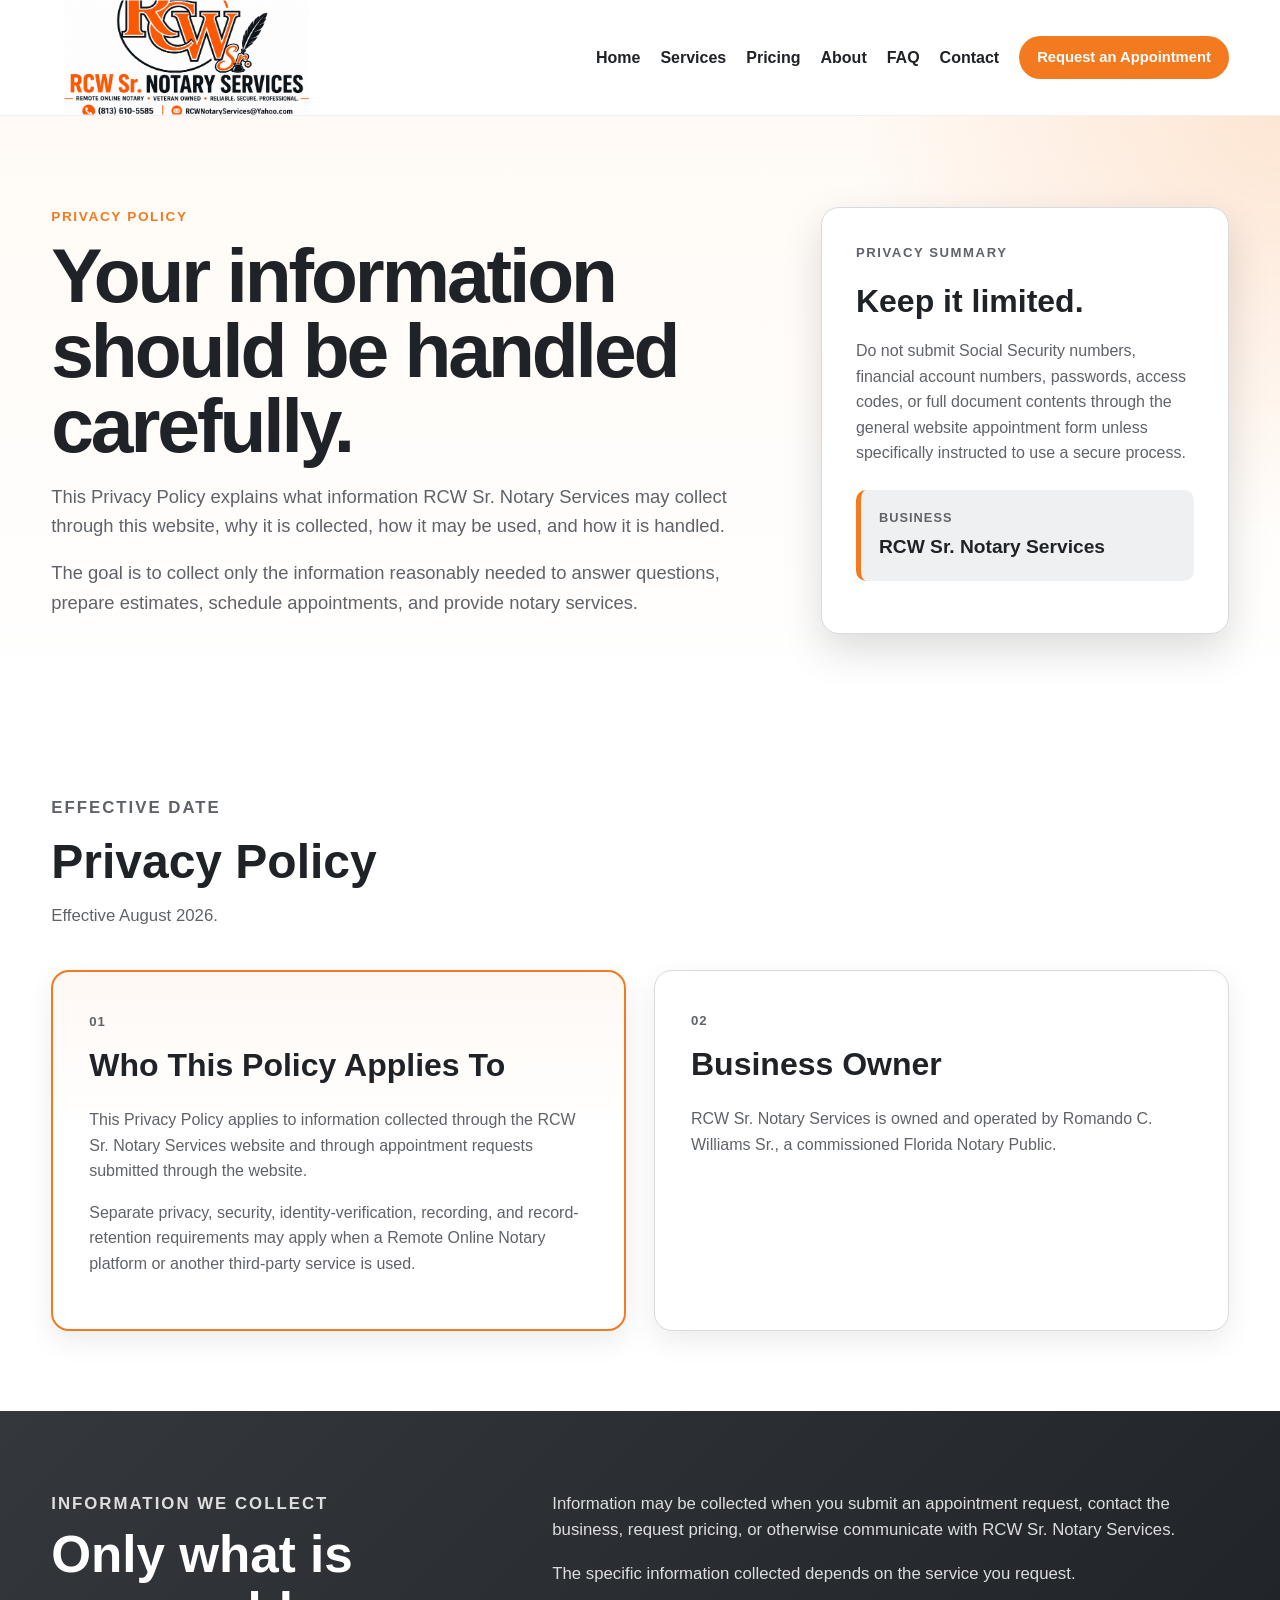
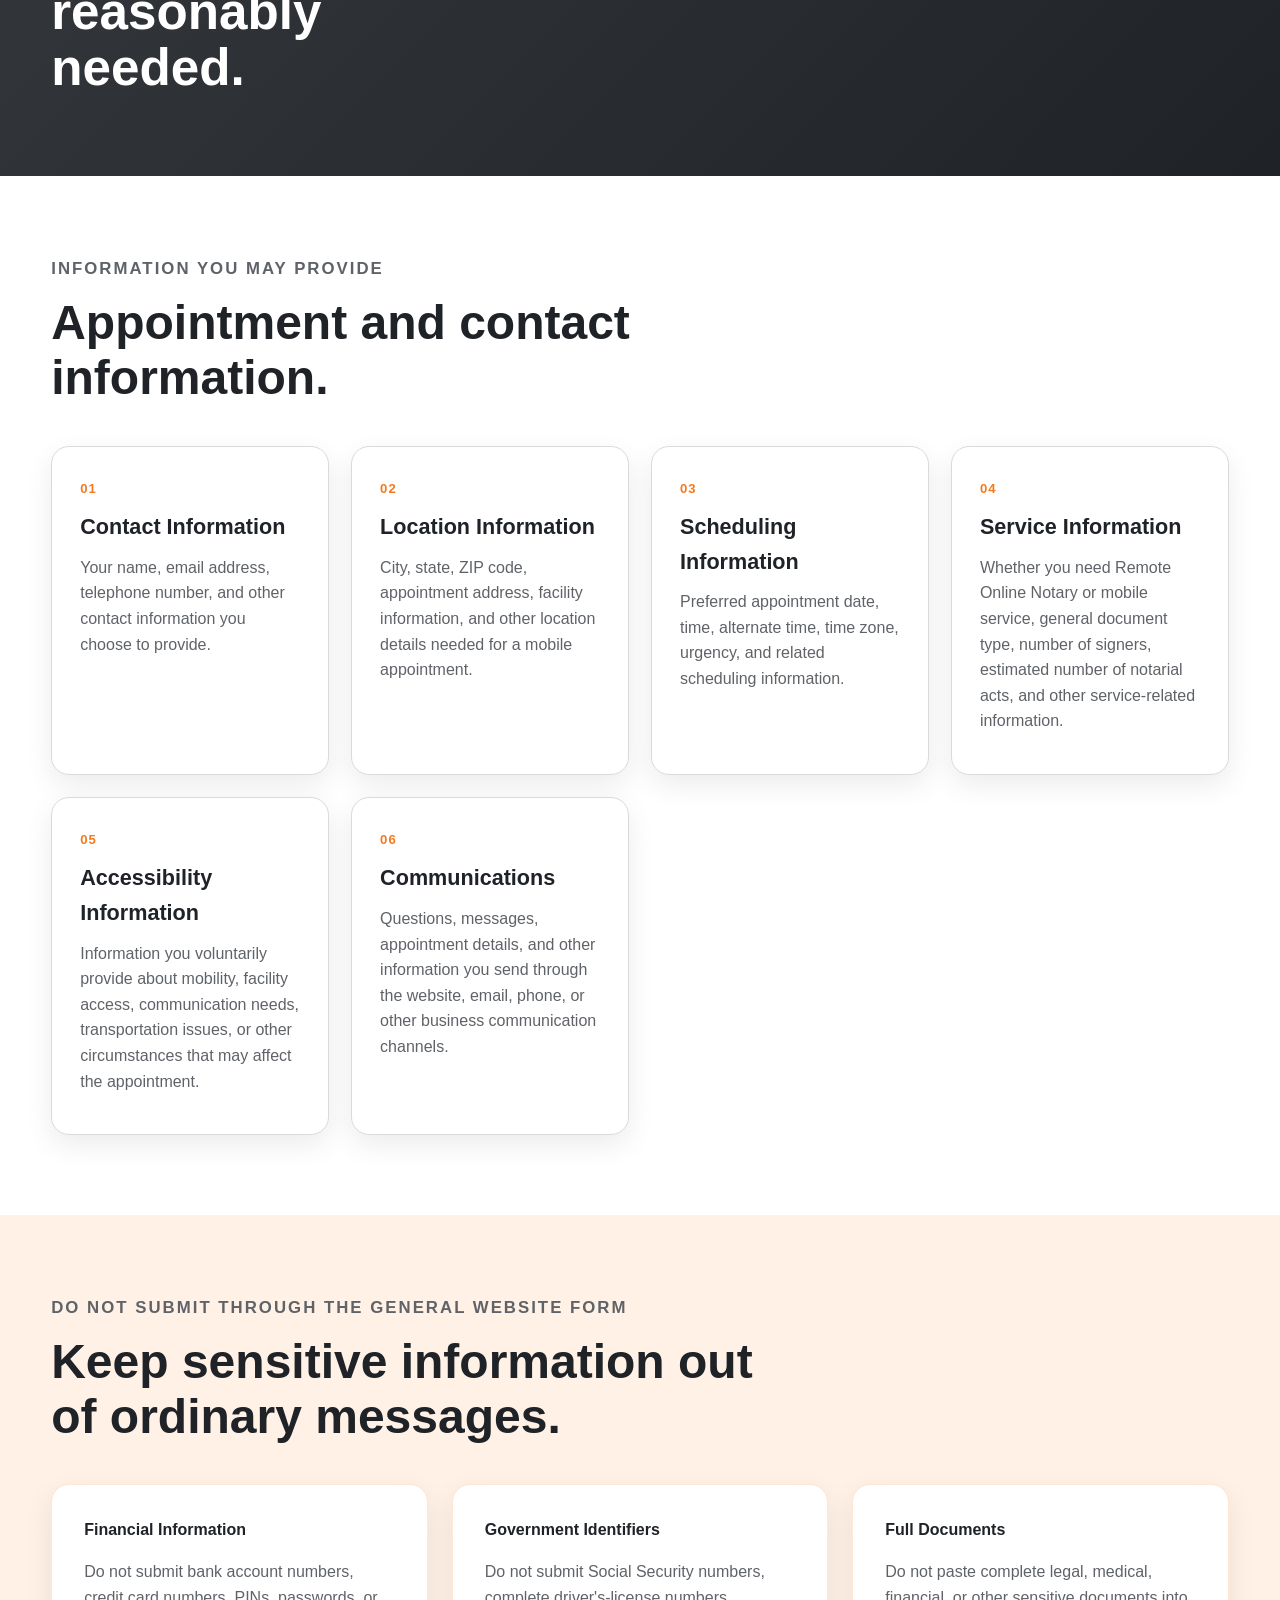
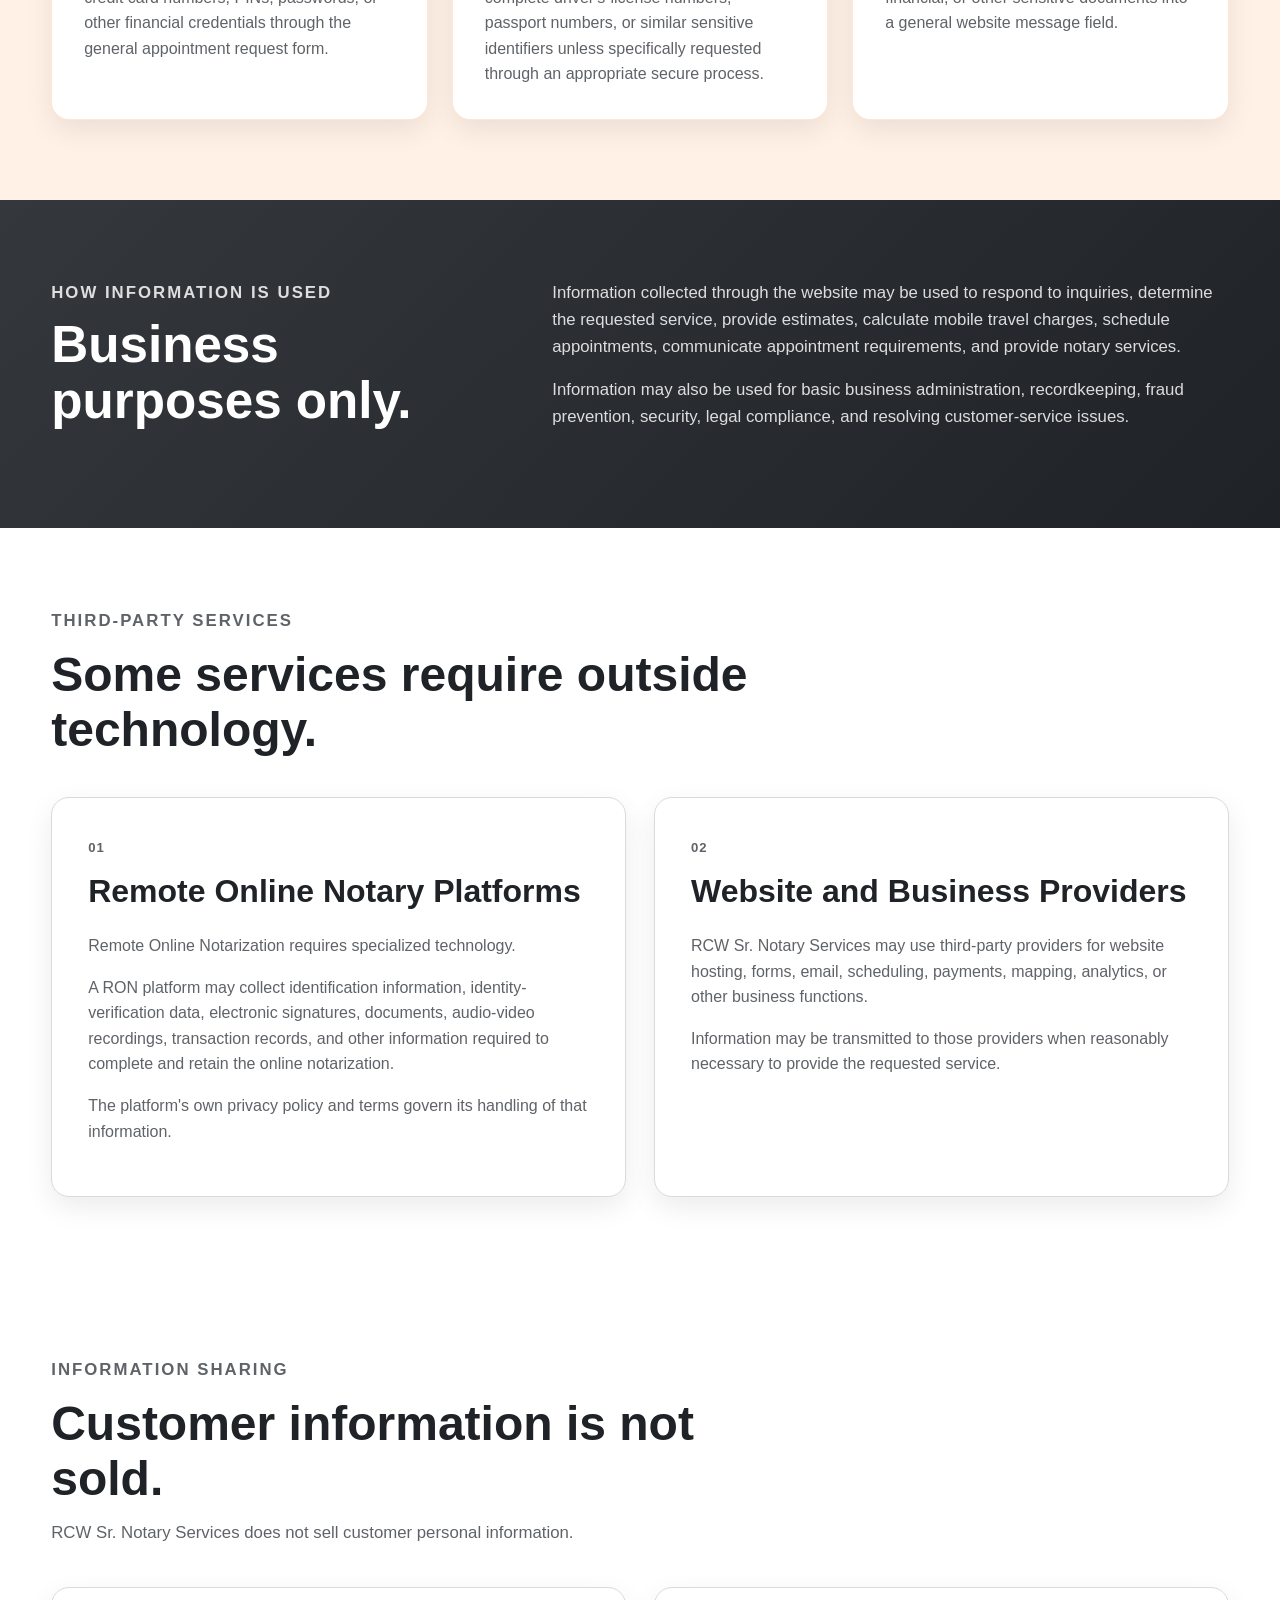
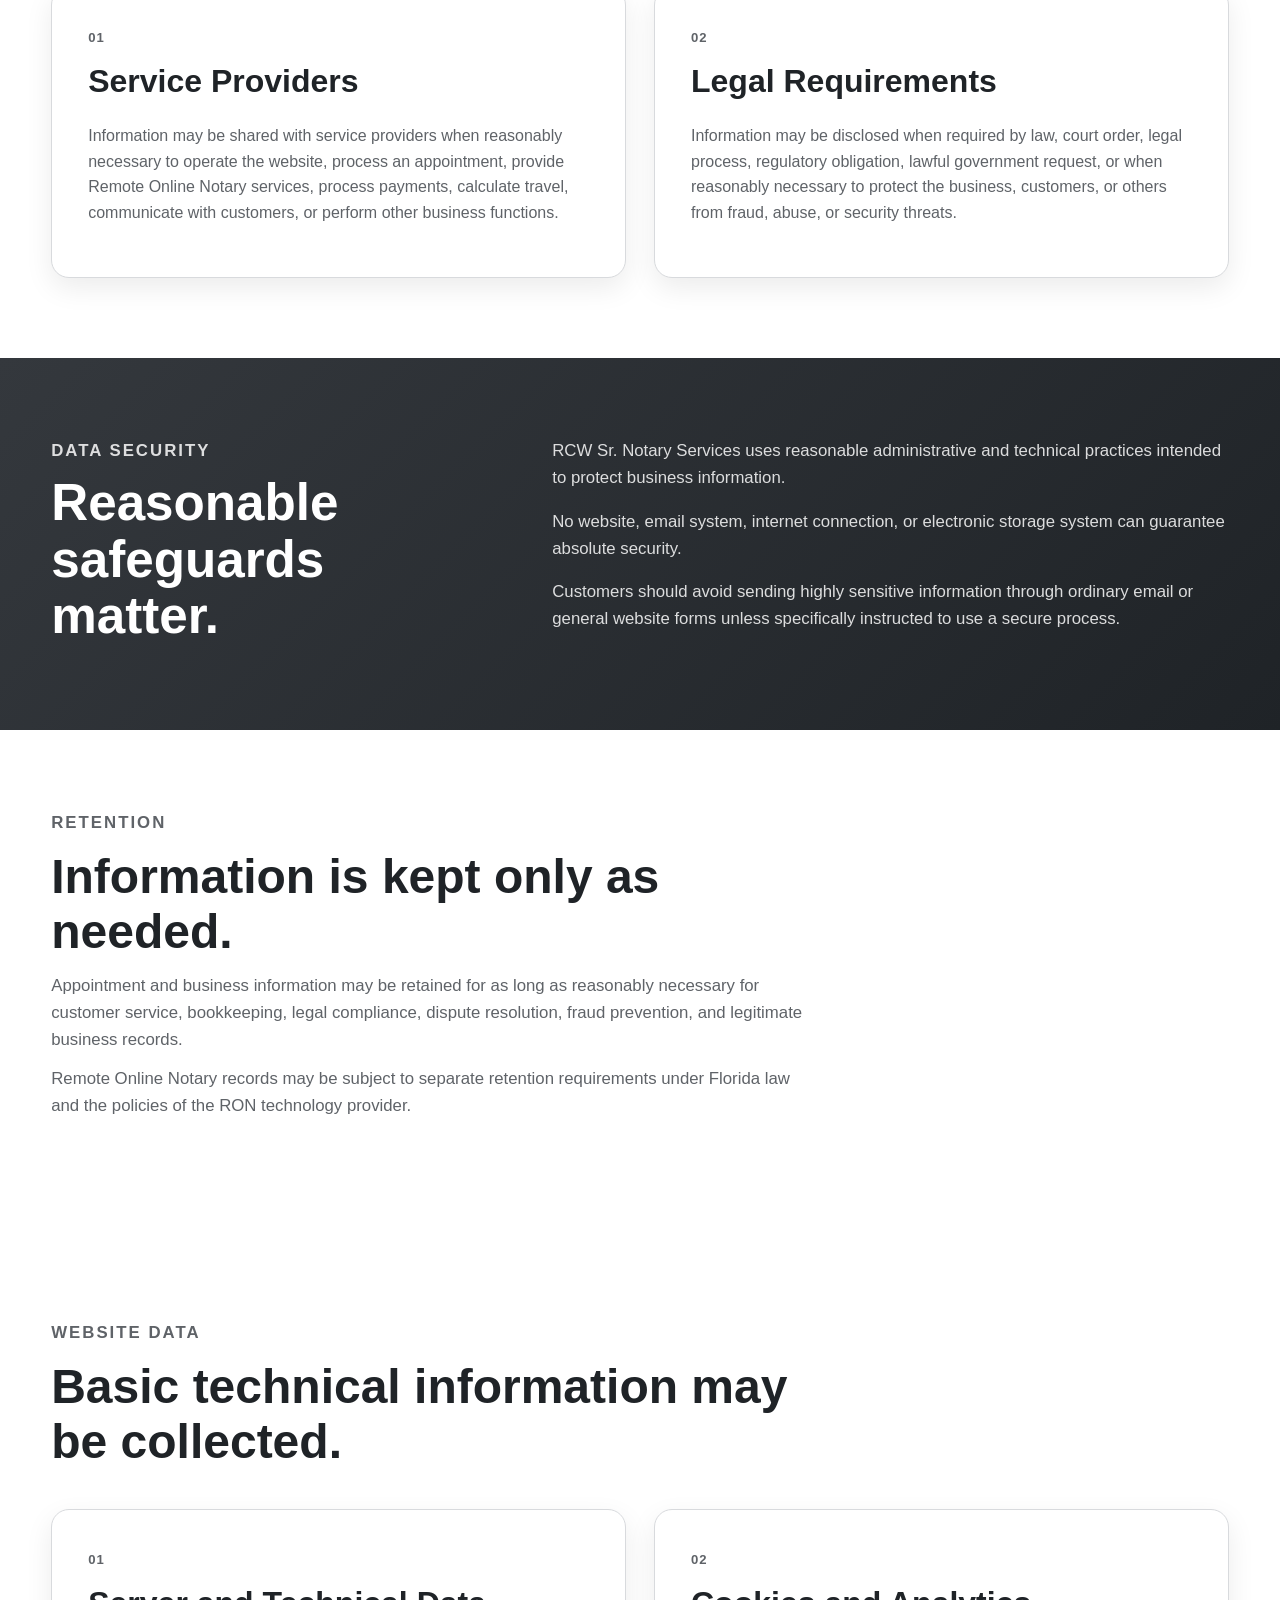
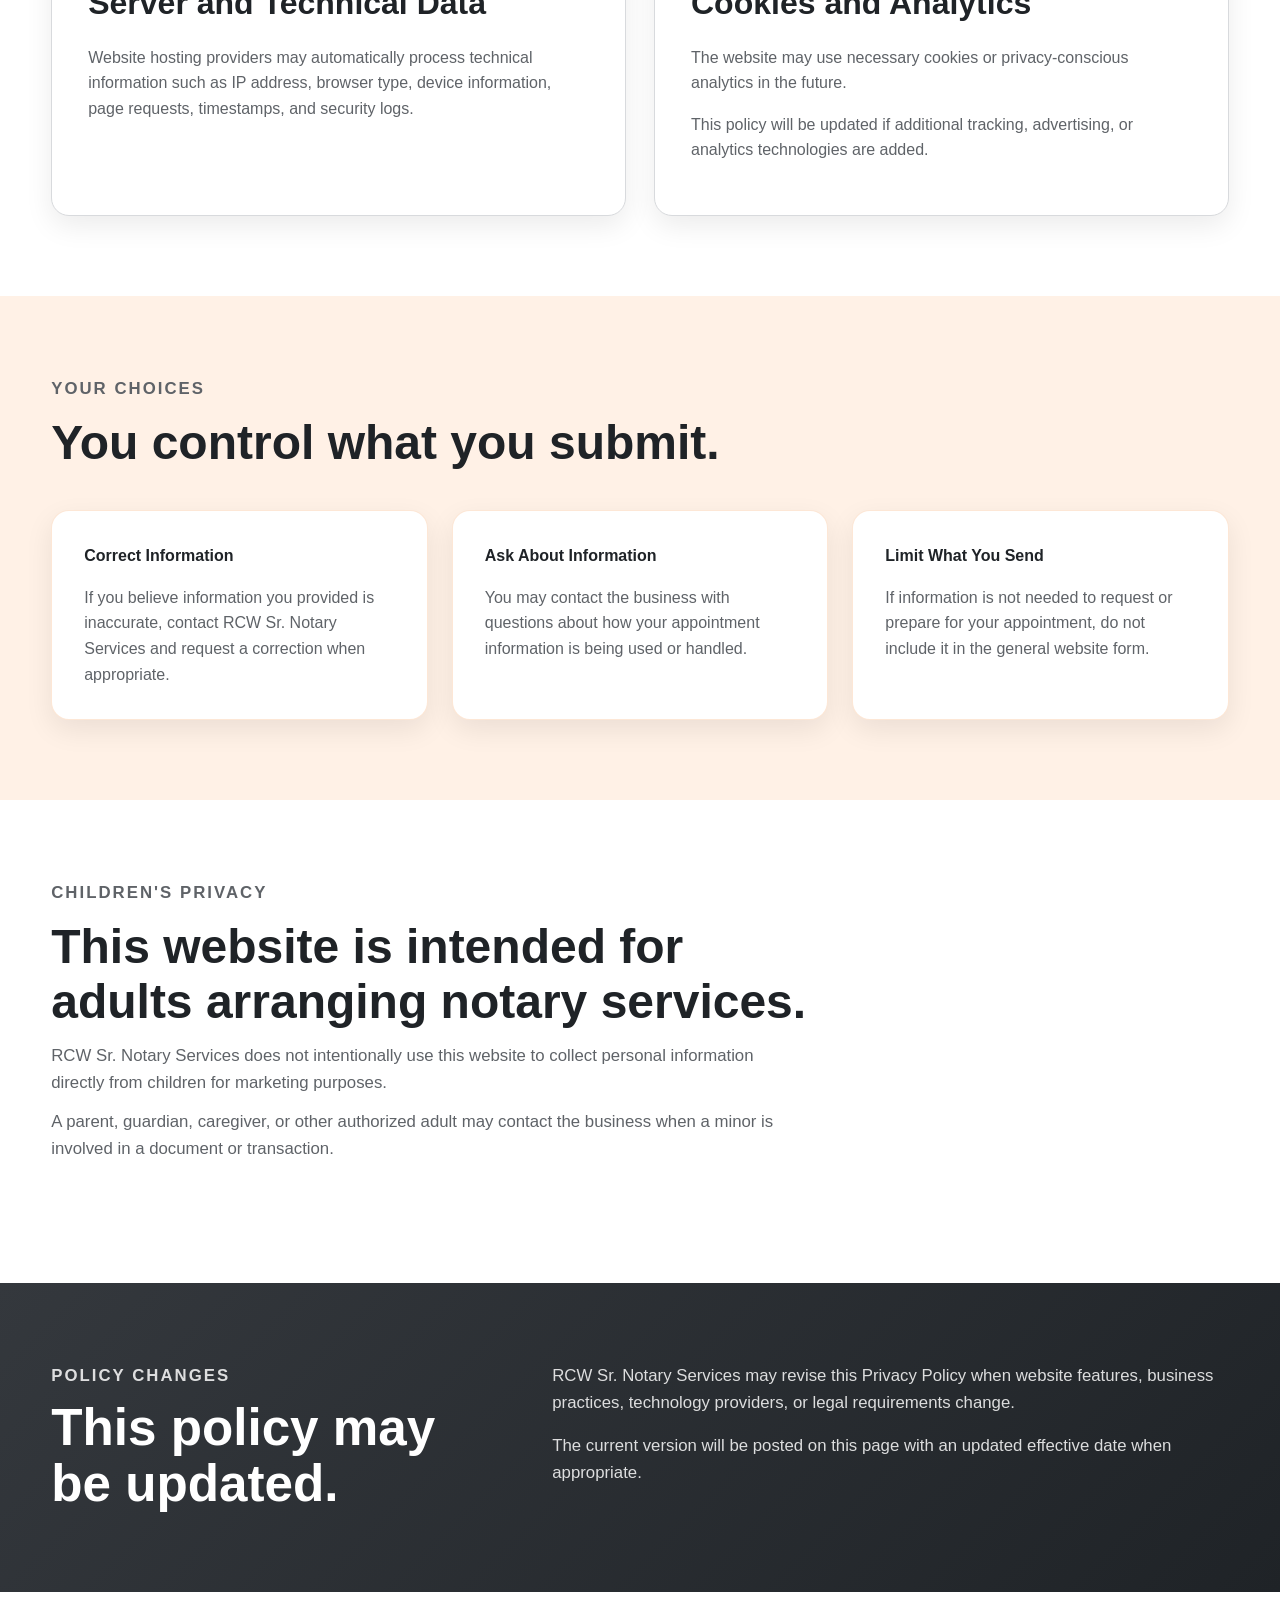
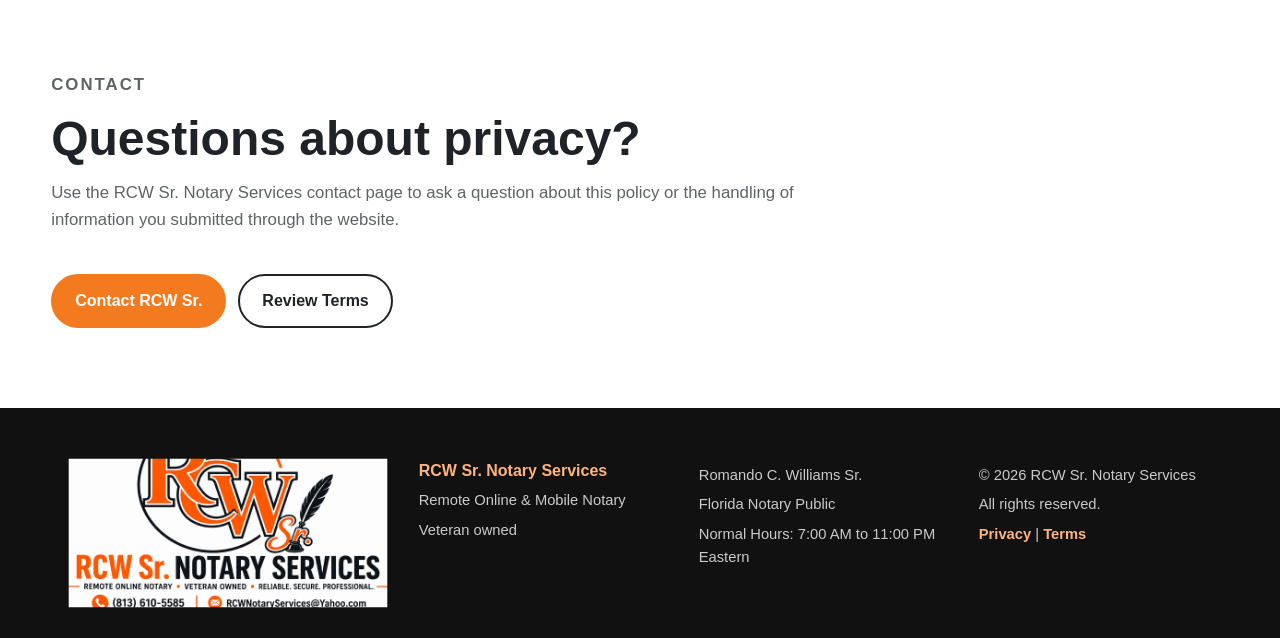
<file: docs/privacy.html>
<!DOCTYPE html>
<html lang="en">
<head>
  <meta charset="UTF-8">

  <meta name="viewport" content="width=device-width, initial-scale=1.0">

  <meta
    name="description"
    content="Privacy Policy for RCW Sr. Notary Services, including how contact information, appointment details, and other customer information are collected, used, and protected."
  >

  <meta name="theme-color" content="#f47a20">

  <title>Privacy Policy | RCW Sr. Notary Services</title>

  <link rel="stylesheet" href="assets/css/styles.css">

  <script src="assets/js/main.js" defer></script>
</head>

<body>

  <a class="skip-link" href="#main-content">
    Skip to main content
  </a>

  <header class="site-header">

    <div class="container header-inner">

      <a
        class="brand"
        href="index.html"
        aria-label="RCW Sr. Notary Services home"
      >
        <img
          src="assets/images/rcw-sr-logo-full.png"
          alt="RCW Sr. Notary Services logo"
          class="site-logo"
        >
      </a>

      <button
        class="menu-toggle"
        type="button"
        aria-expanded="false"
        aria-controls="primary-navigation"
      >
        <span class="sr-only">Open navigation menu</span>
        <span></span>
        <span></span>
        <span></span>
      </button>

      <nav
        id="primary-navigation"
        class="primary-nav"
        aria-label="Primary navigation"
      >
        <a href="index.html">Home</a>
        <a href="services.html">Services</a>
        <a href="pricing.html">Pricing</a>
        <a href="about.html">About</a>
        <a href="faq.html">FAQ</a>
        <a href="contact.html">Contact</a>

        <a
          class="button button-small"
          href="contact.html"
        >
          Request an Appointment
        </a>
      </nav>

    </div>

  </header>

  <main id="main-content">

    <section class="hero">

      <div class="container hero-grid">

        <div class="hero-copy">

          <p class="eyebrow">
            Privacy Policy
          </p>

          <h1>
            Your information should be handled carefully.
          </h1>

          <p class="hero-text">
            This Privacy Policy explains what information RCW Sr. Notary Services may collect through this website, why it is collected, how it may be used, and how it is handled.
          </p>

          <p class="hero-text">
            The goal is to collect only the information reasonably needed to answer questions, prepare estimates, schedule appointments, and provide notary services.
          </p>

        </div>

        <aside
          class="availability-card"
          aria-label="Privacy summary"
        >

          <p class="card-label">
            Privacy Summary
          </p>

          <h2>
            Keep it limited.
          </h2>

          <p>
            Do not submit Social Security numbers, financial account numbers, passwords, access codes, or full document contents through the general website appointment form unless specifically instructed to use a secure process.
          </p>

          <div class="hours-box">

            <span>
              Business
            </span>

            <strong>
              RCW Sr. Notary Services
            </strong>

          </div>

        </aside>

      </div>

    </section>

    <section class="section">

      <div class="container">

        <div class="section-heading">

          <p class="eyebrow">
            Effective Date
          </p>

          <h2>
            Privacy Policy
          </h2>

          <p>
            Effective August 2026.
          </p>

        </div>

        <div class="service-choice-grid">

          <article class="service-choice-card featured">

            <p class="service-number">
              01
            </p>

            <h3>
              Who This Policy Applies To
            </h3>

            <p>
              This Privacy Policy applies to information collected through the RCW Sr. Notary Services website and through appointment requests submitted through the website.
            </p>

            <p>
              Separate privacy, security, identity-verification, recording, and record-retention requirements may apply when a Remote Online Notary platform or another third-party service is used.
            </p>

          </article>

          <article class="service-choice-card">

            <p class="service-number">
              02
            </p>

            <h3>
              Business Owner
            </h3>

            <p>
              RCW Sr. Notary Services is owned and operated by Romando C. Williams Sr., a commissioned Florida Notary Public.
            </p>

          </article>

        </div>

      </div>

    </section>

    <section class="section section-pewter">

      <div class="container mobile-highlight-grid">

        <div>

          <p class="eyebrow eyebrow-light">
            Information We Collect
          </p>

          <h2>
            Only what is reasonably needed.
          </h2>

        </div>

        <div>

          <p>
            Information may be collected when you submit an appointment request, contact the business, request pricing, or otherwise communicate with RCW Sr. Notary Services.
          </p>

          <p>
            The specific information collected depends on the service you request.
          </p>

        </div>

      </div>

    </section>

    <section class="section">

      <div class="container">

        <div class="section-heading">

          <p class="eyebrow">
            Information You May Provide
          </p>

          <h2>
            Appointment and contact information.
          </h2>

        </div>

        <div class="card-grid">

          <article class="service-card">

            <span class="service-number">
              01
            </span>

            <h3>
              Contact Information
            </h3>

            <p>
              Your name, email address, telephone number, and other contact information you choose to provide.
            </p>

          </article>

          <article class="service-card">

            <span class="service-number">
              02
            </span>

            <h3>
              Location Information
            </h3>

            <p>
              City, state, ZIP code, appointment address, facility information, and other location details needed for a mobile appointment.
            </p>

          </article>

          <article class="service-card">

            <span class="service-number">
              03
            </span>

            <h3>
              Scheduling Information
            </h3>

            <p>
              Preferred appointment date, time, alternate time, time zone, urgency, and related scheduling information.
            </p>

          </article>

          <article class="service-card">

            <span class="service-number">
              04
            </span>

            <h3>
              Service Information
            </h3>

            <p>
              Whether you need Remote Online Notary or mobile service, general document type, number of signers, estimated number of notarial acts, and other service-related information.
            </p>

          </article>

          <article class="service-card">

            <span class="service-number">
              05
            </span>

            <h3>
              Accessibility Information
            </h3>

            <p>
              Information you voluntarily provide about mobility, facility access, communication needs, transportation issues, or other circumstances that may affect the appointment.
            </p>

          </article>

          <article class="service-card">

            <span class="service-number">
              06
            </span>

            <h3>
              Communications
            </h3>

            <p>
              Questions, messages, appointment details, and other information you send through the website, email, phone, or other business communication channels.
            </p>

          </article>

        </div>

      </div>

    </section>

    <section class="pricing-preview">

      <div class="container">

        <div class="section-heading">

          <p class="eyebrow">
            Do Not Submit Through the General Website Form
          </p>

          <h2>
            Keep sensitive information out of ordinary messages.
          </h2>

        </div>

        <div class="pricing-preview-grid">

          <article class="price-card">

            <p class="price-label">
              Financial Information
            </p>

            <p>
              Do not submit bank account numbers, credit card numbers, PINs, passwords, or other financial credentials through the general appointment request form.
            </p>

          </article>

          <article class="price-card">

            <p class="price-label">
              Government Identifiers
            </p>

            <p>
              Do not submit Social Security numbers, complete driver's-license numbers, passport numbers, or similar sensitive identifiers unless specifically requested through an appropriate secure process.
            </p>

          </article>

          <article class="price-card">

            <p class="price-label">
              Full Documents
            </p>

            <p>
              Do not paste complete legal, medical, financial, or other sensitive documents into a general website message field.
            </p>

          </article>

        </div>

      </div>

    </section>

    <section class="section section-pewter">

      <div class="container mobile-highlight-grid">

        <div>

          <p class="eyebrow eyebrow-light">
            How Information Is Used
          </p>

          <h2>
            Business purposes only.
          </h2>

        </div>

        <div>

          <p>
            Information collected through the website may be used to respond to inquiries, determine the requested service, provide estimates, calculate mobile travel charges, schedule appointments, communicate appointment requirements, and provide notary services.
          </p>

          <p>
            Information may also be used for basic business administration, recordkeeping, fraud prevention, security, legal compliance, and resolving customer-service issues.
          </p>

        </div>

      </div>

    </section>

    <section class="section">

      <div class="container">

        <div class="section-heading">

          <p class="eyebrow">
            Third-Party Services
          </p>

          <h2>
            Some services require outside technology.
          </h2>

        </div>

        <div class="service-choice-grid">

          <article class="service-choice-card">

            <p class="service-number">
              01
            </p>

            <h3>
              Remote Online Notary Platforms
            </h3>

            <p>
              Remote Online Notarization requires specialized technology.
            </p>

            <p>
              A RON platform may collect identification information, identity-verification data, electronic signatures, documents, audio-video recordings, transaction records, and other information required to complete and retain the online notarization.
            </p>

            <p>
              The platform's own privacy policy and terms govern its handling of that information.
            </p>

          </article>

          <article class="service-choice-card">

            <p class="service-number">
              02
            </p>

            <h3>
              Website and Business Providers
            </h3>

            <p>
              RCW Sr. Notary Services may use third-party providers for website hosting, forms, email, scheduling, payments, mapping, analytics, or other business functions.
            </p>

            <p>
              Information may be transmitted to those providers when reasonably necessary to provide the requested service.
            </p>

          </article>

        </div>

      </div>

    </section>

    <section class="section">

      <div class="container">

        <div class="section-heading">

          <p class="eyebrow">
            Information Sharing
          </p>

          <h2>
            Customer information is not sold.
          </h2>

          <p>
            RCW Sr. Notary Services does not sell customer personal information.
          </p>

        </div>

        <div class="service-choice-grid">

          <article class="service-choice-card">

            <p class="service-number">
              01
            </p>

            <h3>
              Service Providers
            </h3>

            <p>
              Information may be shared with service providers when reasonably necessary to operate the website, process an appointment, provide Remote Online Notary services, process payments, calculate travel, communicate with customers, or perform other business functions.
            </p>

          </article>

          <article class="service-choice-card">

            <p class="service-number">
              02
            </p>

            <h3>
              Legal Requirements
            </h3>

            <p>
              Information may be disclosed when required by law, court order, legal process, regulatory obligation, lawful government request, or when reasonably necessary to protect the business, customers, or others from fraud, abuse, or security threats.
            </p>

          </article>

        </div>

      </div>

    </section>

    <section class="section section-pewter">

      <div class="container mobile-highlight-grid">

        <div>

          <p class="eyebrow eyebrow-light">
            Data Security
          </p>

          <h2>
            Reasonable safeguards matter.
          </h2>

        </div>

        <div>

          <p>
            RCW Sr. Notary Services uses reasonable administrative and technical practices intended to protect business information.
          </p>

          <p>
            No website, email system, internet connection, or electronic storage system can guarantee absolute security.
          </p>

          <p>
            Customers should avoid sending highly sensitive information through ordinary email or general website forms unless specifically instructed to use a secure process.
          </p>

        </div>

      </div>

    </section>

    <section class="section">

      <div class="container">

        <div class="section-heading">

          <p class="eyebrow">
            Retention
          </p>

          <h2>
            Information is kept only as needed.
          </h2>

          <p>
            Appointment and business information may be retained for as long as reasonably necessary for customer service, bookkeeping, legal compliance, dispute resolution, fraud prevention, and legitimate business records.
          </p>

          <p>
            Remote Online Notary records may be subject to separate retention requirements under Florida law and the policies of the RON technology provider.
          </p>

        </div>

      </div>

    </section>

    <section class="section">

      <div class="container">

        <div class="section-heading">

          <p class="eyebrow">
            Website Data
          </p>

          <h2>
            Basic technical information may be collected.
          </h2>

        </div>

        <div class="service-choice-grid">

          <article class="service-choice-card">

            <p class="service-number">
              01
            </p>

            <h3>
              Server and Technical Data
            </h3>

            <p>
              Website hosting providers may automatically process technical information such as IP address, browser type, device information, page requests, timestamps, and security logs.
            </p>

          </article>

          <article class="service-choice-card">

            <p class="service-number">
              02
            </p>

            <h3>
              Cookies and Analytics
            </h3>

            <p>
              The website may use necessary cookies or privacy-conscious analytics in the future.
            </p>

            <p>
              This policy will be updated if additional tracking, advertising, or analytics technologies are added.
            </p>

          </article>

        </div>

      </div>

    </section>

    <section class="pricing-preview">

      <div class="container">

        <div class="section-heading">

          <p class="eyebrow">
            Your Choices
          </p>

          <h2>
            You control what you submit.
          </h2>

        </div>

        <div class="pricing-preview-grid">

          <article class="price-card">

            <p class="price-label">
              Correct Information
            </p>

            <p>
              If you believe information you provided is inaccurate, contact RCW Sr. Notary Services and request a correction when appropriate.
            </p>

          </article>

          <article class="price-card">

            <p class="price-label">
              Ask About Information
            </p>

            <p>
              You may contact the business with questions about how your appointment information is being used or handled.
            </p>

          </article>

          <article class="price-card">

            <p class="price-label">
              Limit What You Send
            </p>

            <p>
              If information is not needed to request or prepare for your appointment, do not include it in the general website form.
            </p>

          </article>

        </div>

      </div>

    </section>

    <section class="section">

      <div class="container">

        <div class="section-heading">

          <p class="eyebrow">
            Children's Privacy
          </p>

          <h2>
            This website is intended for adults arranging notary services.
          </h2>

          <p>
            RCW Sr. Notary Services does not intentionally use this website to collect personal information directly from children for marketing purposes.
          </p>

          <p>
            A parent, guardian, caregiver, or other authorized adult may contact the business when a minor is involved in a document or transaction.
          </p>

        </div>

      </div>

    </section>

    <section class="section section-pewter">

      <div class="container mobile-highlight-grid">

        <div>

          <p class="eyebrow eyebrow-light">
            Policy Changes
          </p>

          <h2>
            This policy may be updated.
          </h2>

        </div>

        <div>

          <p>
            RCW Sr. Notary Services may revise this Privacy Policy when website features, business practices, technology providers, or legal requirements change.
          </p>

          <p>
            The current version will be posted on this page with an updated effective date when appropriate.
          </p>

        </div>

      </div>

    </section>

    <section class="section">

      <div class="container">

        <div class="section-heading">

          <p class="eyebrow">
            Contact
          </p>

          <h2>
            Questions about privacy?
          </h2>

          <p>
            Use the RCW Sr. Notary Services contact page to ask a question about this policy or the handling of information you submitted through the website.
          </p>

        </div>

        <div class="final-cta-actions">

          <a
            class="button"
            href="contact.html"
          >
            Contact RCW Sr.
          </a>

          <a
            class="button button-secondary"
            href="terms.html"
          >
            Review Terms
          </a>

        </div>

      </div>

    </section>

  </main>

  <footer class="site-footer">

    <div class="container footer-grid">

      <div>

        <img
          src="assets/images/rcw-sr-logo-full.png"
          alt="RCW Sr. Notary Services"
          class="footer-logo"
        >

      </div>

      <div>

        <strong>
          RCW Sr. Notary Services
        </strong>

        <p>
          Remote Online & Mobile Notary
        </p>

        <p>
          Veteran owned
        </p>

      </div>

      <div>

        <p>
          Romando C. Williams Sr.
        </p>

        <p>
          Florida Notary Public
        </p>

        <p>
          Normal Hours:
          7:00 AM to 11:00 PM Eastern
        </p>

      </div>

      <div>

        <p>
          &copy;
          <span id="current-year"></span>
          RCW Sr. Notary Services
        </p>

        <p>
          All rights reserved.
        </p>

        <p>
          <a href="privacy.html">Privacy</a>
          |
          <a href="terms.html">Terms</a>
        </p>

      </div>

    </div>

  </footer>

</body>
</html>
</file>
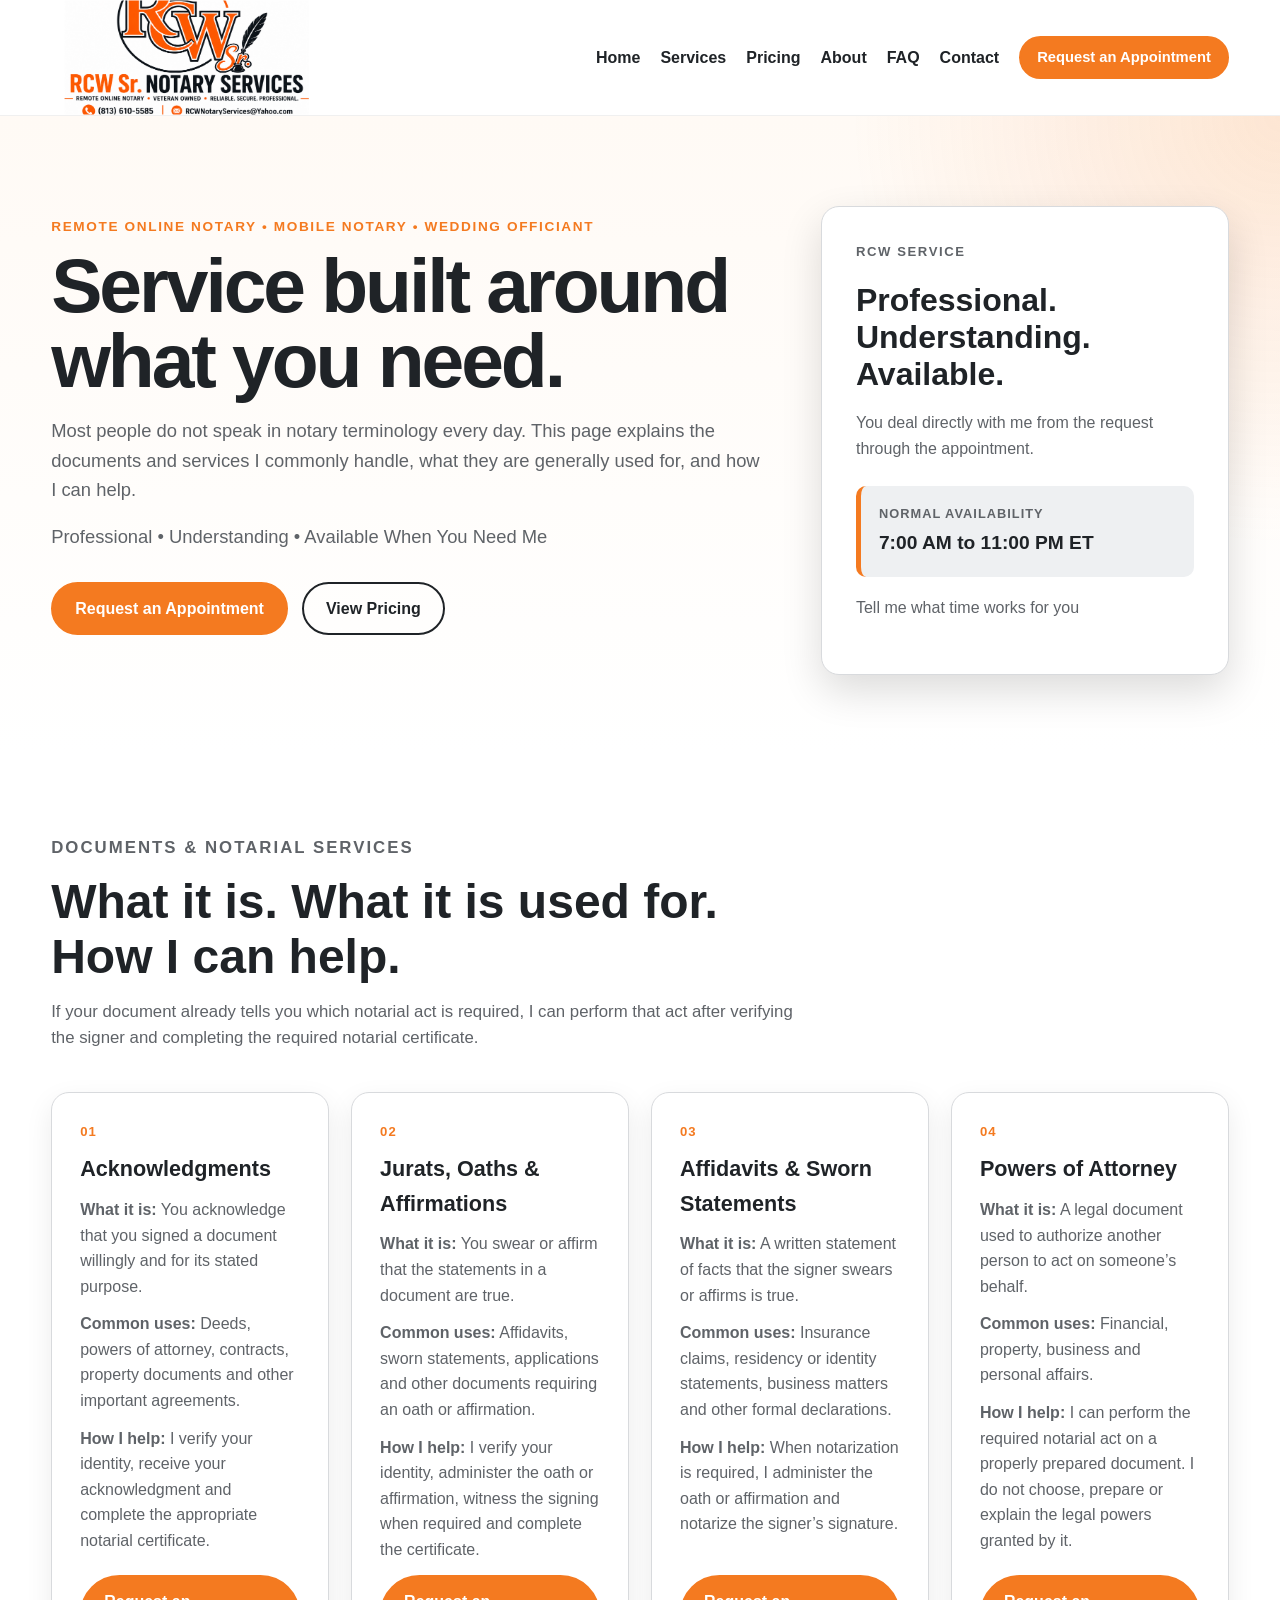
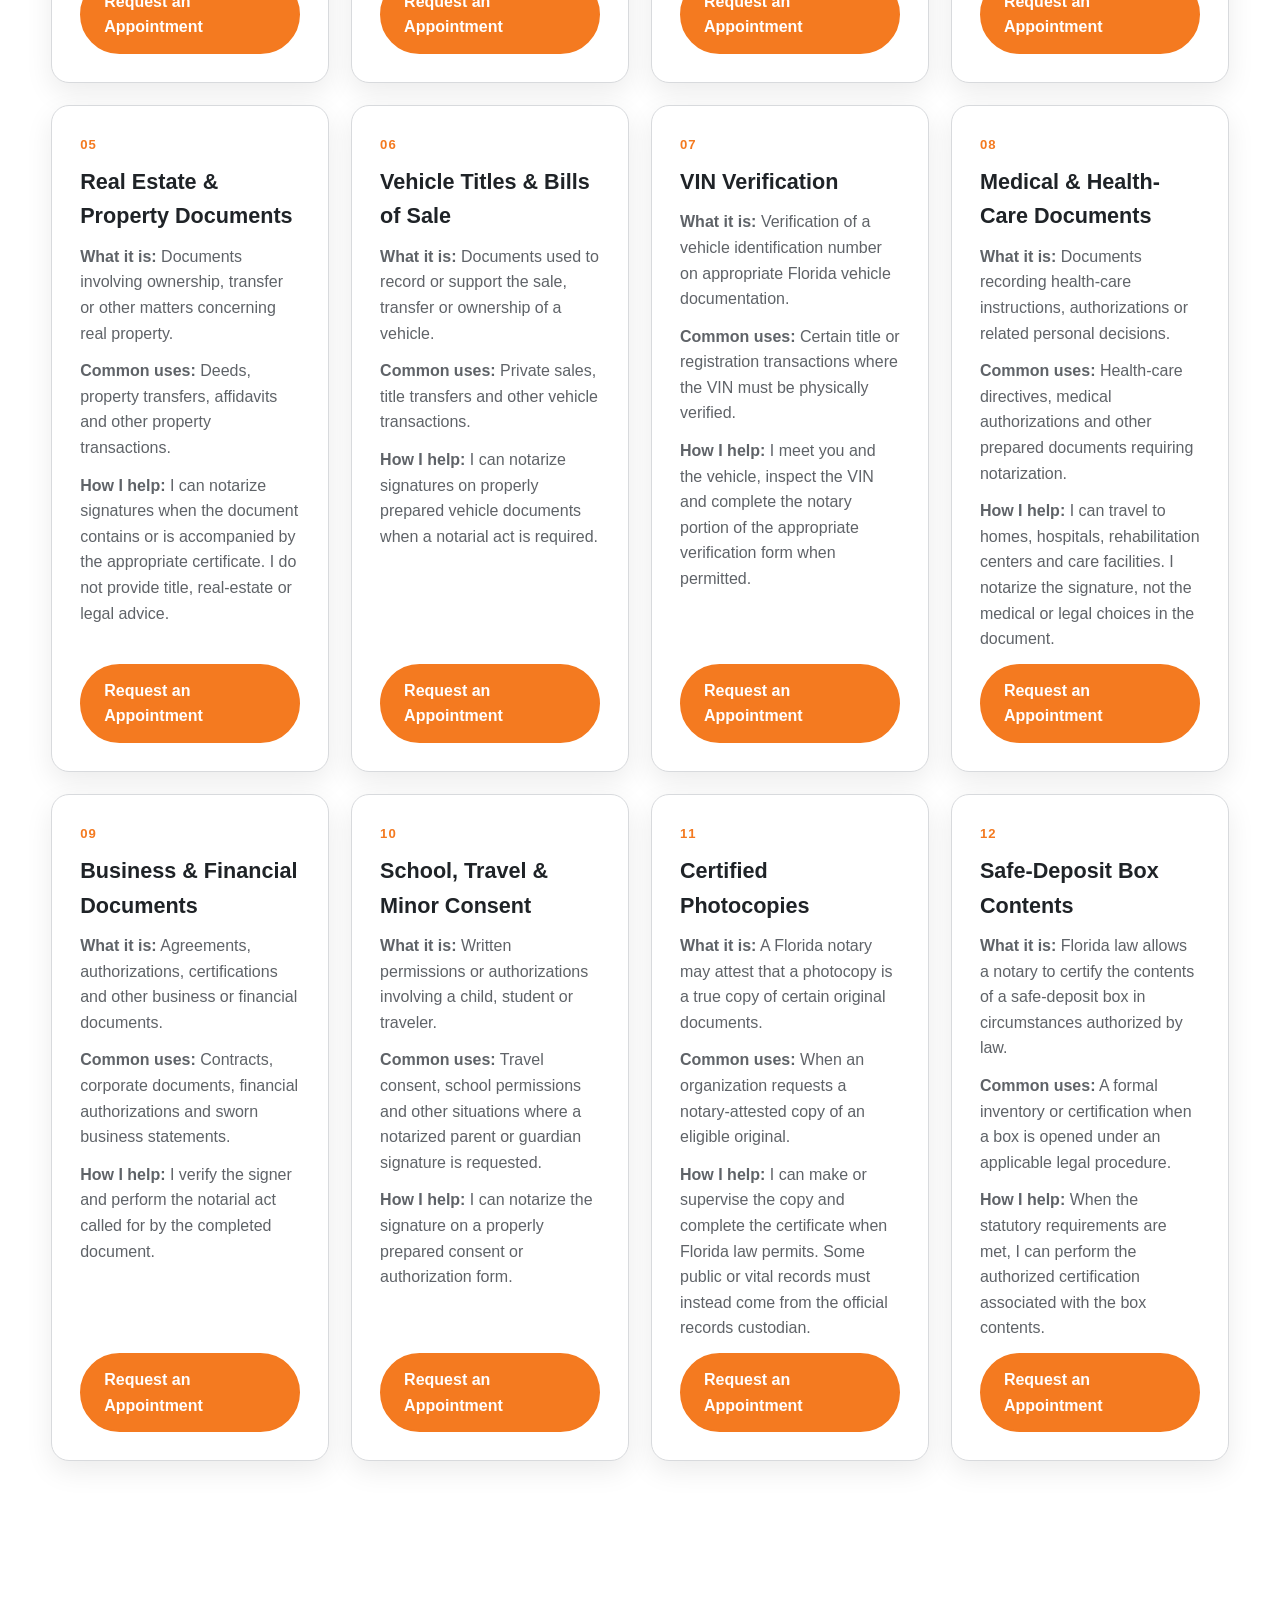
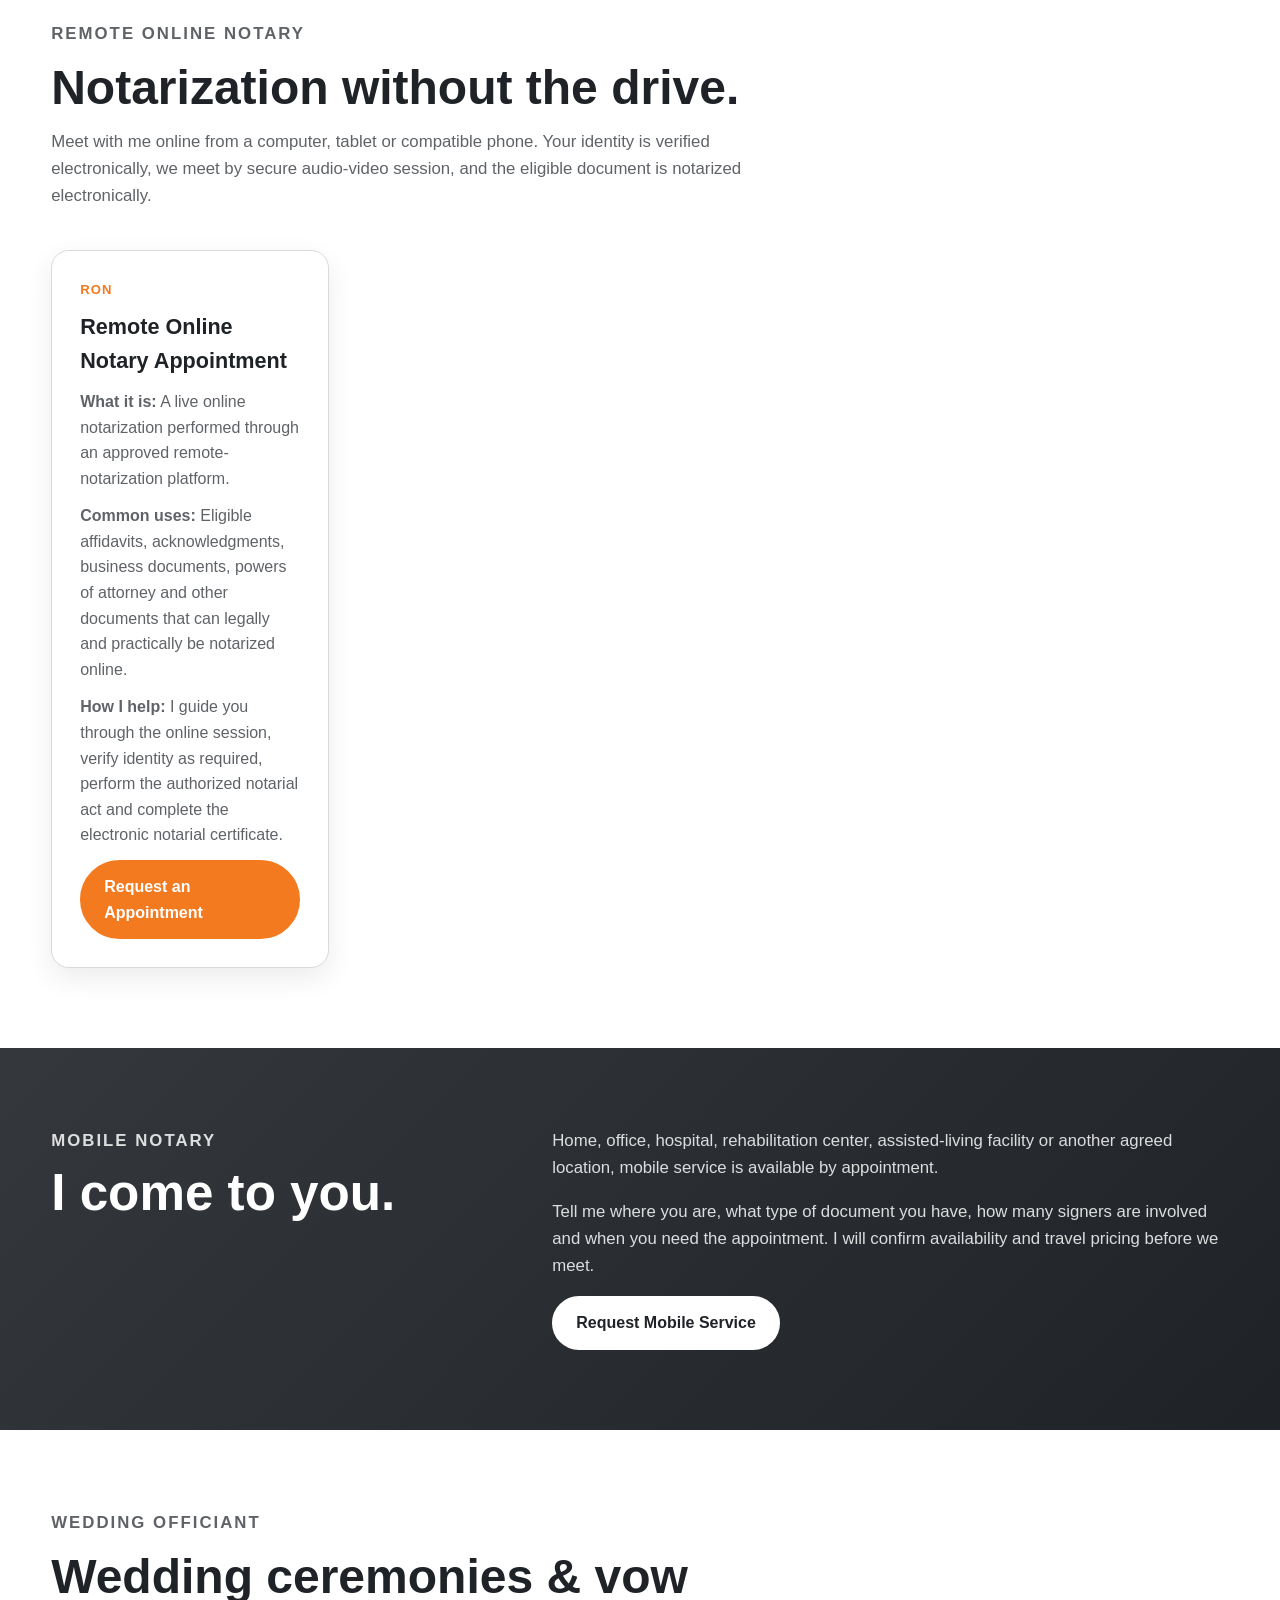
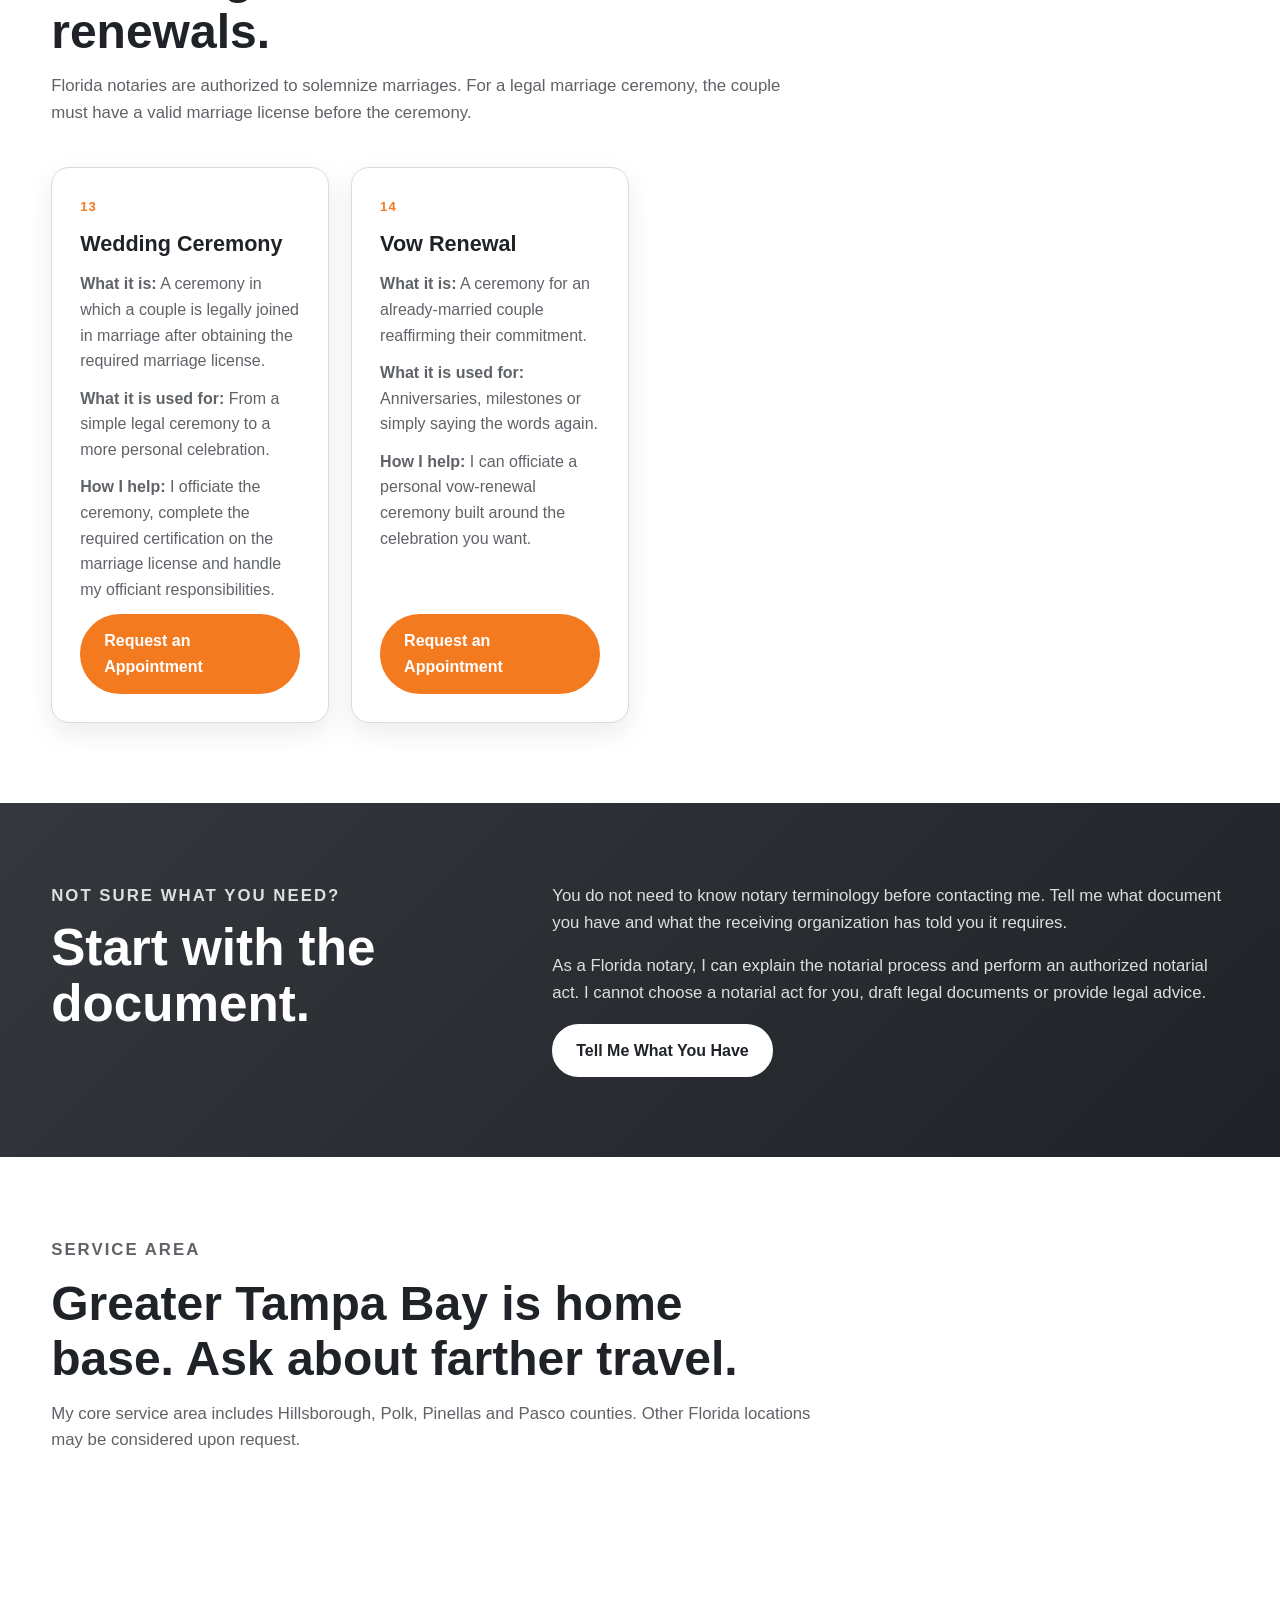
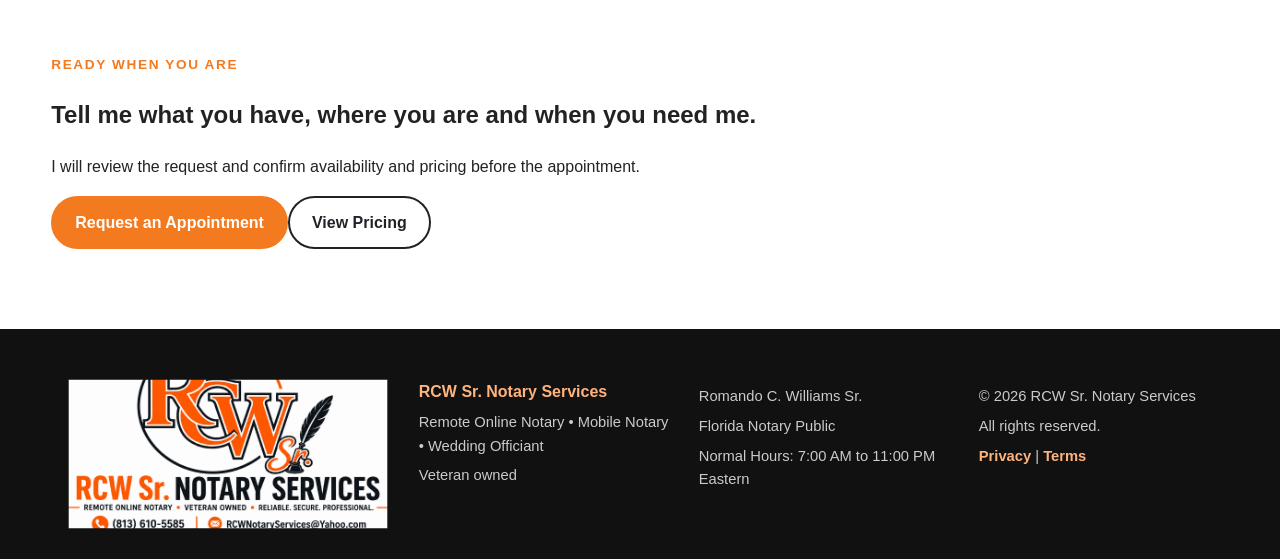
<file: docs/services.html>
<!--
===============================================================================
RCW SR. NOTARY SERVICES
FILE: services.html
PAGE: Services

PURPOSE:
Explain RCW services in plain language: what the document/service is,
what it is commonly used for, and how RCW can help.

CURRENT BUSINESS FOCUS:
Remote Online Notary • Mobile Notary • Wedding Officiant

CORE BRAND MESSAGE:
Professional • Understanding • Available When You Need Me

IMPORTANT:
- Preserve assets/css/styles.css and assets/js/main.js.
- Preserve approved logo: assets/images/rcw-sr-logo-full.png
- Do not add RON marketing until RCW is ready to offer it.
- Do not imply legal advice or document preparation.
- Preserve this NOTES block and section comments.

LAST UPDATED:
September 11, 2026
===============================================================================
-->
<!DOCTYPE html>
<html lang="en">
<head>
  <meta charset="UTF-8">
  <meta name="viewport" content="width=device-width, initial-scale=1.0">
  <meta name="description" content="RCW Sr. Notary Services provides mobile notary, document notarization, VIN verification, wedding ceremonies and vow renewals throughout Greater Tampa Bay.">
  <meta name="theme-color" content="#f47a20">
  <title>Services | RCW Sr. Notary Services</title>
  <link rel="stylesheet" href="assets/css/styles.css">
  <script src="assets/js/main.js" defer></script>

  <style>
    .service-card { display:flex; flex-direction:column; }
    .service-card .service-request-button { margin-top:auto; align-self:flex-start; }
  </style>
</head>
<body>

<a class="skip-link" href="#main-content">Skip to main content</a>

<!-- ===== HEADER ===== -->
<header class="site-header">
  <div class="container header-inner">
    <a class="brand" href="index.html" aria-label="RCW Sr. Notary Services home">
      <img src="assets/images/rcw-sr-logo-full.png" alt="RCW Sr. Notary Services logo" class="site-logo">
    </a>
    <button class="menu-toggle" type="button" aria-expanded="false" aria-controls="primary-navigation">
      <span class="sr-only">Open navigation menu</span><span></span><span></span><span></span>
    </button>
    <nav id="primary-navigation" class="primary-nav" aria-label="Primary navigation">
      <a href="index.html">Home</a>
      <a href="services.html" aria-current="page">Services</a>
      <a href="pricing.html">Pricing</a>
      <a href="about.html">About</a>
      <a href="faq.html">FAQ</a>
      <a href="contact.html">Contact</a>
      <a class="button button-small" href="contact.html">Request an Appointment</a>
    </nav>
  </div>
</header>

<main id="main-content">

<!-- ===== HERO ===== -->
<section class="hero">
  <div class="container hero-grid">
    <div class="hero-copy">
      <p class="eyebrow">Remote Online Notary • Mobile Notary • Wedding Officiant</p>
      <h1>Service built around what you need.</h1>
      <p class="hero-text">Most people do not speak in notary terminology every day. This page explains the documents and services I commonly handle, what they are generally used for, and how I can help.</p>
      <p class="hero-text">Professional • Understanding • Available When You Need Me</p>
      <div class="hero-actions">
        <a class="button" href="contact.html">Request an Appointment</a>
        <a class="button button-secondary" href="pricing.html">View Pricing</a>
      </div>
    </div>
    <aside class="availability-card" aria-label="RCW service approach">
      <p class="card-label">RCW Service</p>
      <h2>Professional.<br>Understanding.<br>Available.</h2>
      <p>You deal directly with me from the request through the appointment.</p>
      <div class="hours-box"><span>Normal Availability</span><strong>7:00 AM to 11:00 PM ET</strong></div>
      <p class="availability-note">Tell me what time works for you</p>
    </aside>
  </div>
</section>

<!-- ===== DOCUMENTS AND NOTARIAL ACTS ===== -->
<section class="section">
  <div class="container">
    <div class="section-heading">
      <p class="eyebrow">Documents & Notarial Services</p>
      <h2>What it is. What it is used for. How I can help.</h2>
      <p>If your document already tells you which notarial act is required, I can perform that act after verifying the signer and completing the required notarial certificate.</p>
    </div>

    <div class="card-grid">
      <article class="service-card"><span class="service-number">01</span><h3>Acknowledgments</h3><p><strong>What it is:</strong> You acknowledge that you signed a document willingly and for its stated purpose.</p><p><strong>Common uses:</strong> Deeds, powers of attorney, contracts, property documents and other important agreements.</p><p><strong>How I help:</strong> I verify your identity, receive your acknowledgment and complete the appropriate notarial certificate.</p><a class="button service-request-button" href="contact.html?service=mobile&act=acknowledgment">Request an Appointment</a></article>

      <article class="service-card"><span class="service-number">02</span><h3>Jurats, Oaths & Affirmations</h3><p><strong>What it is:</strong> You swear or affirm that the statements in a document are true.</p><p><strong>Common uses:</strong> Affidavits, sworn statements, applications and other documents requiring an oath or affirmation.</p><p><strong>How I help:</strong> I verify your identity, administer the oath or affirmation, witness the signing when required and complete the certificate.</p><a class="button service-request-button" href="contact.html?service=mobile&act=jurat">Request an Appointment</a></article>

      <article class="service-card"><span class="service-number">03</span><h3>Affidavits & Sworn Statements</h3><p><strong>What it is:</strong> A written statement of facts that the signer swears or affirms is true.</p><p><strong>Common uses:</strong> Insurance claims, residency or identity statements, business matters and other formal declarations.</p><p><strong>How I help:</strong> When notarization is required, I administer the oath or affirmation and notarize the signer’s signature.</p><a class="button service-request-button" href="contact.html?service=mobile&act=jurat&document=affidavit">Request an Appointment</a></article>

      <article class="service-card"><span class="service-number">04</span><h3>Powers of Attorney</h3><p><strong>What it is:</strong> A legal document used to authorize another person to act on someone’s behalf.</p><p><strong>Common uses:</strong> Financial, property, business and personal affairs.</p><p><strong>How I help:</strong> I can perform the required notarial act on a properly prepared document. I do not choose, prepare or explain the legal powers granted by it.</p><a class="button service-request-button" href="contact.html?service=mobile&act=acknowledgment&document=power-of-attorney">Request an Appointment</a></article>

      <article class="service-card"><span class="service-number">05</span><h3>Real Estate & Property Documents</h3><p><strong>What it is:</strong> Documents involving ownership, transfer or other matters concerning real property.</p><p><strong>Common uses:</strong> Deeds, property transfers, affidavits and other property transactions.</p><p><strong>How I help:</strong> I can notarize signatures when the document contains or is accompanied by the appropriate certificate. I do not provide title, real-estate or legal advice.</p><a class="button service-request-button" href="contact.html?service=mobile&act=acknowledgment&document=real-estate-document">Request an Appointment</a></article>

      <article class="service-card"><span class="service-number">06</span><h3>Vehicle Titles & Bills of Sale</h3><p><strong>What it is:</strong> Documents used to record or support the sale, transfer or ownership of a vehicle.</p><p><strong>Common uses:</strong> Private sales, title transfers and other vehicle transactions.</p><p><strong>How I help:</strong> I can notarize signatures on properly prepared vehicle documents when a notarial act is required.</p><a class="button service-request-button" href="contact.html?service=mobile&act=acknowledgment&document=vehicle-title-or-bill-of-sale">Request an Appointment</a></article>

      <article class="service-card"><span class="service-number">07</span><h3>VIN Verification</h3><p><strong>What it is:</strong> Verification of a vehicle identification number on appropriate Florida vehicle documentation.</p><p><strong>Common uses:</strong> Certain title or registration transactions where the VIN must be physically verified.</p><p><strong>How I help:</strong> I meet you and the vehicle, inspect the VIN and complete the notary portion of the appropriate verification form when permitted.</p><a class="button service-request-button" href="contact.html?service=mobile&act=vin-verification&document=vin-verification">Request an Appointment</a></article>

      <article class="service-card"><span class="service-number">08</span><h3>Medical & Health-Care Documents</h3><p><strong>What it is:</strong> Documents recording health-care instructions, authorizations or related personal decisions.</p><p><strong>Common uses:</strong> Health-care directives, medical authorizations and other prepared documents requiring notarization.</p><p><strong>How I help:</strong> I can travel to homes, hospitals, rehabilitation centers and care facilities. I notarize the signature, not the medical or legal choices in the document.</p><a class="button service-request-button" href="contact.html?service=mobile&act=not-sure&document=medical-or-healthcare-document">Request an Appointment</a></article>

      <article class="service-card"><span class="service-number">09</span><h3>Business & Financial Documents</h3><p><strong>What it is:</strong> Agreements, authorizations, certifications and other business or financial documents.</p><p><strong>Common uses:</strong> Contracts, corporate documents, financial authorizations and sworn business statements.</p><p><strong>How I help:</strong> I verify the signer and perform the notarial act called for by the completed document.</p><a class="button service-request-button" href="contact.html?service=mobile&act=not-sure&document=business-document">Request an Appointment</a></article>

      <article class="service-card"><span class="service-number">10</span><h3>School, Travel & Minor Consent</h3><p><strong>What it is:</strong> Written permissions or authorizations involving a child, student or traveler.</p><p><strong>Common uses:</strong> Travel consent, school permissions and other situations where a notarized parent or guardian signature is requested.</p><p><strong>How I help:</strong> I can notarize the signature on a properly prepared consent or authorization form.</p><a class="button service-request-button" href="contact.html?service=mobile&act=not-sure&document=school-or-minor-consent-form">Request an Appointment</a></article>

      <article class="service-card"><span class="service-number">11</span><h3>Certified Photocopies</h3><p><strong>What it is:</strong> A Florida notary may attest that a photocopy is a true copy of certain original documents.</p><p><strong>Common uses:</strong> When an organization requests a notary-attested copy of an eligible original.</p><p><strong>How I help:</strong> I can make or supervise the copy and complete the certificate when Florida law permits. Some public or vital records must instead come from the official records custodian.</p><a class="button service-request-button" href="contact.html?service=mobile&act=copy-certification&document=eligible-copy-certification">Request an Appointment</a></article>

      <article class="service-card"><span class="service-number">12</span><h3>Safe-Deposit Box Contents</h3><p><strong>What it is:</strong> Florida law allows a notary to certify the contents of a safe-deposit box in circumstances authorized by law.</p><p><strong>Common uses:</strong> A formal inventory or certification when a box is opened under an applicable legal procedure.</p><p><strong>How I help:</strong> When the statutory requirements are met, I can perform the authorized certification associated with the box contents.</p><a class="button service-request-button" href="contact.html?service=mobile&act=safe-deposit-box&document=safe-deposit-box-contents">Request an Appointment</a></article>
    </div>
  </div>
</section>


<!-- ===== REMOTE ONLINE NOTARY ===== -->
<section class="section section-soft">
  <div class="container">
    <div class="section-heading">
      <p class="eyebrow">Remote Online Notary</p>
      <h2>Notarization without the drive.</h2>
      <p>Meet with me online from a computer, tablet or compatible phone. Your identity is verified electronically, we meet by secure audio-video session, and the eligible document is notarized electronically.</p>
    </div>
    <div class="card-grid">
      <article class="service-card">
        <span class="service-number">RON</span>
        <h3>Remote Online Notary Appointment</h3>
        <p><strong>What it is:</strong> A live online notarization performed through an approved remote-notarization platform.</p>
        <p><strong>Common uses:</strong> Eligible affidavits, acknowledgments, business documents, powers of attorney and other documents that can legally and practically be notarized online.</p>
        <p><strong>How I help:</strong> I guide you through the online session, verify identity as required, perform the authorized notarial act and complete the electronic notarial certificate.</p>
        <a class="button service-request-button" href="contact.html?service=ron">Request an Appointment</a>
      </article>
    </div>
  </div>
</section>

<!-- ===== MOBILE SERVICE ===== -->
<section class="section section-pewter">
  <div class="container mobile-highlight-grid">
    <div><p class="eyebrow eyebrow-light">Mobile Notary</p><h2>I come to you.</h2></div>
    <div><p>Home, office, hospital, rehabilitation center, assisted-living facility or another agreed location, mobile service is available by appointment.</p><p>Tell me where you are, what type of document you have, how many signers are involved and when you need the appointment. I will confirm availability and travel pricing before we meet.</p><a class="button button-light" href="contact.html?service=mobile">Request Mobile Service</a></div>
  </div>
</section>

<!-- ===== WEDDINGS ===== -->
<section class="section">
  <div class="container">
    <div class="section-heading"><p class="eyebrow">Wedding Officiant</p><h2>Wedding ceremonies & vow renewals.</h2><p>Florida notaries are authorized to solemnize marriages. For a legal marriage ceremony, the couple must have a valid marriage license before the ceremony.</p></div>
    <div class="card-grid">
      <article class="service-card"><span class="service-number">13</span><h3>Wedding Ceremony</h3><p><strong>What it is:</strong> A ceremony in which a couple is legally joined in marriage after obtaining the required marriage license.</p><p><strong>What it is used for:</strong> From a simple legal ceremony to a more personal celebration.</p><p><strong>How I help:</strong> I officiate the ceremony, complete the required certification on the marriage license and handle my officiant responsibilities.</p><a class="button service-request-button" href="contact.html?service=wedding&purpose=wedding-ceremony">Request an Appointment</a></article>
      <article class="service-card"><span class="service-number">14</span><h3>Vow Renewal</h3><p><strong>What it is:</strong> A ceremony for an already-married couple reaffirming their commitment.</p><p><strong>What it is used for:</strong> Anniversaries, milestones or simply saying the words again.</p><p><strong>How I help:</strong> I can officiate a personal vow-renewal ceremony built around the celebration you want.</p><a class="button service-request-button" href="contact.html?service=wedding&purpose=vow-renewal">Request an Appointment</a></article>
    </div>
  </div>
</section>

<!-- ===== NOT SURE / LEGAL BOUNDARY ===== -->
<section class="section section-pewter">
  <div class="container mobile-highlight-grid">
    <div><p class="eyebrow eyebrow-light">Not Sure What You Need?</p><h2>Start with the document.</h2></div>
    <div><p>You do not need to know notary terminology before contacting me. Tell me what document you have and what the receiving organization has told you it requires.</p><p>As a Florida notary, I can explain the notarial process and perform an authorized notarial act. I cannot choose a notarial act for you, draft legal documents or provide legal advice.</p><a class="button button-light" href="contact.html">Tell Me What You Have</a></div>
  </div>
</section>

<!-- ===== SERVICE AREA ===== -->
<section class="section">
  <div class="container">
    <div class="section-heading"><p class="eyebrow">Service Area</p><h2>Greater Tampa Bay is home base. Ask about farther travel.</h2><p>My core service area includes Hillsborough, Polk, Pinellas and Pasco counties. Other Florida locations may be considered upon request.</p></div>
  </div>
</section>

<!-- ===== FINAL CTA ===== -->
<section class="section">
  <div class="container">
    <div class="cta-panel">
      <div><p class="eyebrow">Ready When You Are</p><h2>Tell me what you have, where you are and when you need me.</h2><p>I will review the request and confirm availability and pricing before the appointment.</p></div>
      <div class="cta-actions"><a class="button" href="contact.html">Request an Appointment</a><a class="button button-secondary" href="pricing.html">View Pricing</a></div>
    </div>
  </div>
</section>

</main>

<!-- ===== FOOTER ===== -->
<footer class="site-footer">
  <div class="container footer-grid">
    <div><img src="assets/images/rcw-sr-logo-full.png" alt="RCW Sr. Notary Services" class="footer-logo"></div>
    <div><strong>RCW Sr. Notary Services</strong><p>Remote Online Notary • Mobile Notary • Wedding Officiant</p><p>Veteran owned</p></div>
    <div><p>Romando C. Williams Sr.</p><p>Florida Notary Public</p><p>Normal Hours: 7:00 AM to 11:00 PM Eastern</p></div>
    <div><p>&copy; <span id="current-year"></span> RCW Sr. Notary Services</p><p>All rights reserved.</p><p><a href="privacy.html">Privacy</a> | <a href="terms.html">Terms</a></p></div>
  </div>
</footer>

</body>
</html>
</file>
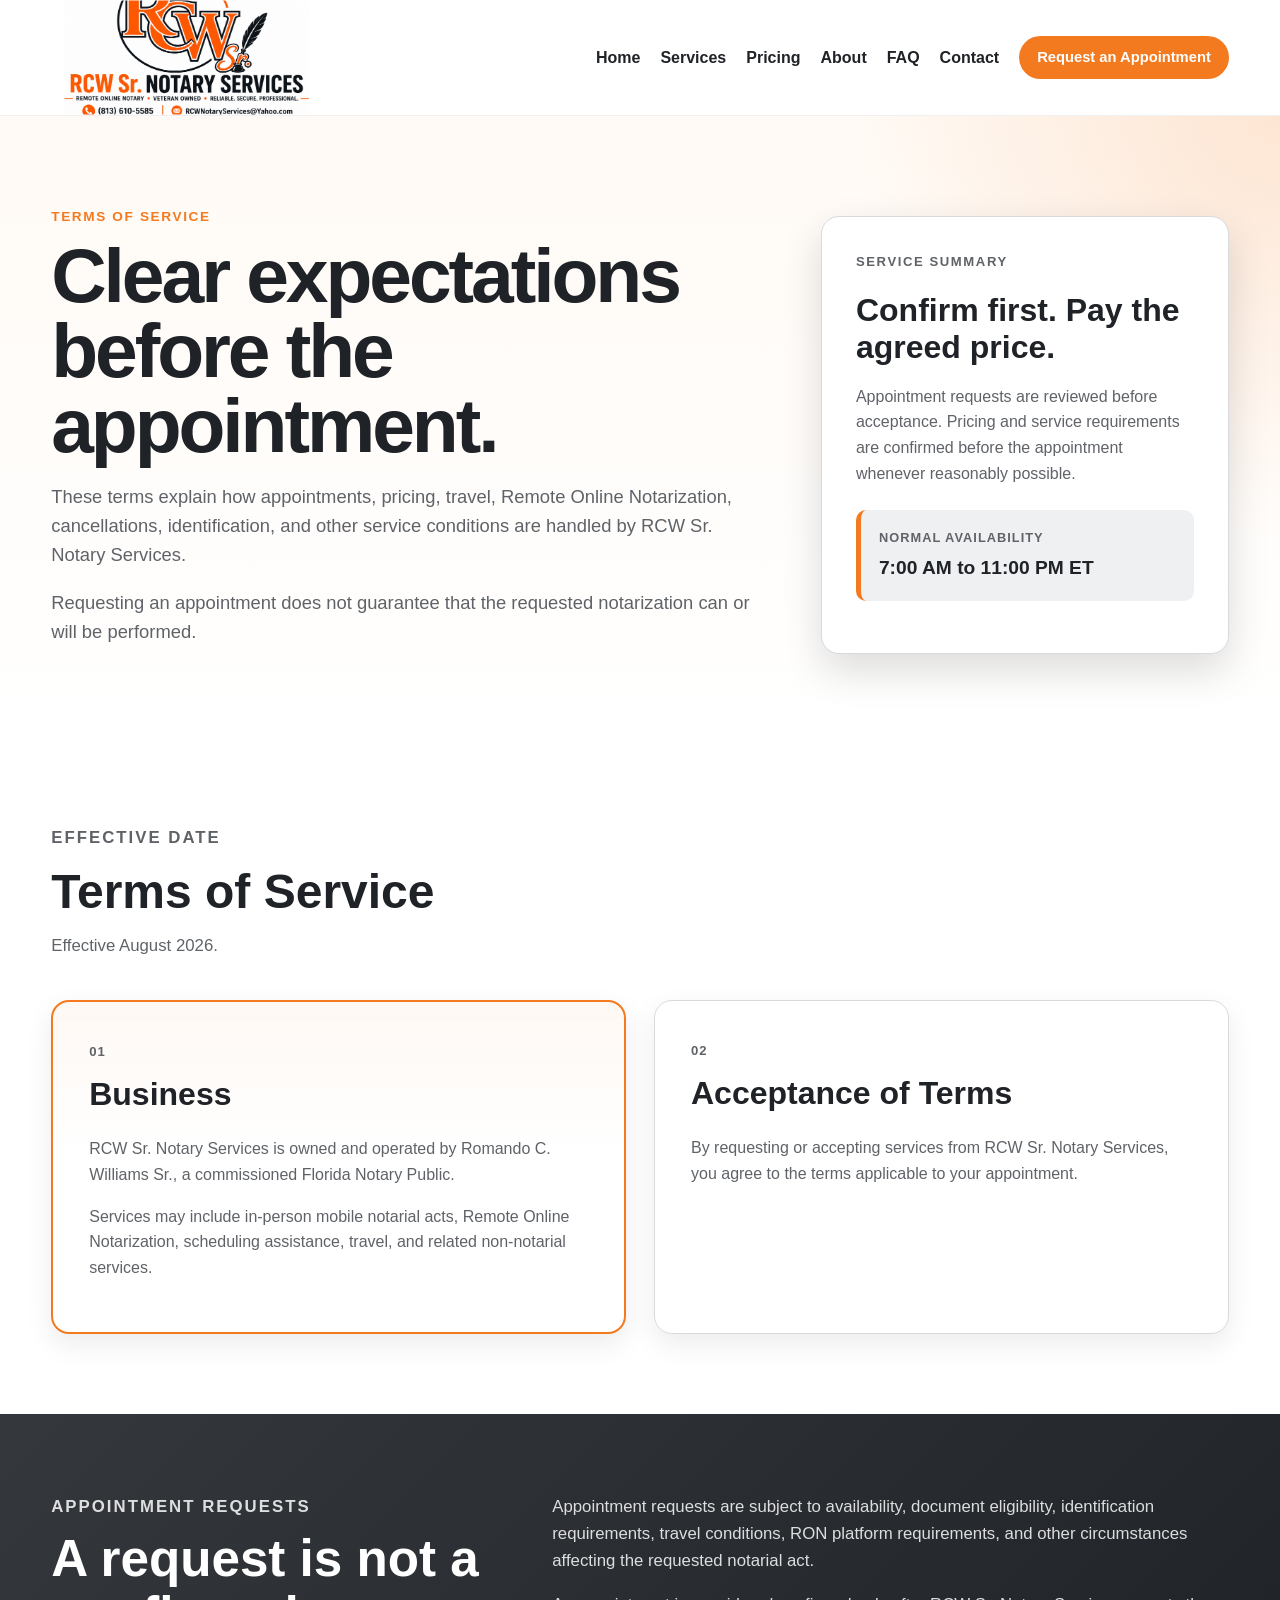
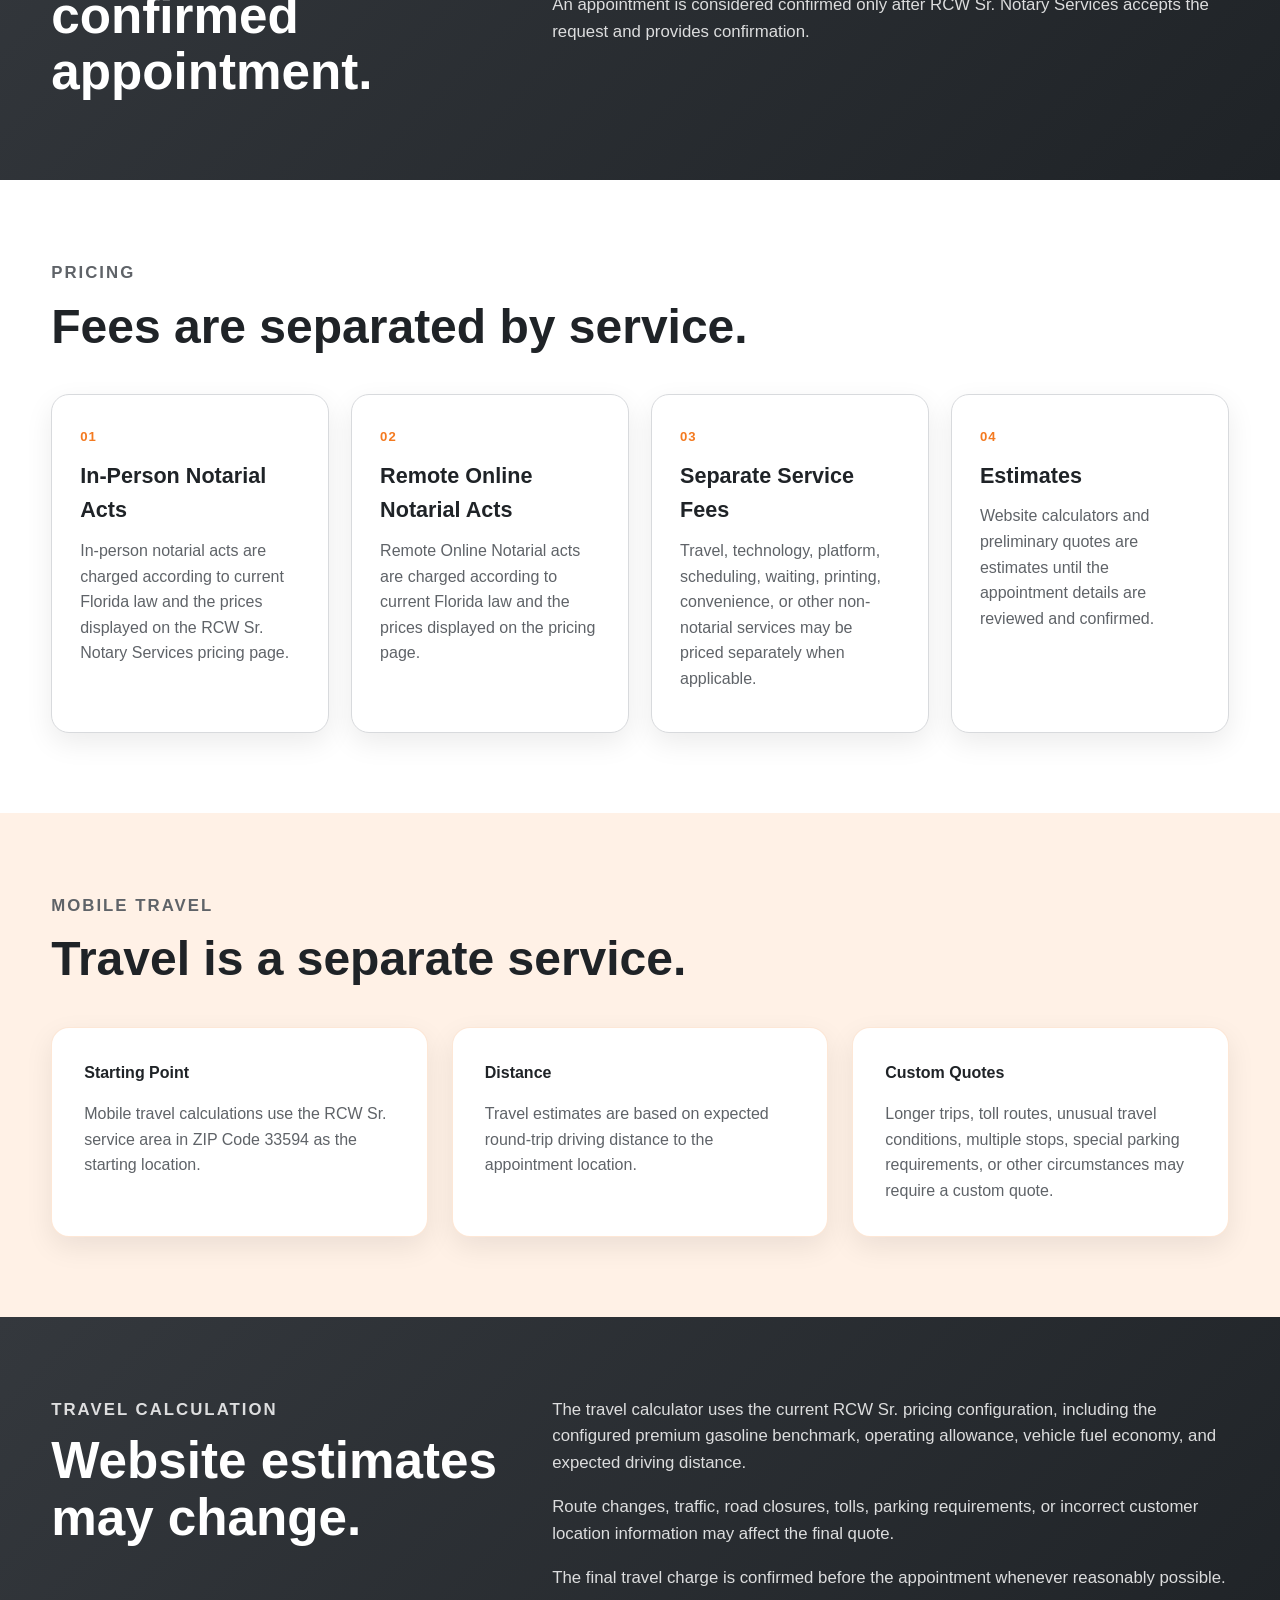
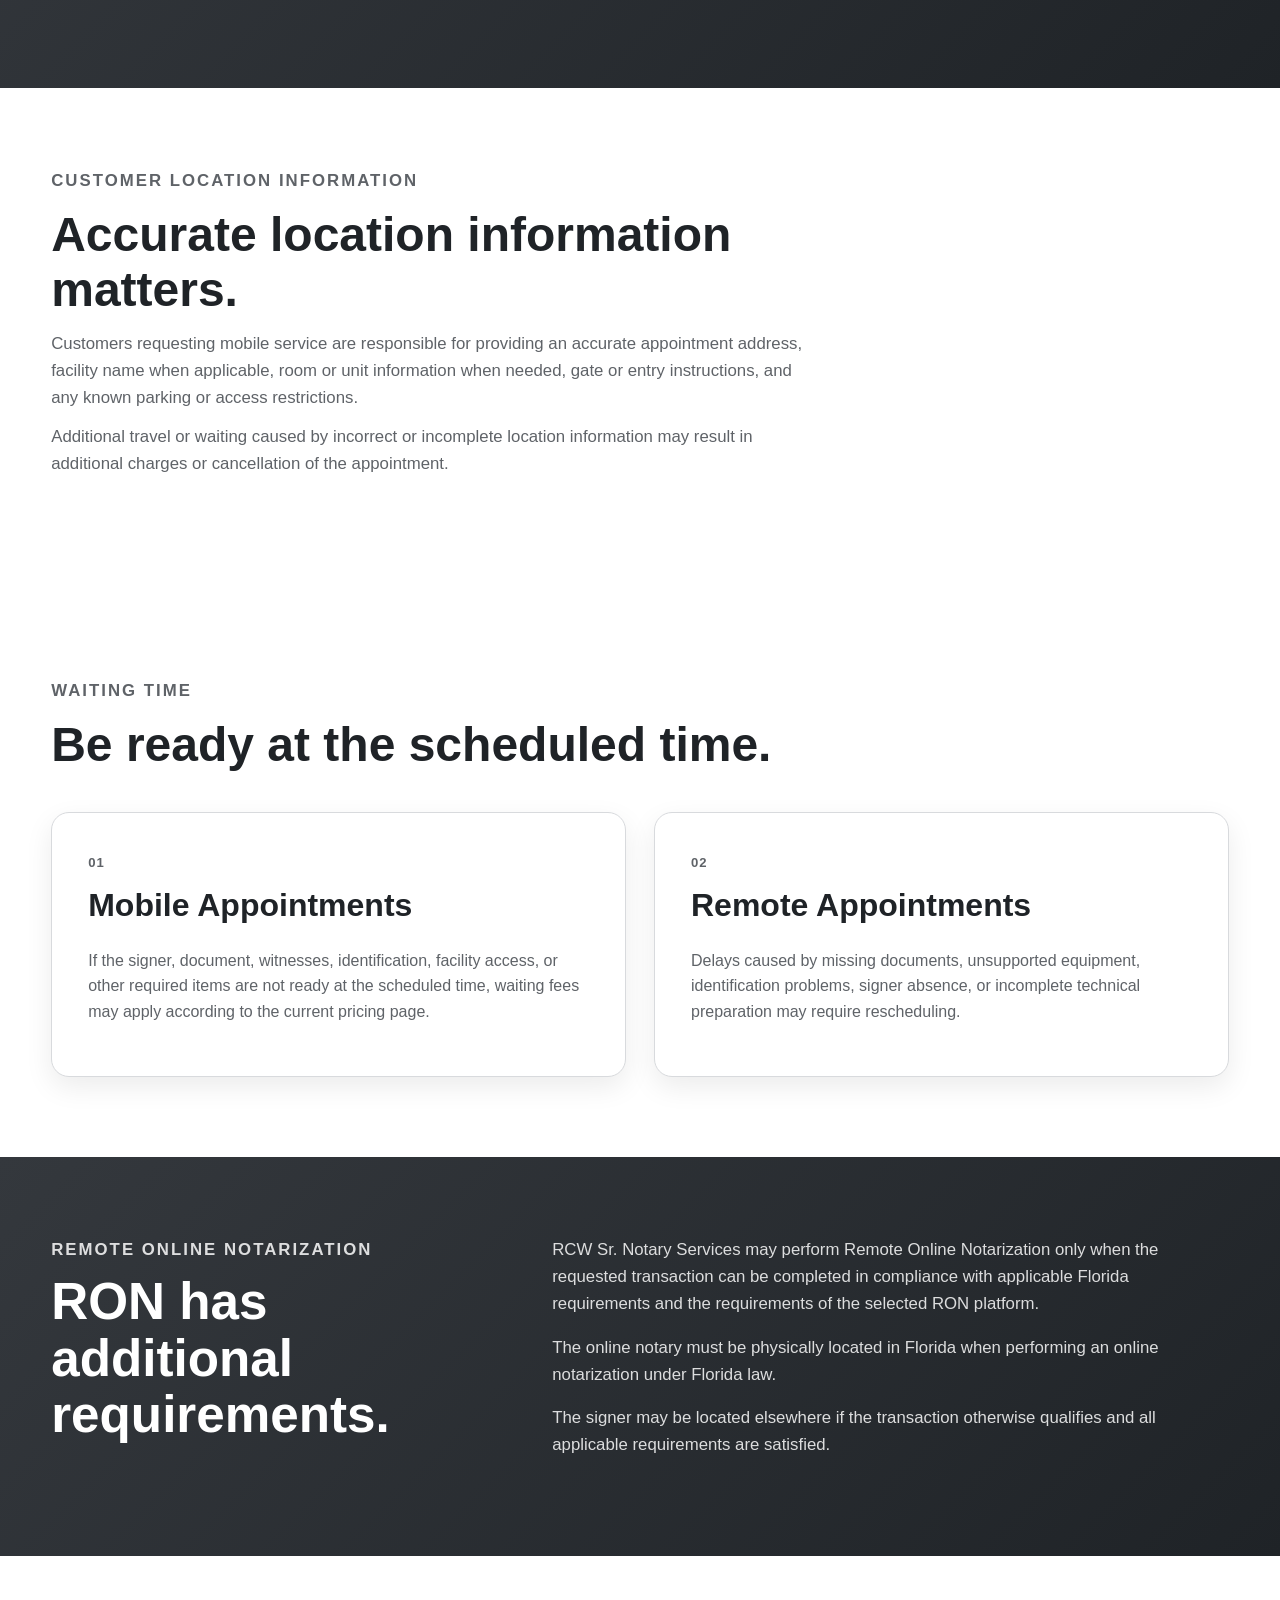
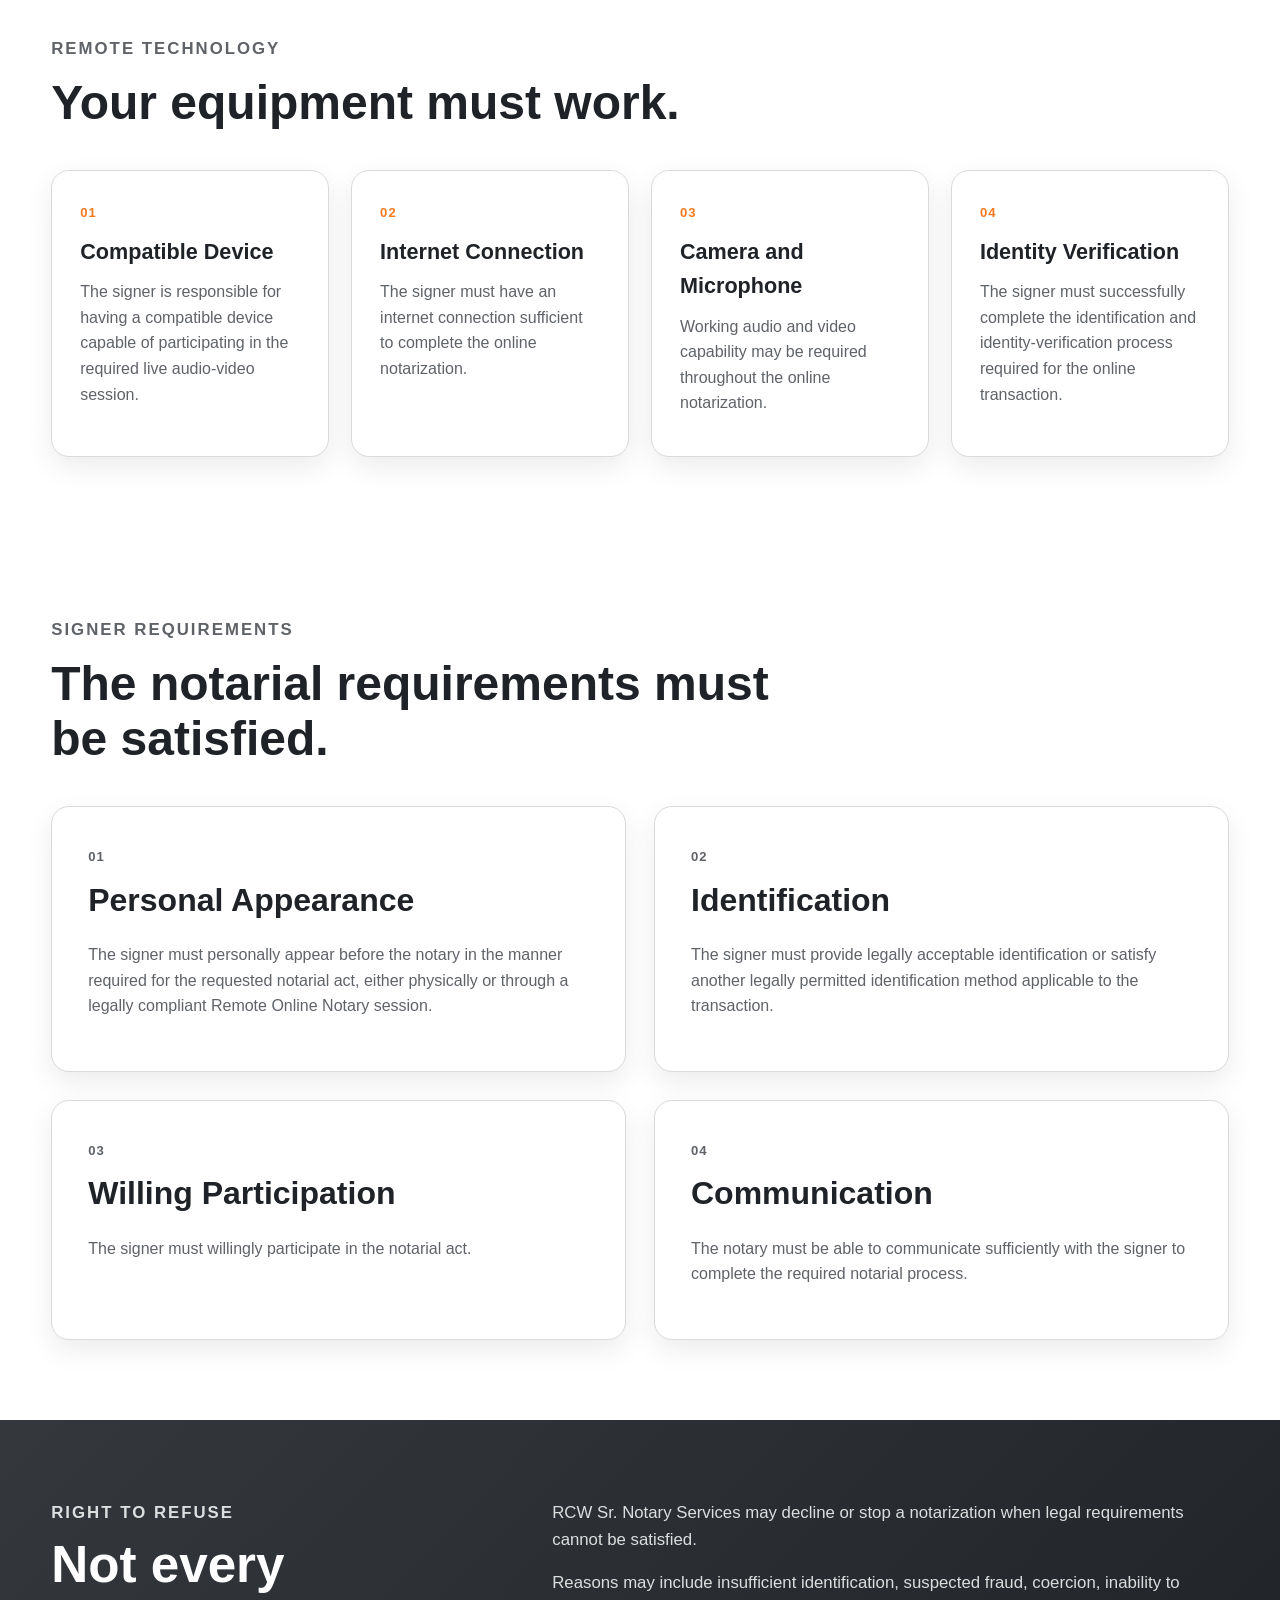
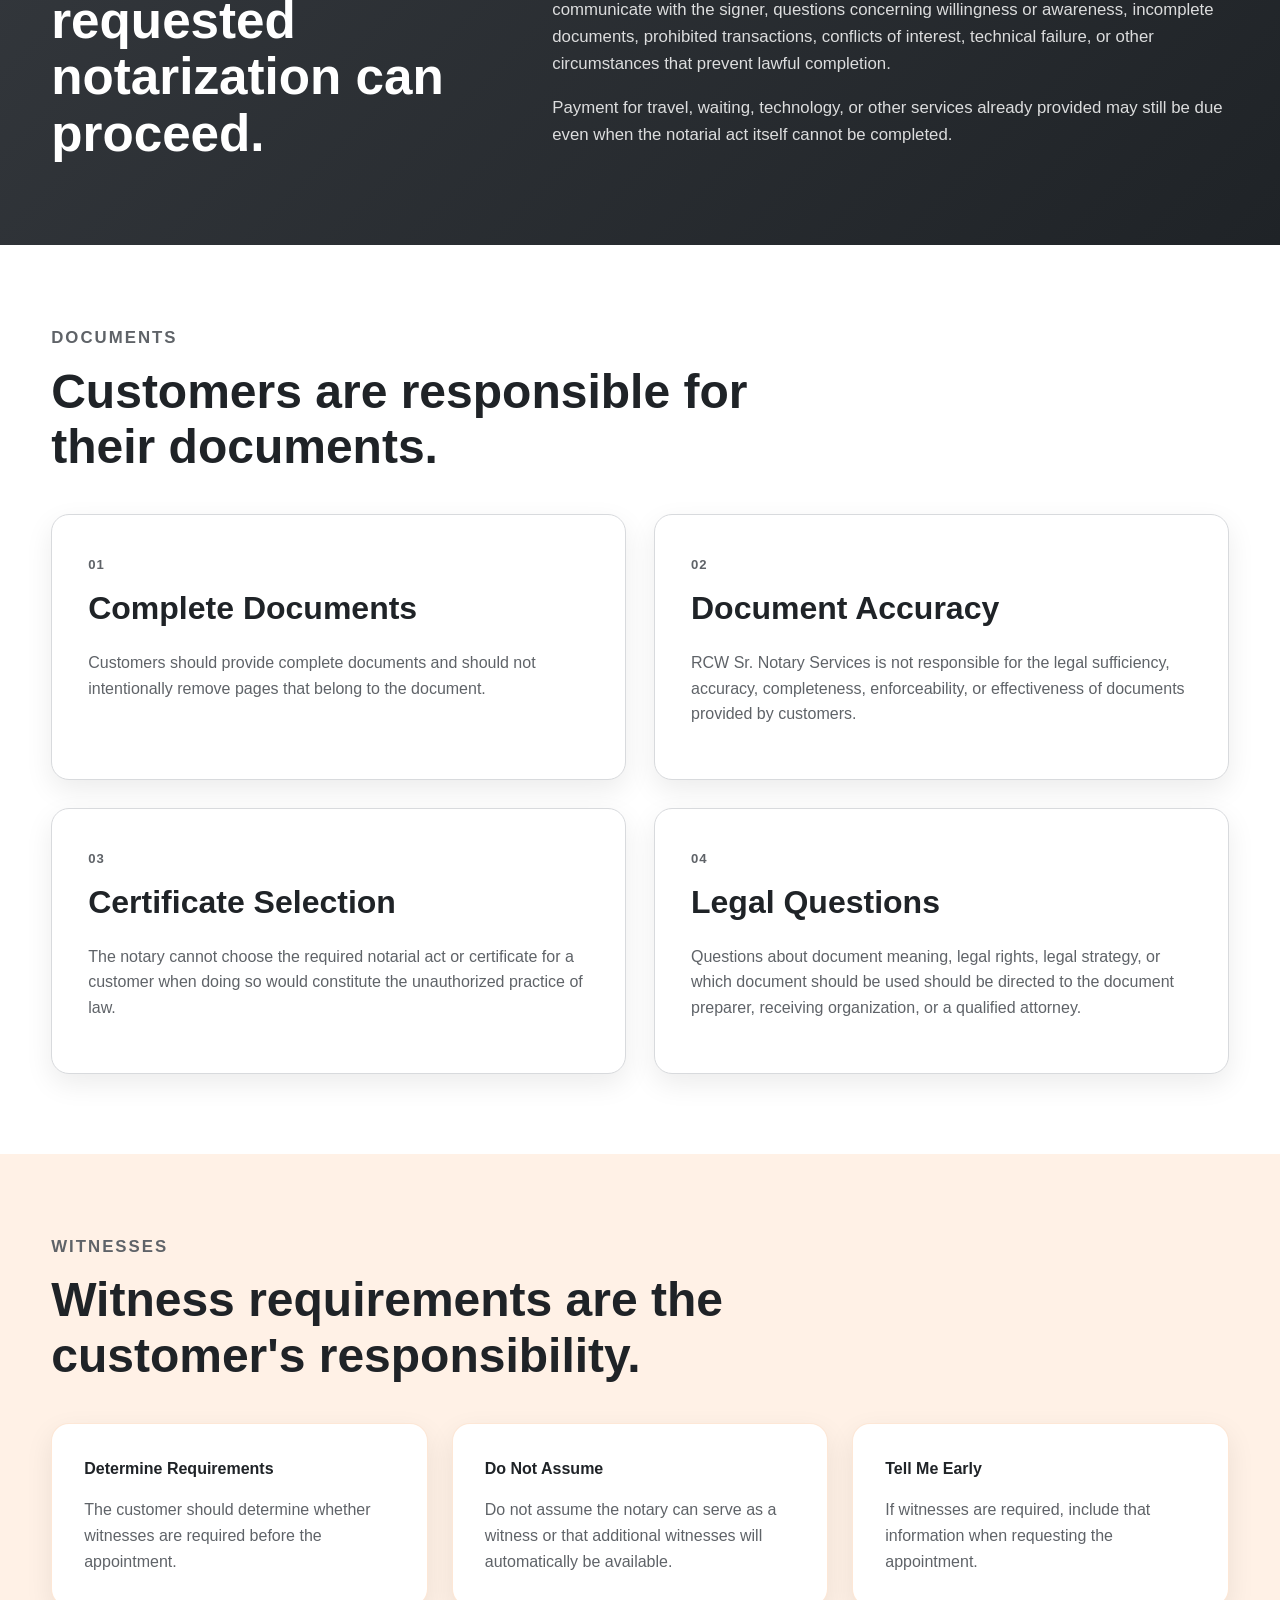
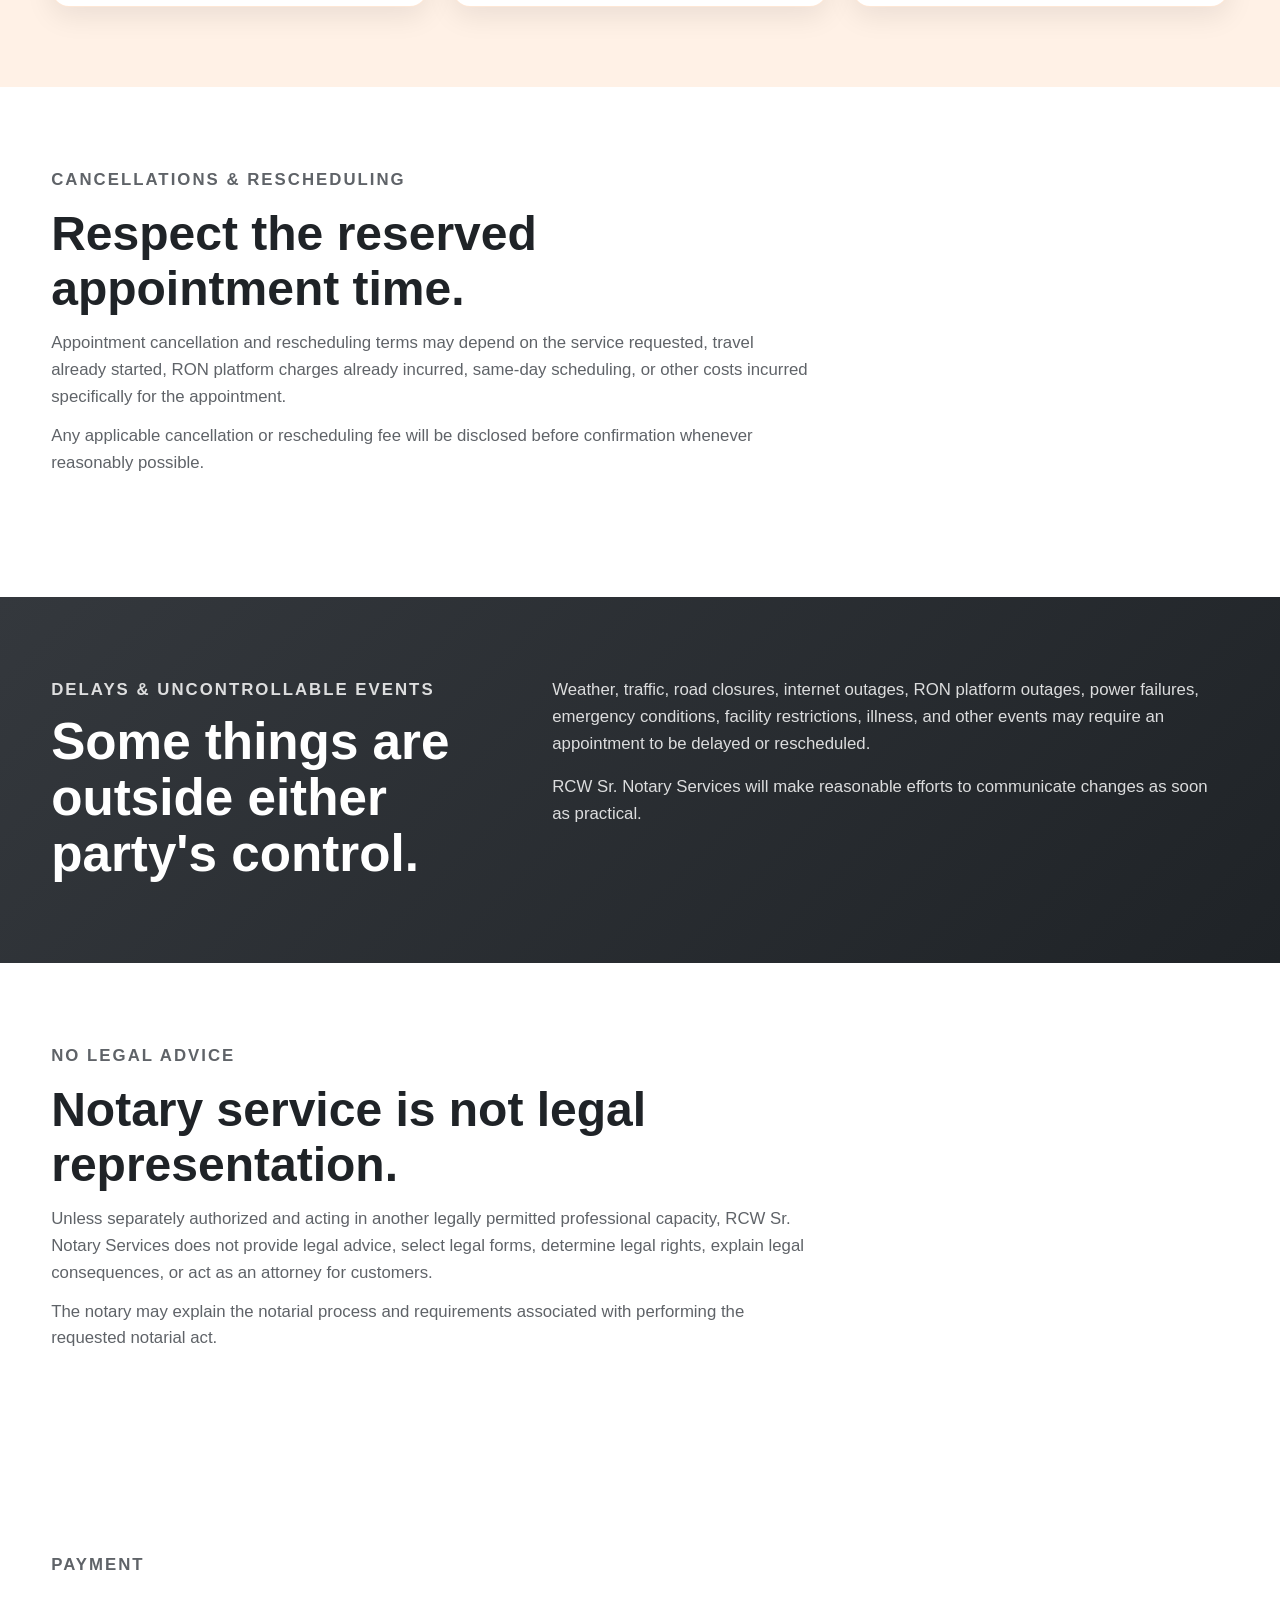
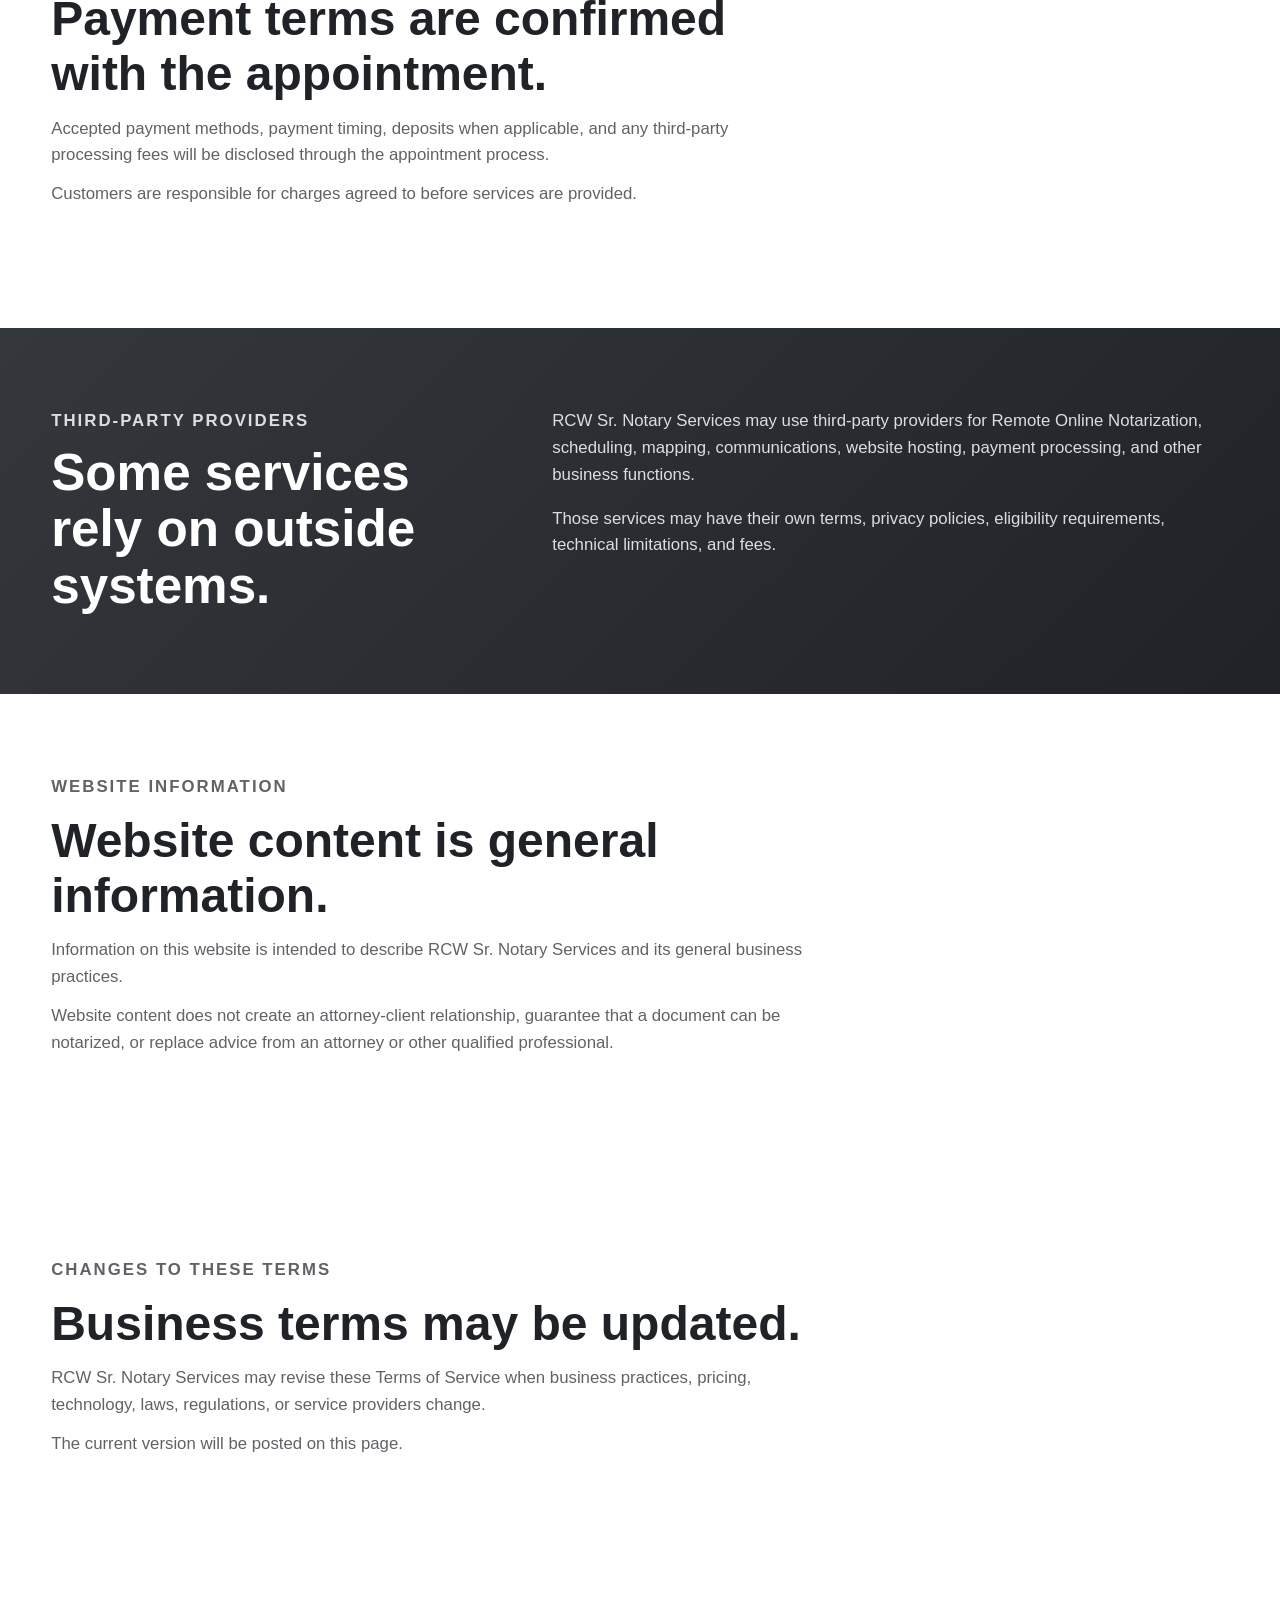
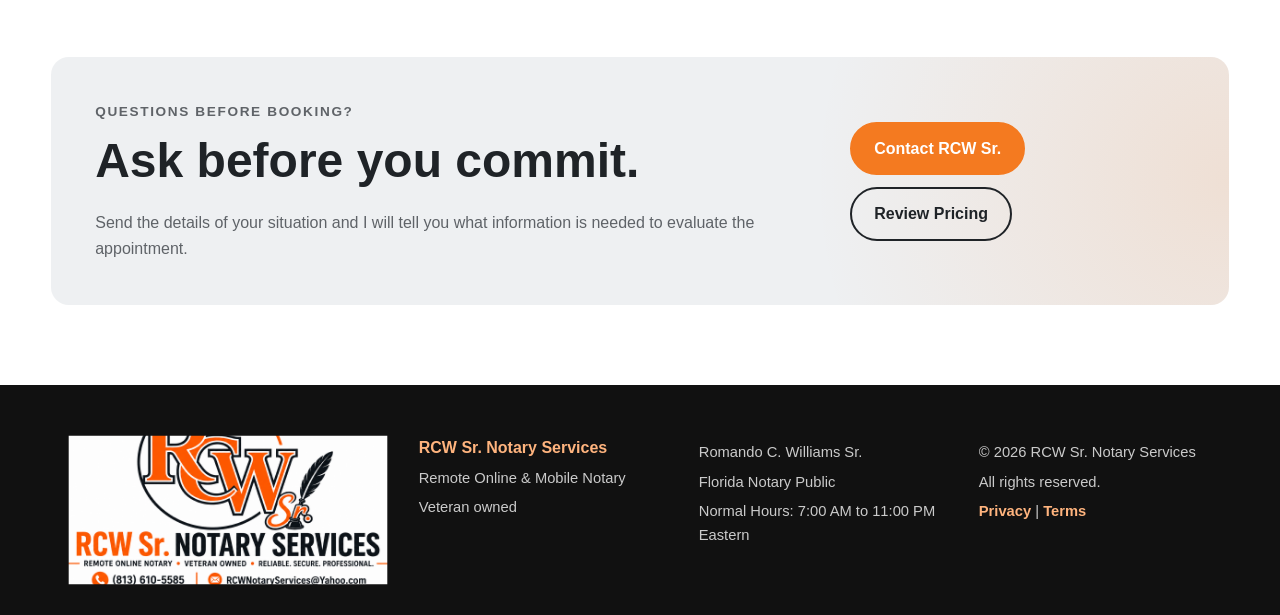
<file: docs/terms.html>
<!DOCTYPE html>
<html lang="en">
<head>
  <meta charset="UTF-8">

  <meta name="viewport" content="width=device-width, initial-scale=1.0">

  <meta
    name="description"
    content="Terms of Service for RCW Sr. Notary Services, including appointment requests, pricing, travel, Remote Online Notary services, cancellations, identification, signer requirements, and legal limitations."
  >

  <meta name="theme-color" content="#f47a20">

  <title>Terms of Service | RCW Sr. Notary Services</title>

  <link rel="stylesheet" href="assets/css/styles.css">

  <script src="assets/js/main.js" defer></script>
</head>

<body>

  <a class="skip-link" href="#main-content">
    Skip to main content
  </a>

  <header class="site-header">

    <div class="container header-inner">

      <a
        class="brand"
        href="index.html"
        aria-label="RCW Sr. Notary Services home"
      >
        <img
          src="assets/images/rcw-sr-logo-full.png"
          alt="RCW Sr. Notary Services logo"
          class="site-logo"
        >
      </a>

      <button
        class="menu-toggle"
        type="button"
        aria-expanded="false"
        aria-controls="primary-navigation"
      >
        <span class="sr-only">Open navigation menu</span>
        <span></span>
        <span></span>
        <span></span>
      </button>

      <nav
        id="primary-navigation"
        class="primary-nav"
        aria-label="Primary navigation"
      >
        <a href="index.html">Home</a>
        <a href="services.html">Services</a>
        <a href="pricing.html">Pricing</a>
        <a href="about.html">About</a>
        <a href="faq.html">FAQ</a>
        <a href="contact.html">Contact</a>

        <a
          class="button button-small"
          href="contact.html"
        >
          Request an Appointment
        </a>
      </nav>

    </div>

  </header>

  <main id="main-content">

    <section class="hero">

      <div class="container hero-grid">

        <div class="hero-copy">

          <p class="eyebrow">
            Terms of Service
          </p>

          <h1>
            Clear expectations before the appointment.
          </h1>

          <p class="hero-text">
            These terms explain how appointments, pricing, travel, Remote Online Notarization, cancellations, identification, and other service conditions are handled by RCW Sr. Notary Services.
          </p>

          <p class="hero-text">
            Requesting an appointment does not guarantee that the requested notarization can or will be performed.
          </p>

        </div>

        <aside
          class="availability-card"
          aria-label="Terms summary"
        >

          <p class="card-label">
            Service Summary
          </p>

          <h2>
            Confirm first. Pay the agreed price.
          </h2>

          <p>
            Appointment requests are reviewed before acceptance.
            Pricing and service requirements are confirmed before the appointment whenever reasonably possible.
          </p>

          <div class="hours-box">

            <span>
              Normal Availability
            </span>

            <strong>
              7:00 AM to 11:00 PM ET
            </strong>

          </div>

        </aside>

      </div>

    </section>

    <section class="section">

      <div class="container">

        <div class="section-heading">

          <p class="eyebrow">
            Effective Date
          </p>

          <h2>
            Terms of Service
          </h2>

          <p>
            Effective August 2026.
          </p>

        </div>

        <div class="service-choice-grid">

          <article class="service-choice-card featured">

            <p class="service-number">
              01
            </p>

            <h3>
              Business
            </h3>

            <p>
              RCW Sr. Notary Services is owned and operated by Romando C. Williams Sr., a commissioned Florida Notary Public.
            </p>

            <p>
              Services may include in-person mobile notarial acts, Remote Online Notarization, scheduling assistance, travel, and related non-notarial services.
            </p>

          </article>

          <article class="service-choice-card">

            <p class="service-number">
              02
            </p>

            <h3>
              Acceptance of Terms
            </h3>

            <p>
              By requesting or accepting services from RCW Sr. Notary Services, you agree to the terms applicable to your appointment.
            </p>

          </article>

        </div>

      </div>

    </section>

    <section class="section section-pewter">

      <div class="container mobile-highlight-grid">

        <div>

          <p class="eyebrow eyebrow-light">
            Appointment Requests
          </p>

          <h2>
            A request is not a confirmed appointment.
          </h2>

        </div>

        <div>

          <p>
            Appointment requests are subject to availability, document eligibility, identification requirements, travel conditions, RON platform requirements, and other circumstances affecting the requested notarial act.
          </p>

          <p>
            An appointment is considered confirmed only after RCW Sr. Notary Services accepts the request and provides confirmation.
          </p>

        </div>

      </div>

    </section>

    <section class="section">

      <div class="container">

        <div class="section-heading">

          <p class="eyebrow">
            Pricing
          </p>

          <h2>
            Fees are separated by service.
          </h2>

        </div>

        <div class="card-grid">

          <article class="service-card">

            <span class="service-number">
              01
            </span>

            <h3>
              In-Person Notarial Acts
            </h3>

            <p>
              In-person notarial acts are charged according to current Florida law and the prices displayed on the RCW Sr. Notary Services pricing page.
            </p>

          </article>

          <article class="service-card">

            <span class="service-number">
              02
            </span>

            <h3>
              Remote Online Notarial Acts
            </h3>

            <p>
              Remote Online Notarial acts are charged according to current Florida law and the prices displayed on the pricing page.
            </p>

          </article>

          <article class="service-card">

            <span class="service-number">
              03
            </span>

            <h3>
              Separate Service Fees
            </h3>

            <p>
              Travel, technology, platform, scheduling, waiting, printing, convenience, or other non-notarial services may be priced separately when applicable.
            </p>

          </article>

          <article class="service-card">

            <span class="service-number">
              04
            </span>

            <h3>
              Estimates
            </h3>

            <p>
              Website calculators and preliminary quotes are estimates until the appointment details are reviewed and confirmed.
            </p>

          </article>

        </div>

      </div>

    </section>

    <section class="pricing-preview">

      <div class="container">

        <div class="section-heading">

          <p class="eyebrow">
            Mobile Travel
          </p>

          <h2>
            Travel is a separate service.
          </h2>

        </div>

        <div class="pricing-preview-grid">

          <article class="price-card">

            <p class="price-label">
              Starting Point
            </p>

            <p>
              Mobile travel calculations use the RCW Sr. service area in ZIP Code 33594 as the starting location.
            </p>

          </article>

          <article class="price-card">

            <p class="price-label">
              Distance
            </p>

            <p>
              Travel estimates are based on expected round-trip driving distance to the appointment location.
            </p>

          </article>

          <article class="price-card">

            <p class="price-label">
              Custom Quotes
            </p>

            <p>
              Longer trips, toll routes, unusual travel conditions, multiple stops, special parking requirements, or other circumstances may require a custom quote.
            </p>

          </article>

        </div>

      </div>

    </section>

    <section class="section section-pewter">

      <div class="container mobile-highlight-grid">

        <div>

          <p class="eyebrow eyebrow-light">
            Travel Calculation
          </p>

          <h2>
            Website estimates may change.
          </h2>

        </div>

        <div>

          <p>
            The travel calculator uses the current RCW Sr. pricing configuration, including the configured premium gasoline benchmark, operating allowance, vehicle fuel economy, and expected driving distance.
          </p>

          <p>
            Route changes, traffic, road closures, tolls, parking requirements, or incorrect customer location information may affect the final quote.
          </p>

          <p>
            The final travel charge is confirmed before the appointment whenever reasonably possible.
          </p>

        </div>

      </div>

    </section>

    <section class="section">

      <div class="container">

        <div class="section-heading">

          <p class="eyebrow">
            Customer Location Information
          </p>

          <h2>
            Accurate location information matters.
          </h2>

          <p>
            Customers requesting mobile service are responsible for providing an accurate appointment address, facility name when applicable, room or unit information when needed, gate or entry instructions, and any known parking or access restrictions.
          </p>

          <p>
            Additional travel or waiting caused by incorrect or incomplete location information may result in additional charges or cancellation of the appointment.
          </p>

        </div>

      </div>

    </section>

    <section class="section">

      <div class="container">

        <div class="section-heading">

          <p class="eyebrow">
            Waiting Time
          </p>

          <h2>
            Be ready at the scheduled time.
          </h2>

        </div>

        <div class="service-choice-grid">

          <article class="service-choice-card">

            <p class="service-number">
              01
            </p>

            <h3>
              Mobile Appointments
            </h3>

            <p>
              If the signer, document, witnesses, identification, facility access, or other required items are not ready at the scheduled time, waiting fees may apply according to the current pricing page.
            </p>

          </article>

          <article class="service-choice-card">

            <p class="service-number">
              02
            </p>

            <h3>
              Remote Appointments
            </h3>

            <p>
              Delays caused by missing documents, unsupported equipment, identification problems, signer absence, or incomplete technical preparation may require rescheduling.
            </p>

          </article>

        </div>

      </div>

    </section>

    <section class="section section-pewter">

      <div class="container mobile-highlight-grid">

        <div>

          <p class="eyebrow eyebrow-light">
            Remote Online Notarization
          </p>

          <h2>
            RON has additional requirements.
          </h2>

        </div>

        <div>

          <p>
            RCW Sr. Notary Services may perform Remote Online Notarization only when the requested transaction can be completed in compliance with applicable Florida requirements and the requirements of the selected RON platform.
          </p>

          <p>
            The online notary must be physically located in Florida when performing an online notarization under Florida law.
          </p>

          <p>
            The signer may be located elsewhere if the transaction otherwise qualifies and all applicable requirements are satisfied.
          </p>

        </div>

      </div>

    </section>

    <section class="section">

      <div class="container">

        <div class="section-heading">

          <p class="eyebrow">
            Remote Technology
          </p>

          <h2>
            Your equipment must work.
          </h2>

        </div>

        <div class="card-grid">

          <article class="service-card">

            <span class="service-number">
              01
            </span>

            <h3>
              Compatible Device
            </h3>

            <p>
              The signer is responsible for having a compatible device capable of participating in the required live audio-video session.
            </p>

          </article>

          <article class="service-card">

            <span class="service-number">
              02
            </span>

            <h3>
              Internet Connection
            </h3>

            <p>
              The signer must have an internet connection sufficient to complete the online notarization.
            </p>

          </article>

          <article class="service-card">

            <span class="service-number">
              03
            </span>

            <h3>
              Camera and Microphone
            </h3>

            <p>
              Working audio and video capability may be required throughout the online notarization.
            </p>

          </article>

          <article class="service-card">

            <span class="service-number">
              04
            </span>

            <h3>
              Identity Verification
            </h3>

            <p>
              The signer must successfully complete the identification and identity-verification process required for the online transaction.
            </p>

          </article>

        </div>

      </div>

    </section>

    <section class="section">

      <div class="container">

        <div class="section-heading">

          <p class="eyebrow">
            Signer Requirements
          </p>

          <h2>
            The notarial requirements must be satisfied.
          </h2>

        </div>

        <div class="service-choice-grid">

          <article class="service-choice-card">

            <p class="service-number">
              01
            </p>

            <h3>
              Personal Appearance
            </h3>

            <p>
              The signer must personally appear before the notary in the manner required for the requested notarial act, either physically or through a legally compliant Remote Online Notary session.
            </p>

          </article>

          <article class="service-choice-card">

            <p class="service-number">
              02
            </p>

            <h3>
              Identification
            </h3>

            <p>
              The signer must provide legally acceptable identification or satisfy another legally permitted identification method applicable to the transaction.
            </p>

          </article>

          <article class="service-choice-card">

            <p class="service-number">
              03
            </p>

            <h3>
              Willing Participation
            </h3>

            <p>
              The signer must willingly participate in the notarial act.
            </p>

          </article>

          <article class="service-choice-card">

            <p class="service-number">
              04
            </p>

            <h3>
              Communication
            </h3>

            <p>
              The notary must be able to communicate sufficiently with the signer to complete the required notarial process.
            </p>

          </article>

        </div>

      </div>

    </section>

    <section class="section section-pewter">

      <div class="container mobile-highlight-grid">

        <div>

          <p class="eyebrow eyebrow-light">
            Right to Refuse
          </p>

          <h2>
            Not every requested notarization can proceed.
          </h2>

        </div>

        <div>

          <p>
            RCW Sr. Notary Services may decline or stop a notarization when legal requirements cannot be satisfied.
          </p>

          <p>
            Reasons may include insufficient identification, suspected fraud, coercion, inability to communicate with the signer, questions concerning willingness or awareness, incomplete documents, prohibited transactions, conflicts of interest, technical failure, or other circumstances that prevent lawful completion.
          </p>

          <p>
            Payment for travel, waiting, technology, or other services already provided may still be due even when the notarial act itself cannot be completed.
          </p>

        </div>

      </div>

    </section>

    <section class="section">

      <div class="container">

        <div class="section-heading">

          <p class="eyebrow">
            Documents
          </p>

          <h2>
            Customers are responsible for their documents.
          </h2>

        </div>

        <div class="service-choice-grid">

          <article class="service-choice-card">

            <p class="service-number">
              01
            </p>

            <h3>
              Complete Documents
            </h3>

            <p>
              Customers should provide complete documents and should not intentionally remove pages that belong to the document.
            </p>

          </article>

          <article class="service-choice-card">

            <p class="service-number">
              02
            </p>

            <h3>
              Document Accuracy
            </h3>

            <p>
              RCW Sr. Notary Services is not responsible for the legal sufficiency, accuracy, completeness, enforceability, or effectiveness of documents provided by customers.
            </p>

          </article>

          <article class="service-choice-card">

            <p class="service-number">
              03
            </p>

            <h3>
              Certificate Selection
            </h3>

            <p>
              The notary cannot choose the required notarial act or certificate for a customer when doing so would constitute the unauthorized practice of law.
            </p>

          </article>

          <article class="service-choice-card">

            <p class="service-number">
              04
            </p>

            <h3>
              Legal Questions
            </h3>

            <p>
              Questions about document meaning, legal rights, legal strategy, or which document should be used should be directed to the document preparer, receiving organization, or a qualified attorney.
            </p>

          </article>

        </div>

      </div>

    </section>

    <section class="pricing-preview">

      <div class="container">

        <div class="section-heading">

          <p class="eyebrow">
            Witnesses
          </p>

          <h2>
            Witness requirements are the customer's responsibility.
          </h2>

        </div>

        <div class="pricing-preview-grid">

          <article class="price-card">

            <p class="price-label">
              Determine Requirements
            </p>

            <p>
              The customer should determine whether witnesses are required before the appointment.
            </p>

          </article>

          <article class="price-card">

            <p class="price-label">
              Do Not Assume
            </p>

            <p>
              Do not assume the notary can serve as a witness or that additional witnesses will automatically be available.
            </p>

          </article>

          <article class="price-card">

            <p class="price-label">
              Tell Me Early
            </p>

            <p>
              If witnesses are required, include that information when requesting the appointment.
            </p>

          </article>

        </div>

      </div>

    </section>

    <section class="section">

      <div class="container">

        <div class="section-heading">

          <p class="eyebrow">
            Cancellations & Rescheduling
          </p>

          <h2>
            Respect the reserved appointment time.
          </h2>

          <p>
            Appointment cancellation and rescheduling terms may depend on the service requested, travel already started, RON platform charges already incurred, same-day scheduling, or other costs incurred specifically for the appointment.
          </p>

          <p>
            Any applicable cancellation or rescheduling fee will be disclosed before confirmation whenever reasonably possible.
          </p>

        </div>

      </div>

    </section>

    <section class="section section-pewter">

      <div class="container mobile-highlight-grid">

        <div>

          <p class="eyebrow eyebrow-light">
            Delays & Uncontrollable Events
          </p>

          <h2>
            Some things are outside either party's control.
          </h2>

        </div>

        <div>

          <p>
            Weather, traffic, road closures, internet outages, RON platform outages, power failures, emergency conditions, facility restrictions, illness, and other events may require an appointment to be delayed or rescheduled.
          </p>

          <p>
            RCW Sr. Notary Services will make reasonable efforts to communicate changes as soon as practical.
          </p>

        </div>

      </div>

    </section>

    <section class="section">

      <div class="container">

        <div class="section-heading">

          <p class="eyebrow">
            No Legal Advice
          </p>

          <h2>
            Notary service is not legal representation.
          </h2>

          <p>
            Unless separately authorized and acting in another legally permitted professional capacity, RCW Sr. Notary Services does not provide legal advice, select legal forms, determine legal rights, explain legal consequences, or act as an attorney for customers.
          </p>

          <p>
            The notary may explain the notarial process and requirements associated with performing the requested notarial act.
          </p>

        </div>

      </div>

    </section>

    <section class="section">

      <div class="container">

        <div class="section-heading">

          <p class="eyebrow">
            Payment
          </p>

          <h2>
            Payment terms are confirmed with the appointment.
          </h2>

          <p>
            Accepted payment methods, payment timing, deposits when applicable, and any third-party processing fees will be disclosed through the appointment process.
          </p>

          <p>
            Customers are responsible for charges agreed to before services are provided.
          </p>

        </div>

      </div>

    </section>

    <section class="section section-pewter">

      <div class="container mobile-highlight-grid">

        <div>

          <p class="eyebrow eyebrow-light">
            Third-Party Providers
          </p>

          <h2>
            Some services rely on outside systems.
          </h2>

        </div>

        <div>

          <p>
            RCW Sr. Notary Services may use third-party providers for Remote Online Notarization, scheduling, mapping, communications, website hosting, payment processing, and other business functions.
          </p>

          <p>
            Those services may have their own terms, privacy policies, eligibility requirements, technical limitations, and fees.
          </p>

        </div>

      </div>

    </section>

    <section class="section">

      <div class="container">

        <div class="section-heading">

          <p class="eyebrow">
            Website Information
          </p>

          <h2>
            Website content is general information.
          </h2>

          <p>
            Information on this website is intended to describe RCW Sr. Notary Services and its general business practices.
          </p>

          <p>
            Website content does not create an attorney-client relationship, guarantee that a document can be notarized, or replace advice from an attorney or other qualified professional.
          </p>

        </div>

      </div>

    </section>

    <section class="section">

      <div class="container">

        <div class="section-heading">

          <p class="eyebrow">
            Changes to These Terms
          </p>

          <h2>
            Business terms may be updated.
          </h2>

          <p>
            RCW Sr. Notary Services may revise these Terms of Service when business practices, pricing, technology, laws, regulations, or service providers change.
          </p>

          <p>
            The current version will be posted on this page.
          </p>

        </div>

      </div>

    </section>

    <section class="section final-cta">

      <div class="container final-cta-inner">

        <div>

          <p class="eyebrow">
            Questions Before Booking?
          </p>

          <h2>
            Ask before you commit.
          </h2>

          <p>
            Send the details of your situation and I will tell you what information is needed to evaluate the appointment.
          </p>

        </div>

        <div class="final-cta-actions">

          <a
            class="button"
            href="contact.html"
          >
            Contact RCW Sr.
          </a>

          <a
            class="button button-secondary"
            href="pricing.html"
          >
            Review Pricing
          </a>

        </div>

      </div>

    </section>

  </main>

  <footer class="site-footer">

    <div class="container footer-grid">

      <div>

        <img
          src="assets/images/rcw-sr-logo-full.png"
          alt="RCW Sr. Notary Services"
          class="footer-logo"
        >

      </div>

      <div>

        <strong>
          RCW Sr. Notary Services
        </strong>

        <p>
          Remote Online & Mobile Notary
        </p>

        <p>
          Veteran owned
        </p>

      </div>

      <div>

        <p>
          Romando C. Williams Sr.
        </p>

        <p>
          Florida Notary Public
        </p>

        <p>
          Normal Hours:
          7:00 AM to 11:00 PM Eastern
        </p>

      </div>

      <div>

        <p>
          &copy;
          <span id="current-year"></span>
          RCW Sr. Notary Services
        </p>

        <p>
          All rights reserved.
        </p>

        <p>
          <a href="privacy.html">Privacy</a>
          |
          <a href="terms.html">Terms</a>
        </p>

      </div>

    </div>

  </footer>

</body>
</html>
</file>
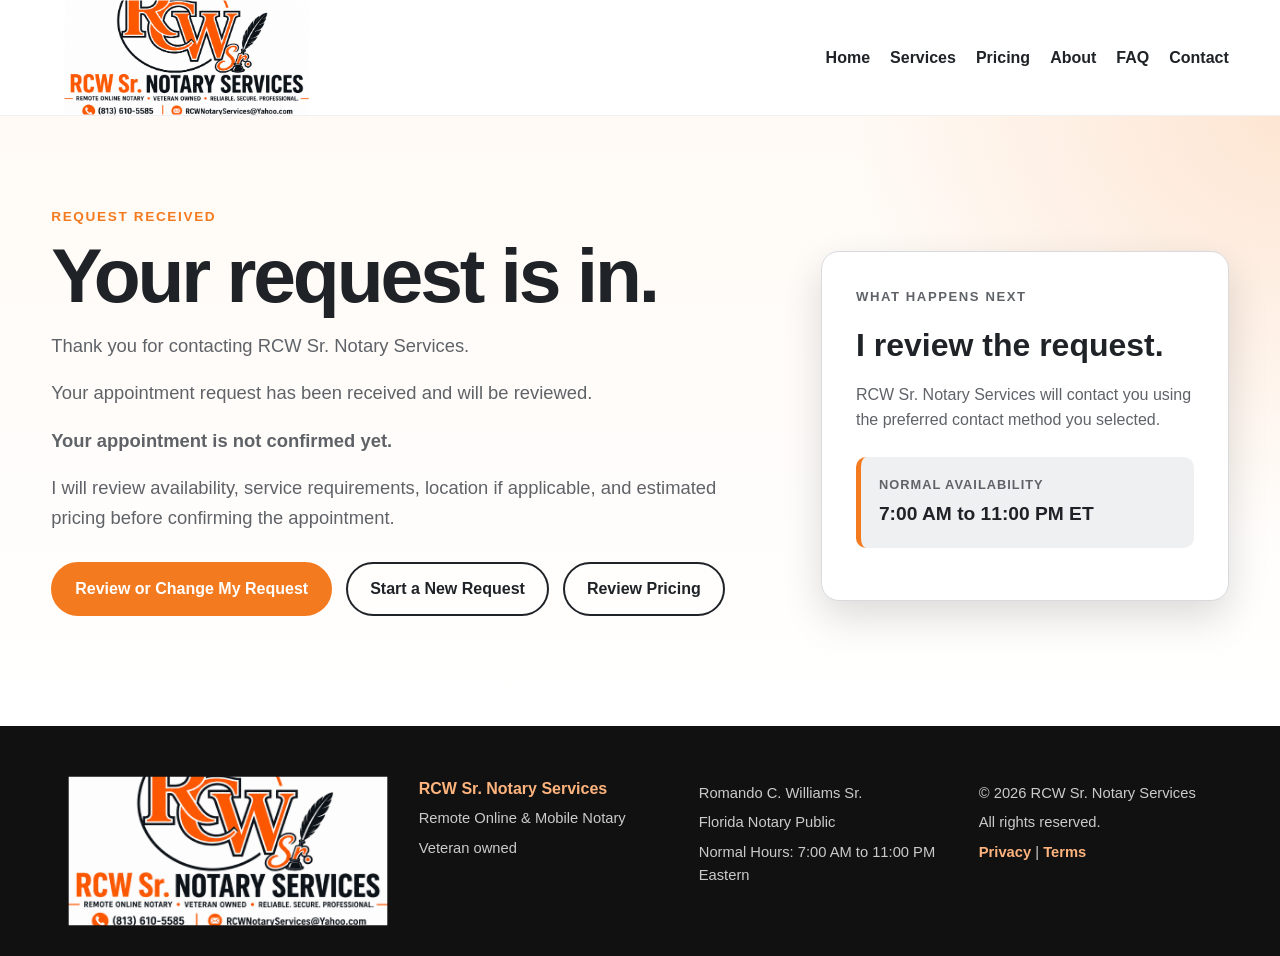
<file: docs/thank-you.html>
<!--
=========================================================
RCW SR. NOTARY SERVICES
FILE: thank-you.html

CHANGE NOTES
Version: 1.1
Date: August 19, 2026

Changes:
- Added successful appointment request confirmation.
- Added Review or Change My Request workflow.
- Preserves appointment information when returning to contact form.
- Added Start a New Request option.
- New Request clears previous browser session data.
- Added consistent site navigation and branding.
- Preserved pricing review access.

GITHUB COMMIT:
Add appointment review and new request controls
=========================================================
-->

<!DOCTYPE html>
<html lang="en">

<head>

  <meta charset="UTF-8">

  <meta
    name="viewport"
    content="width=device-width, initial-scale=1.0"
  >

  <meta
    name="description"
    content="RCW Sr. Notary Services appointment request confirmation."
  >

  <meta
    name="theme-color"
    content="#f47a20"
  >

  <title>
    Request Received | RCW Sr. Notary Services
  </title>

  <link
    rel="stylesheet"
    href="assets/css/styles.css"
  >

  <script
    src="assets/js/main.js"
    defer
  ></script>

</head>


<body>

  <header class="site-header">

    <div class="container header-inner">

      <a
        class="brand"
        href="index.html"
        aria-label="RCW Sr. Notary Services home"
      >

        <img
          src="assets/images/rcw-sr-logo-full.png"
          alt="RCW Sr. Notary Services"
          class="site-logo"
        >

      </a>


      <nav
        class="primary-nav"
        aria-label="Primary navigation"
      >

        <a href="index.html">
          Home
        </a>

        <a href="services.html">
          Services
        </a>

        <a href="pricing.html">
          Pricing
        </a>

        <a href="about.html">
          About
        </a>

        <a href="faq.html">
          FAQ
        </a>

        <a href="contact.html">
          Contact
        </a>

      </nav>

    </div>

  </header>


  <main>

    <section class="hero">

      <div class="container hero-grid">

        <div class="hero-copy">

          <p class="eyebrow">
            Request Received
          </p>

          <h1>
            Your request is in.
          </h1>

          <p class="hero-text">
            Thank you for contacting RCW Sr. Notary Services.
          </p>

          <p class="hero-text">
            Your appointment request has been received and will be reviewed.
          </p>

          <p class="hero-text">

            <strong>
              Your appointment is not confirmed yet.
            </strong>

          </p>

          <p class="hero-text">
            I will review availability,
            service requirements,
            location if applicable,
            and estimated pricing before confirming the appointment.
          </p>


          <div class="hero-actions">

            <a
              class="button"
              href="contact.html#appointment-form"
            >
              Review or Change My Request
            </a>


            <button
              class="button button-secondary"
              type="button"
              id="start-new-request"
            >
              Start a New Request
            </button>


            <a
              class="button button-secondary"
              href="pricing.html"
            >
              Review Pricing
            </a>

          </div>

        </div>


        <aside
          class="availability-card"
          aria-label="What happens next"
        >

          <p class="card-label">
            What Happens Next
          </p>

          <h2>
            I review the request.
          </h2>

          <p>
            RCW Sr. Notary Services will contact you using the preferred contact method you selected.
          </p>


          <div class="hours-box">

            <span>
              Normal Availability
            </span>

            <strong>
              7:00 AM to 11:00 PM ET
            </strong>

          </div>

        </aside>

      </div>

    </section>

  </main>


  <script>

    document.addEventListener(
      "DOMContentLoaded",
      function () {

        const button =
          document.getElementById(
            "start-new-request"
          );


        if (!button) {
          return;
        }


        button.addEventListener(
          "click",
          function () {

            sessionStorage.removeItem(
              "rcwAppointmentForm"
            );


            sessionStorage.removeItem(
              "rcwSubmissionId"
            );


            sessionStorage.removeItem(
              "rcwSubmissionType"
            );


            window.location.href =
              "contact.html#appointment-form";

          }
        );

      }
    );

  </script>


  <footer class="site-footer">

    <div class="container footer-grid">

      <div>

        <img
          src="assets/images/rcw-sr-logo-full.png"
          alt="RCW Sr. Notary Services"
          class="footer-logo"
        >

      </div>


      <div>

        <strong>
          RCW Sr. Notary Services
        </strong>

        <p>
          Remote Online & Mobile Notary
        </p>

        <p>
          Veteran owned
        </p>

      </div>


      <div>

        <p>
          Romando C. Williams Sr.
        </p>

        <p>
          Florida Notary Public
        </p>

        <p>
          Normal Hours: 7:00 AM to 11:00 PM Eastern
        </p>

      </div>


      <div>

        <p>
          &copy;
          <span id="current-year"></span>
          RCW Sr. Notary Services
        </p>

        <p>
          All rights reserved.
        </p>

        <p>

          <a href="privacy.html">
            Privacy
          </a>

          |

          <a href="terms.html">
            Terms
          </a>

        </p>

      </div>

    </div>

  </footer>

</body>
</html>
</file>
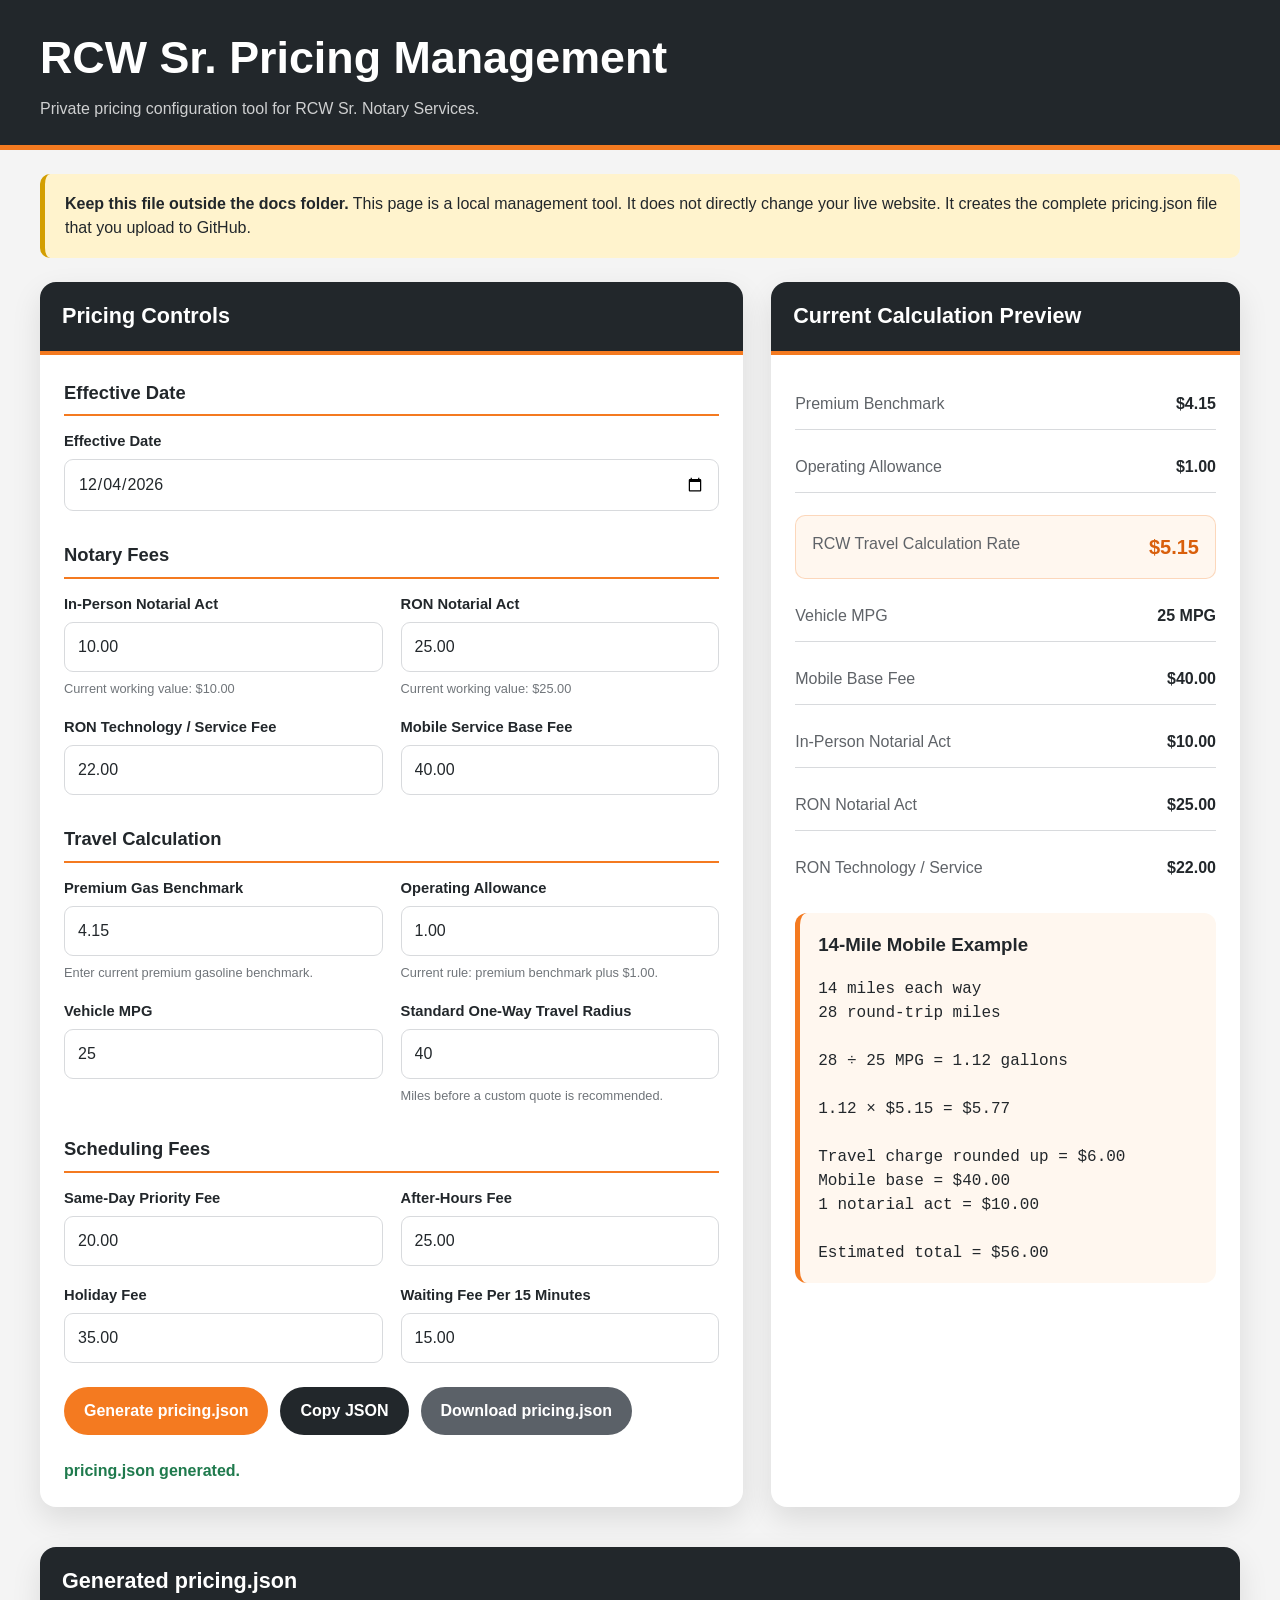
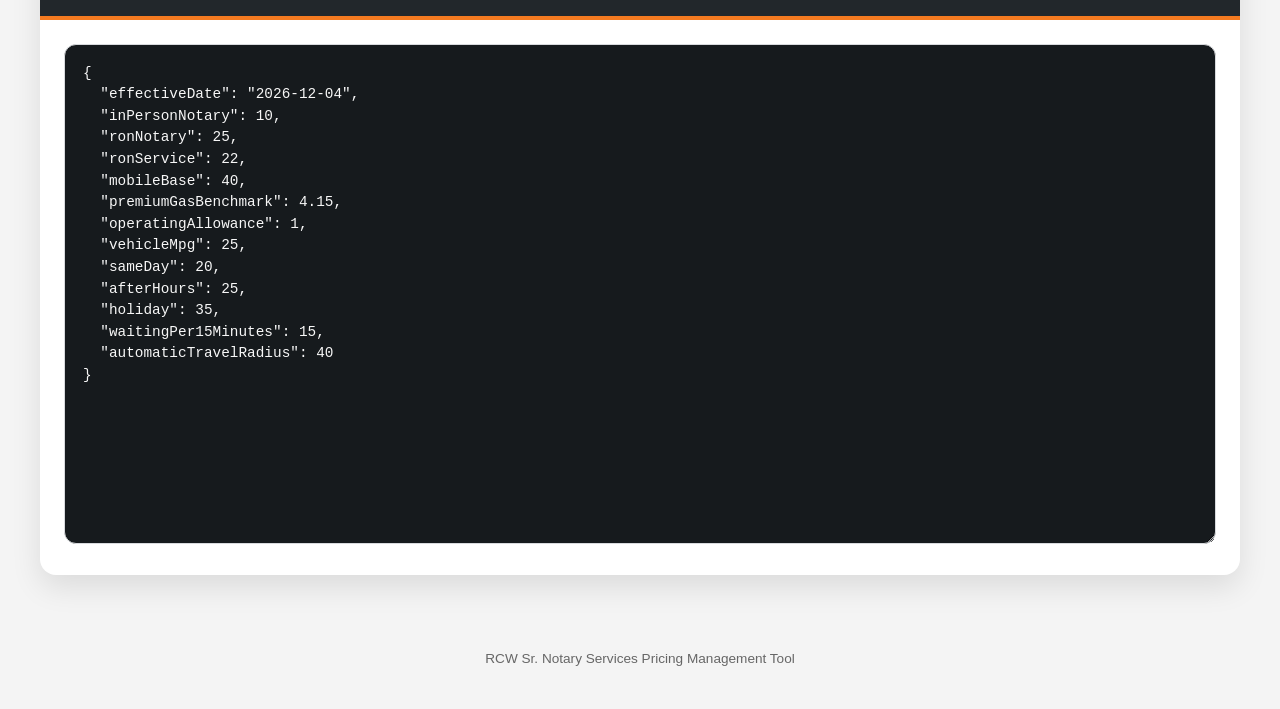
<file: management/admin.html>
<!DOCTYPE html>
<html lang="en">
<head>
  <meta charset="UTF-8">

  <meta name="viewport" content="width=device-width, initial-scale=1.0">

  <meta name="robots" content="noindex, nofollow">

  <title>RCW Sr. Pricing Management</title>

  <style>
    :root {
      --orange: #f47a20;
      --orange-dark: #d95f0b;
      --cream: #fff7ef;
      --pewter: #5b6168;
      --charcoal: #22272b;
      --black: #111111;
      --white: #ffffff;
      --border: #d8dadd;
      --green: #1f7a4d;
      --red: #a12b2b;
      --shadow: 0 12px 30px rgba(0, 0, 0, 0.1);
      --radius: 16px;
    }

    * {
      box-sizing: border-box;
    }

    body {
      margin: 0;
      font-family: Arial, Helvetica, sans-serif;
      color: var(--charcoal);
      background: #f4f4f4;
      line-height: 1.5;
    }

    button,
    input,
    textarea {
      font: inherit;
    }

    .container {
      width: min(94%, 1200px);
      margin: 0 auto;
    }

    .topbar {
      background: var(--charcoal);
      color: var(--white);
      border-bottom: 5px solid var(--orange);
    }

    .topbar-inner {
      padding: 24px 0;
    }

    .topbar h1 {
      margin: 0;
      font-size: clamp(1.8rem, 4vw, 2.8rem);
    }

    .topbar p {
      margin: 6px 0 0;
      color: rgba(255, 255, 255, 0.78);
    }

    .warning {
      margin: 24px 0;
      padding: 18px 20px;
      background: #fff3cd;
      border-left: 5px solid #d39e00;
      border-radius: 10px;
    }

    .dashboard {
      display: grid;
      grid-template-columns: 1.2fr 0.8fr;
      gap: 28px;
      margin-bottom: 40px;
    }

    .panel {
      background: var(--white);
      border-radius: var(--radius);
      box-shadow: var(--shadow);
      overflow: hidden;
    }

    .panel-header {
      padding: 18px 22px;
      background: var(--charcoal);
      color: var(--white);
      border-bottom: 4px solid var(--orange);
    }

    .panel-header h2 {
      margin: 0;
      font-size: 1.35rem;
    }

    .panel-body {
      padding: 24px;
    }

    .section-title {
      margin: 30px 0 14px;
      padding-bottom: 8px;
      border-bottom: 2px solid var(--orange);
      font-size: 1.15rem;
    }

    .section-title:first-child {
      margin-top: 0;
    }

    .form-grid {
      display: grid;
      grid-template-columns: repeat(2, minmax(0, 1fr));
      gap: 18px;
    }

    .field {
      display: flex;
      flex-direction: column;
      gap: 7px;
    }

    .field.full {
      grid-column: 1 / -1;
    }

    label {
      font-weight: 800;
      font-size: 0.92rem;
    }

    .help {
      font-size: 0.8rem;
      color: #70757a;
    }

    input {
      width: 100%;
      padding: 12px 13px;
      border: 1px solid var(--border);
      border-radius: 9px;
      background: var(--white);
      color: var(--charcoal);
    }

    input:focus,
    textarea:focus {
      outline: 3px solid rgba(244, 122, 32, 0.18);
      border-color: var(--orange);
    }

    .summary-grid {
      display: grid;
      gap: 12px;
    }

    .summary-row {
      display: flex;
      justify-content: space-between;
      gap: 20px;
      padding: 13px 0;
      border-bottom: 1px solid var(--border);
    }

    .summary-row:last-child {
      border-bottom: 0;
    }

    .summary-row span {
      color: #5f6368;
    }

    .summary-row strong {
      text-align: right;
    }

    .summary-row.highlight {
      margin-top: 10px;
      padding: 16px;
      background: var(--cream);
      border: 1px solid rgba(244, 122, 32, 0.25);
      border-radius: 10px;
    }

    .summary-row.highlight strong {
      color: var(--orange-dark);
      font-size: 1.25rem;
    }

    .actions {
      display: flex;
      flex-wrap: wrap;
      gap: 12px;
      margin: 24px 0;
    }

    .button {
      border: 0;
      border-radius: 999px;
      padding: 12px 20px;
      font-weight: 800;
      cursor: pointer;
      background: var(--orange);
      color: var(--white);
    }

    .button:hover {
      background: var(--orange-dark);
    }

    .button-secondary {
      background: var(--charcoal);
    }

    .button-secondary:hover {
      background: var(--black);
    }

    .button-light {
      background: var(--pewter);
    }

    .button-light:hover {
      background: #454a4f;
    }

    .output-wrap {
      margin-bottom: 50px;
    }

    textarea {
      width: 100%;
      min-height: 500px;
      padding: 18px;
      border: 1px solid var(--border);
      border-radius: 12px;
      font-family: Consolas, Monaco, monospace;
      font-size: 0.9rem;
      line-height: 1.5;
      resize: vertical;
      background: #161a1d;
      color: #f7f7f7;
    }

    .status {
      min-height: 24px;
      margin-top: 12px;
      font-weight: 800;
    }

    .status.success {
      color: var(--green);
    }

    .status.error {
      color: var(--red);
    }

    .sample-box {
      margin-top: 20px;
      padding: 18px;
      background: var(--cream);
      border-radius: 12px;
      border-left: 5px solid var(--orange);
    }

    .sample-box h3 {
      margin-top: 0;
    }

    .sample-calculation {
      font-family: Consolas, Monaco, monospace;
      white-space: pre-line;
    }

    footer {
      padding: 24px 0 40px;
      color: #666;
      font-size: 0.85rem;
      text-align: center;
    }

    @media (max-width: 850px) {
      .dashboard {
        grid-template-columns: 1fr;
      }
    }

    @media (max-width: 600px) {
      .form-grid {
        grid-template-columns: 1fr;
      }

      .field.full {
        grid-column: auto;
      }

      .actions {
        flex-direction: column;
      }

      .button {
        width: 100%;
      }
    }
  </style>
</head>

<body>

  <header class="topbar">
    <div class="container topbar-inner">
      <h1>RCW Sr. Pricing Management</h1>

      <p>
        Private pricing configuration tool for RCW Sr. Notary Services.
      </p>
    </div>
  </header>

  <main class="container">

    <div class="warning">
      <strong>Keep this file outside the docs folder.</strong>
      This page is a local management tool. It does not directly change your live website.
      It creates the complete pricing.json file that you upload to GitHub.
    </div>

    <div class="dashboard">

      <section class="panel">

        <div class="panel-header">
          <h2>Pricing Controls</h2>
        </div>

        <div class="panel-body">

          <h3 class="section-title">
            Effective Date
          </h3>

          <div class="form-grid">

            <div class="field full">
              <label for="effectiveDate">
                Effective Date
              </label>

              <input
                type="date"
                id="effectiveDate"
              >
            </div>

          </div>

          <h3 class="section-title">
            Notary Fees
          </h3>

          <div class="form-grid">

            <div class="field">

              <label for="inPersonNotary">
                In-Person Notarial Act
              </label>

              <input
                type="number"
                id="inPersonNotary"
                min="0"
                step="0.01"
                value="10.00"
              >

              <span class="help">
                Current working value: $10.00
              </span>

            </div>

            <div class="field">

              <label for="ronNotary">
                RON Notarial Act
              </label>

              <input
                type="number"
                id="ronNotary"
                min="0"
                step="0.01"
                value="25.00"
              >

              <span class="help">
                Current working value: $25.00
              </span>

            </div>

            <div class="field">

              <label for="ronService">
                RON Technology / Service Fee
              </label>

              <input
                type="number"
                id="ronService"
                min="0"
                step="0.01"
                value="22.00"
              >

            </div>

            <div class="field">

              <label for="mobileBase">
                Mobile Service Base Fee
              </label>

              <input
                type="number"
                id="mobileBase"
                min="0"
                step="0.01"
                value="40.00"
              >

            </div>

          </div>

          <h3 class="section-title">
            Travel Calculation
          </h3>

          <div class="form-grid">

            <div class="field">

              <label for="premiumGasBenchmark">
                Premium Gas Benchmark
              </label>

              <input
                type="number"
                id="premiumGasBenchmark"
                min="0"
                step="0.01"
                value="4.15"
              >

              <span class="help">
                Enter current premium gasoline benchmark.
              </span>

            </div>

            <div class="field">

              <label for="operatingAllowance">
                Operating Allowance
              </label>

              <input
                type="number"
                id="operatingAllowance"
                min="0"
                step="0.01"
                value="1.00"
              >

              <span class="help">
                Current rule: premium benchmark plus $1.00.
              </span>

            </div>

            <div class="field">

              <label for="vehicleMpg">
                Vehicle MPG
              </label>

              <input
                type="number"
                id="vehicleMpg"
                min="1"
                step="0.1"
                value="25"
              >

            </div>

            <div class="field">

              <label for="automaticTravelRadius">
                Standard One-Way Travel Radius
              </label>

              <input
                type="number"
                id="automaticTravelRadius"
                min="1"
                step="1"
                value="40"
              >

              <span class="help">
                Miles before a custom quote is recommended.
              </span>

            </div>

          </div>

          <h3 class="section-title">
            Scheduling Fees
          </h3>

          <div class="form-grid">

            <div class="field">

              <label for="sameDay">
                Same-Day Priority Fee
              </label>

              <input
                type="number"
                id="sameDay"
                min="0"
                step="0.01"
                value="20.00"
              >

            </div>

            <div class="field">

              <label for="afterHours">
                After-Hours Fee
              </label>

              <input
                type="number"
                id="afterHours"
                min="0"
                step="0.01"
                value="25.00"
              >

            </div>

            <div class="field">

              <label for="holiday">
                Holiday Fee
              </label>

              <input
                type="number"
                id="holiday"
                min="0"
                step="0.01"
                value="35.00"
              >

            </div>

            <div class="field">

              <label for="waitingPer15Minutes">
                Waiting Fee Per 15 Minutes
              </label>

              <input
                type="number"
                id="waitingPer15Minutes"
                min="0"
                step="0.01"
                value="15.00"
              >

            </div>

          </div>

          <div class="actions">

            <button
              class="button"
              type="button"
              id="generateButton"
            >
              Generate pricing.json
            </button>

            <button
              class="button button-secondary"
              type="button"
              id="copyButton"
            >
              Copy JSON
            </button>

            <button
              class="button button-light"
              type="button"
              id="downloadButton"
            >
              Download pricing.json
            </button>

          </div>

          <div
            id="status"
            class="status"
            aria-live="polite"
          ></div>

        </div>

      </section>

      <aside class="panel">

        <div class="panel-header">
          <h2>Current Calculation Preview</h2>
        </div>

        <div class="panel-body">

          <div class="summary-grid">

            <div class="summary-row">
              <span>Premium Benchmark</span>
              <strong id="previewGas">$4.15</strong>
            </div>

            <div class="summary-row">
              <span>Operating Allowance</span>
              <strong id="previewAllowance">$1.00</strong>
            </div>

            <div class="summary-row highlight">
              <span>RCW Travel Calculation Rate</span>
              <strong id="previewTravelRate">$5.15</strong>
            </div>

            <div class="summary-row">
              <span>Vehicle MPG</span>
              <strong id="previewMpg">25 MPG</strong>
            </div>

            <div class="summary-row">
              <span>Mobile Base Fee</span>
              <strong id="previewMobileBase">$40.00</strong>
            </div>

            <div class="summary-row">
              <span>In-Person Notarial Act</span>
              <strong id="previewInPerson">$10.00</strong>
            </div>

            <div class="summary-row">
              <span>RON Notarial Act</span>
              <strong id="previewRon">$25.00</strong>
            </div>

            <div class="summary-row">
              <span>RON Technology / Service</span>
              <strong id="previewRonService">$22.00</strong>
            </div>

          </div>

          <div class="sample-box">

            <h3>
              14-Mile Mobile Example
            </h3>

            <div
              id="sampleCalculation"
              class="sample-calculation"
            ></div>

          </div>

        </div>

      </aside>

    </div>

    <section class="panel output-wrap">

      <div class="panel-header">
        <h2>Generated pricing.json</h2>
      </div>

      <div class="panel-body">

        <textarea
          id="jsonOutput"
          spellcheck="false"
          aria-label="Generated pricing JSON"
        ></textarea>

      </div>

    </section>

  </main>

  <footer>
    RCW Sr. Notary Services Pricing Management Tool
  </footer>

  <script>
    "use strict";

    const fields = [
      "effectiveDate",
      "inPersonNotary",
      "ronNotary",
      "ronService",
      "mobileBase",
      "premiumGasBenchmark",
      "operatingAllowance",
      "vehicleMpg",
      "sameDay",
      "afterHours",
      "holiday",
      "waitingPer15Minutes",
      "automaticTravelRadius"
    ];

    function element(id) {
      return document.getElementById(id);
    }

    function numberValue(id, fallback = 0) {
      const value = Number(element(id).value);

      if (!Number.isFinite(value)) {
        return fallback;
      }

      return value;
    }

    function money(value) {
      return Number(value).toLocaleString(
        "en-US",
        {
          style: "currency",
          currency: "USD",
          minimumFractionDigits: 2,
          maximumFractionDigits: 2
        }
      );
    }

    function setDefaultDate() {
      const dateField = element("effectiveDate");

      if (dateField.value) {
        return;
      }

      const today = new Date();

      const year = today.getFullYear();

      const month = String(
        today.getMonth() + 1
      ).padStart(2, "0");

      const day = String(
        today.getDate()
      ).padStart(2, "0");

      dateField.value =
        year + "-" + month + "-" + day;
    }

    function getPricingObject() {
      return {
        effectiveDate:
          element("effectiveDate").value,

        inPersonNotary:
          numberValue("inPersonNotary"),

        ronNotary:
          numberValue("ronNotary"),

        ronService:
          numberValue("ronService"),

        mobileBase:
          numberValue("mobileBase"),

        premiumGasBenchmark:
          numberValue("premiumGasBenchmark"),

        operatingAllowance:
          numberValue("operatingAllowance"),

        vehicleMpg:
          numberValue("vehicleMpg", 25),

        sameDay:
          numberValue("sameDay"),

        afterHours:
          numberValue("afterHours"),

        holiday:
          numberValue("holiday"),

        waitingPer15Minutes:
          numberValue("waitingPer15Minutes"),

        automaticTravelRadius:
          numberValue(
            "automaticTravelRadius",
            40
          )
      };
    }

    function updatePreview() {
      const pricing = getPricingObject();

      const travelRate =
        pricing.premiumGasBenchmark +
        pricing.operatingAllowance;

      element("previewGas").textContent =
        money(pricing.premiumGasBenchmark);

      element("previewAllowance").textContent =
        money(pricing.operatingAllowance);

      element("previewTravelRate").textContent =
        money(travelRate);

      element("previewMpg").textContent =
        pricing.vehicleMpg + " MPG";

      element("previewMobileBase").textContent =
        money(pricing.mobileBase);

      element("previewInPerson").textContent =
        money(pricing.inPersonNotary);

      element("previewRon").textContent =
        money(pricing.ronNotary);

      element("previewRonService").textContent =
        money(pricing.ronService);

      updateSampleCalculation(pricing);
    }

    function updateSampleCalculation(pricing) {
      const oneWayMiles = 14;

      const roundTripMiles =
        oneWayMiles * 2;

      const travelRate =
        pricing.premiumGasBenchmark +
        pricing.operatingAllowance;

      const gallons =
        roundTripMiles /
        Math.max(1, pricing.vehicleMpg);

      const rawTravelCharge =
        gallons * travelRate;

      const finalTravelCharge =
        Math.ceil(rawTravelCharge);

      const estimatedTotal =
        pricing.mobileBase +
        finalTravelCharge +
        pricing.inPersonNotary;

      element("sampleCalculation").textContent =
        oneWayMiles +
        " miles each way\n" +
        roundTripMiles +
        " round-trip miles\n\n" +
        roundTripMiles +
        " ÷ " +
        pricing.vehicleMpg +
        " MPG = " +
        gallons.toFixed(2) +
        " gallons\n\n" +
        gallons.toFixed(2) +
        " × " +
        money(travelRate) +
        " = " +
        money(rawTravelCharge) +
        "\n\nTravel charge rounded up = " +
        money(finalTravelCharge) +
        "\nMobile base = " +
        money(pricing.mobileBase) +
        "\n1 notarial act = " +
        money(pricing.inPersonNotary) +
        "\n\nEstimated total = " +
        money(estimatedTotal);
    }

    function generateJson() {
      const pricing =
        getPricingObject();

      const json =
        JSON.stringify(
          pricing,
          null,
          2
        );

      element("jsonOutput").value =
        json;

      showStatus(
        "pricing.json generated.",
        "success"
      );

      return json;
    }

    async function copyJson() {
      const json =
        generateJson();

      try {
        await navigator.clipboard.writeText(json);

        showStatus(
          "pricing.json copied to clipboard.",
          "success"
        );
      } catch (error) {
        element("jsonOutput").select();

        document.execCommand("copy");

        showStatus(
          "pricing.json copied to clipboard.",
          "success"
        );
      }
    }

    function downloadJson() {
      const json =
        generateJson();

      const blob =
        new Blob(
          [json],
          {
            type: "application/json"
          }
        );

      const url =
        URL.createObjectURL(blob);

      const link =
        document.createElement("a");

      link.href = url;

      link.download =
        "pricing.json";

      document.body.appendChild(link);

      link.click();

      link.remove();

      URL.revokeObjectURL(url);

      showStatus(
        "pricing.json downloaded.",
        "success"
      );
    }

    function showStatus(message, type) {
      const status =
        element("status");

      status.textContent =
        message;

      status.className =
        "status " + type;
    }

    fields.forEach(function (id) {
      const field =
        element(id);

      if (!field) {
        return;
      }

      field.addEventListener(
        "input",
        function () {
          updatePreview();
          generateJson();
        }
      );
    });

    element("generateButton")
      .addEventListener(
        "click",
        generateJson
      );

    element("copyButton")
      .addEventListener(
        "click",
        copyJson
      );

    element("downloadButton")
      .addEventListener(
        "click",
        downloadJson
      );

    setDefaultDate();

    updatePreview();

    generateJson();
  </script>

</body>
</html>
</file>
<file: docs/assets/css/styles.css>
:root {
  --creamsicle: #f47a20;
  --creamsicle-dark: #d95f0b;
  --creamsicle-light: #fff1e6;

  --pewter: #5b6168;
  --pewter-dark: #34383d;
  --pewter-light: #eef0f2;

  --charcoal: #1f2327;
  --black: #111111;
  --white: #ffffff;
  --cream: #fffaf5;

  --text: #222222;
  --text-light: #5f6368;

  --border: #d8dadd;
  --shadow: 0 10px 28px rgba(0, 0, 0, 0.08);
  --shadow-strong: 0 16px 40px rgba(0, 0, 0, 0.14);

  --radius: 18px;
  --radius-small: 10px;

  --container: 1180px;
}

/* RESET */

*,
*::before,
*::after {
  box-sizing: border-box;
}

html {
  scroll-behavior: smooth;
}

body {
  margin: 0;
  font-family: Arial, Helvetica, sans-serif;
  color: var(--text);
  background: var(--white);
  line-height: 1.6;
}

img {
  max-width: 100%;
  height: auto;
}

a {
  color: inherit;
  text-decoration: none;
}

button,
input,
textarea,
select {
  font: inherit;
}

/* ACCESSIBILITY */

.skip-link {
  position: absolute;
  left: -9999px;
  top: auto;
  width: 1px;
  height: 1px;
  overflow: hidden;
}

.skip-link:focus {
  left: 16px;
  top: 16px;
  width: auto;
  height: auto;
  padding: 10px 14px;
  background: var(--black);
  color: var(--white);
  z-index: 9999;
  border-radius: 6px;
}

.sr-only {
  position: absolute;
  width: 1px;
  height: 1px;
  padding: 0;
  margin: -1px;
  overflow: hidden;
  clip: rect(0, 0, 0, 0);
  white-space: nowrap;
  border: 0;
}

/* GLOBAL LAYOUT */

.container {
  width: min(92%, var(--container));
  margin: 0 auto;
}

.section {
  padding: 80px 0;
}

.section-heading {
  max-width: 760px;
  margin-bottom: 40px;
}

.section-heading h2 {
  margin: 0 0 14px;
  font-size: clamp(2rem, 4vw, 3rem);
  line-height: 1.15;
  color: var(--charcoal);
}

.section-heading p {
  margin: 0 0 12px;
  font-size: 1.05rem;
  color: var(--text-light);
}

.eyebrow {
  margin: 0 0 10px;
  font-size: 0.85rem;
  font-weight: 800;
  text-transform: uppercase;
  letter-spacing: 0.12em;
  color: var(--creamsicle);
}

.eyebrow-light {
  color: #ffd2b3;
}

/* BUTTONS */

.button {
  display: inline-flex;
  align-items: center;
  justify-content: center;
  min-height: 48px;
  padding: 12px 22px;
  border-radius: 999px;
  background: var(--creamsicle);
  color: var(--white);
  font-weight: 800;
  border: 2px solid var(--creamsicle);
  transition: 0.2s ease;
  cursor: pointer;
}

.button:hover,
.button:focus {
  background: var(--creamsicle-dark);
  border-color: var(--creamsicle-dark);
  transform: translateY(-1px);
}

.button-secondary {
  background: transparent;
  color: var(--charcoal);
  border-color: var(--charcoal);
}

.button-secondary:hover,
.button-secondary:focus {
  background: var(--charcoal);
  color: var(--white);
  border-color: var(--charcoal);
}

.button-small {
  min-height: 40px;
  padding: 8px 16px;
  font-size: 0.92rem;
}

.button-light {
  background: var(--white);
  color: var(--charcoal);
  border-color: var(--white);
}

.button-light:hover,
.button-light:focus {
  background: var(--creamsicle-light);
  color: var(--charcoal);
  border-color: var(--creamsicle-light);
}

.button-full {
  width: 100%;
}

/* HEADER */

.site-header {
  position: sticky;
  top: 0;
  z-index: 1000;
  background: rgba(255, 255, 255, 0.97);
  backdrop-filter: blur(10px);
  border-bottom: 1px solid rgba(0, 0, 0, 0.06);
}

.header-inner {
  display: flex;
  align-items: center;
  justify-content: space-between;
  gap: 28px;
  min-height: 110px;
}

.brand {
  display: inline-flex;
  align-items: center;
  flex-shrink: 0;
}

.site-logo {
  display: block;
  width: 230px;
  height: 115px;
  max-width: 100%;
  object-fit: cover;
  object-position: center;
  clip-path: inset(8% 5% 8% 5%);
  transform: scale(1.18);
  transform-origin: left center;
}

.primary-nav {
  display: flex;
  align-items: center;
  gap: 20px;
  font-weight: 700;
}

.primary-nav > a:not(.button) {
  position: relative;
  padding: 8px 0;
  color: var(--charcoal);
}

.primary-nav > a:not(.button)::after {
  content: "";
  position: absolute;
  left: 0;
  bottom: 2px;
  width: 0;
  height: 2px;
  background: var(--creamsicle);
  transition: width 0.2s ease;
}

.primary-nav > a:not(.button):hover::after,
.primary-nav > a:not(.button):focus::after,
.primary-nav > a.active::after {
  width: 100%;
}

.menu-toggle {
  display: none;
  width: 44px;
  height: 44px;
  padding: 0;
  border: 0;
  background: transparent;
  cursor: pointer;
}

.menu-toggle span:not(.sr-only) {
  display: block;
  width: 26px;
  height: 3px;
  margin: 5px auto;
  background: var(--charcoal);
  border-radius: 999px;
}

/* HERO */

.hero {
  background:
    radial-gradient(circle at top right, rgba(244, 122, 32, 0.16), transparent 30%),
    linear-gradient(180deg, var(--cream), var(--white));
  padding: 90px 0 80px;
}

.hero-grid {
  display: grid;
  grid-template-columns: minmax(0, 1.4fr) minmax(320px, 0.8fr);
  gap: 56px;
  align-items: center;
}

.hero-copy h1 {
  margin: 0 0 18px;
  max-width: 760px;
  font-size: clamp(3rem, 6vw, 5.4rem);
  line-height: 0.98;
  letter-spacing: -0.04em;
  color: var(--charcoal);
}

.hero-text {
  max-width: 760px;
  margin: 0 0 18px;
  font-size: 1.15rem;
  color: var(--text-light);
}

.hero-actions {
  display: flex;
  flex-wrap: wrap;
  gap: 14px;
  margin: 30px 0;
}

.hero-facts {
  display: grid;
  grid-template-columns: repeat(2, minmax(0, 1fr));
  gap: 10px 26px;
  margin: 26px 0 0;
  padding: 0;
  list-style: none;
}

.hero-facts li {
  position: relative;
  padding-left: 24px;
  font-weight: 700;
  color: var(--charcoal);
}

.hero-facts li::before {
  content: "✓";
  position: absolute;
  left: 0;
  top: 0;
  color: var(--creamsicle);
  font-weight: 900;
}

.availability-card {
  padding: 34px;
  background: var(--white);
  border: 1px solid var(--border);
  border-radius: var(--radius);
  box-shadow: var(--shadow-strong);
}

.card-label {
  margin: 0 0 10px;
  font-size: 0.82rem;
  font-weight: 900;
  text-transform: uppercase;
  letter-spacing: 0.12em;
  color: var(--creamsicle);
}

.availability-card h2 {
  margin: 0 0 18px;
  font-size: 2rem;
  line-height: 1.15;
  color: var(--charcoal);
}

.availability-card p {
  margin: 0 0 20px;
  color: var(--text-light);
}

.hours-box {
  padding: 18px;
  margin: 24px 0 18px;
  background: var(--pewter-light);
  border-left: 5px solid var(--creamsicle);
  border-radius: var(--radius-small);
}

.hours-box span {
  display: block;
  margin-bottom: 4px;
  font-size: 0.8rem;
  font-weight: 800;
  text-transform: uppercase;
  letter-spacing: 0.08em;
  color: var(--text-light);
}

.hours-box strong {
  display: block;
  font-size: 1.2rem;
  color: var(--charcoal);
}

.text-link {
  font-weight: 800;
  color: var(--creamsicle-dark);
}

.text-link:hover,
.text-link:focus {
  text-decoration: underline;
}

/* TRUST STRIP */

.trust-strip {
  background: var(--charcoal);
  color: var(--white);
}

.trust-grid {
  display: grid;
  grid-template-columns: repeat(4, minmax(0, 1fr));
}

.trust-grid > div {
  padding: 26px 24px;
  border-right: 1px solid rgba(255, 255, 255, 0.12);
}

.trust-grid > div:last-child {
  border-right: 0;
}

.trust-grid strong {
  display: block;
  margin-bottom: 4px;
  font-size: 1.1rem;
  color: #ffb47e;
}

.trust-grid span {
  color: rgba(255, 255, 255, 0.82);
  font-size: 0.94rem;
}

/* SERVICE CHOICES */

.service-choice-grid {
  display: grid;
  grid-template-columns: repeat(2, minmax(0, 1fr));
  gap: 28px;
}

.service-choice-card {
  position: relative;
  padding: 36px;
  border: 1px solid var(--border);
  border-radius: var(--radius);
  background: var(--white);
  box-shadow: var(--shadow);
}

.service-choice-card.featured {
  border: 2px solid var(--creamsicle);
  background:
    linear-gradient(180deg, rgba(244, 122, 32, 0.05), transparent 45%),
    var(--white);
}

.service-choice-card h3 {
  margin: 6px 0 14px;
  font-size: 2rem;
  color: var(--charcoal);
}

.service-choice-card p {
  color: var(--text-light);
}

.service-choice-card ul {
  margin: 22px 0 28px;
  padding-left: 22px;
}

.service-choice-card li {
  margin-bottom: 8px;
}

.service-number {
  display: inline-block;
  margin: 0;
  font-size: 0.82rem;
  font-weight: 900;
  letter-spacing: 0.08em;
  color: var(--creamsicle);
}

/* DARK SECTIONS */

.section-pewter {
  background:
    linear-gradient(135deg, var(--pewter-dark), var(--charcoal));
  color: var(--white);
}

.mobile-highlight-grid,
.about-grid {
  display: grid;
  grid-template-columns: minmax(0, 0.8fr) minmax(0, 1.2fr);
  gap: 50px;
  align-items: start;
}

.mobile-highlight-grid h2,
.about-grid h2 {
  margin: 0;
  font-size: clamp(2.2rem, 4vw, 3.5rem);
  line-height: 1.1;
  color: var(--white);
}

.mobile-highlight-grid p,
.about-grid p {
  margin-top: 0;
  color: rgba(255, 255, 255, 0.84);
  font-size: 1.05rem;
}

/* COMMON SERVICE CARDS */

.card-grid {
  display: grid;
  grid-template-columns: repeat(4, minmax(0, 1fr));
  gap: 22px;
}

.service-card {
  padding: 28px;
  border: 1px solid var(--border);
  border-radius: var(--radius);
  background: var(--white);
  box-shadow: var(--shadow);
}

.service-card h3 {
  margin: 10px 0;
  font-size: 1.35rem;
  color: var(--charcoal);
}

.service-card p {
  margin: 0 0 12px;
  color: var(--text-light);
}

/* PRICING */

.pricing-preview {
  padding: 80px 0;
  background: var(--creamsicle-light);
}

.pricing-preview-grid {
  display: grid;
  grid-template-columns: repeat(3, minmax(0, 1fr));
  gap: 24px;
}

.price-card {
  padding: 32px;
  background: var(--white);
  border-radius: var(--radius);
  border: 1px solid rgba(244, 122, 32, 0.18);
  box-shadow: var(--shadow);
}

.price-label {
  margin: 0 0 10px;
  font-weight: 800;
  color: var(--charcoal);
}

.price {
  margin: 0;
  font-size: 2.8rem;
  line-height: 1;
  font-weight: 900;
  color: var(--creamsicle-dark);
}

.price-card p:last-child {
  margin-bottom: 0;
  color: var(--text-light);
}

.center-button {
  margin-top: 34px;
  text-align: center;
}

/* PRICING BREAKDOWN */

.price-breakdown {
  margin-top: 20px;
}

.price-breakdown p {
  display: flex;
  justify-content: space-between;
  gap: 20px;
  margin: 0;
  padding: 14px 0;
  border-bottom: 1px solid var(--border);
}

.price-breakdown p:last-child {
  border-bottom: 0;
}

.price-breakdown span {
  color: var(--text-light);
}

.price-breakdown strong {
  color: var(--charcoal);
  text-align: right;
}

.price-breakdown .estimate-total {
  margin-top: 10px;
  padding: 18px;
  background: var(--creamsicle-light);
  border: 1px solid rgba(244, 122, 32, 0.22);
  border-radius: 12px;
}

.price-breakdown .estimate-total span,
.price-breakdown .estimate-total strong {
  font-size: 1.15rem;
  font-weight: 900;
}

.price-breakdown .estimate-total strong {
  color: var(--creamsicle-dark);
}

/* TABLES */

.table-wrap {
  width: 100%;
  overflow-x: auto;
  border-radius: var(--radius);
}

.pricing-table {
  width: 100%;
  border-collapse: collapse;
  background: var(--white);
  border-radius: var(--radius);
  overflow: hidden;
  box-shadow: var(--shadow);
}

.pricing-table th,
.pricing-table td {
  padding: 16px 18px;
  text-align: left;
  border-bottom: 1px solid var(--border);
  vertical-align: top;
}

.pricing-table th {
  background: var(--charcoal);
  color: var(--white);
}

.pricing-table tr:last-child td {
  border-bottom: 0;
}

.pricing-table tbody tr:hover {
  background: var(--cream);
}

/* FORMS */

.form-grid {
  display: grid;
  grid-template-columns: repeat(2, minmax(0, 1fr));
  gap: 20px;
}

.form-group {
  display: flex;
  flex-direction: column;
  gap: 8px;
}

.form-group.full {
  grid-column: 1 / -1;
}

.form-group label {
  font-weight: 800;
  color: var(--charcoal);
}

.form-group input,
.form-group select,
.form-group textarea {
  width: 100%;
  padding: 13px 14px;
  border: 1px solid var(--border);
  border-radius: 10px;
  background: var(--white);
  color: var(--text);
}

.form-group input:focus,
.form-group select:focus,
.form-group textarea:focus {
  outline: 3px solid rgba(244, 122, 32, 0.2);
  border-color: var(--creamsicle);
}

.form-group textarea {
  min-height: 140px;
  resize: vertical;
}

.form-group input[type="checkbox"] {
  width: auto;
  margin-right: 10px;
  transform: scale(1.15);
  accent-color: var(--creamsicle);
}

.form-group label:has(input[type="checkbox"]) {
  display: flex;
  align-items: flex-start;
  gap: 8px;
  font-weight: 700;
  line-height: 1.5;
}

.small-print {
  margin-top: 14px;
  font-size: 0.86rem;
  color: var(--text-light);
}

/* FINAL CTA */

.final-cta {
  background: var(--white);
}

.final-cta-inner {
  display: flex;
  align-items: center;
  justify-content: space-between;
  gap: 30px;
  padding: 44px;
  background:
    radial-gradient(circle at right, rgba(244, 122, 32, 0.14), transparent 35%),
    var(--pewter-light);
  border-radius: var(--radius);
}

.final-cta-inner h2 {
  margin: 0 0 10px;
  font-size: clamp(2rem, 4vw, 3rem);
  color: var(--charcoal);
}

.final-cta-inner p {
  margin: 0;
  color: var(--text-light);
}

.final-cta-actions {
  display: flex;
  flex-wrap: wrap;
  gap: 12px;
}

/* FOOTER */

.site-footer {
  padding: 50px 0 30px;
  background: var(--black);
  color: var(--white);
}

.footer-grid {
  display: grid;
  grid-template-columns: 1.35fr 1fr 1fr 1fr;
  gap: 30px;
  align-items: start;
}

.footer-logo {
  display: block;
  width: 300px;
  max-width: 100%;
  height: 150px;
  object-fit: cover;
  object-position: center;
  clip-path: inset(8% 5% 8% 5%);
  transform: scale(1.18);
  transform-origin: left center;
  background: var(--white);
  border-radius: 14px;
  padding: 0;
}

.site-footer strong {
  color: #ffb47e;
}

.site-footer p {
  margin: 6px 0;
  color: rgba(255, 255, 255, 0.78);
  font-size: 0.92rem;
}

.site-footer a {
  color: #ffb47e;
  font-weight: 700;
}

.site-footer a:hover,
.site-footer a:focus {
  text-decoration: underline;
}

/* RESPONSIVE */

@media (max-width: 1080px) {
  .primary-nav {
    gap: 14px;
    font-size: 0.94rem;
  }

  .primary-nav .button {
    padding-left: 14px;
    padding-right: 14px;
  }
}

@media (max-width: 1000px) {
  .header-inner {
    min-height: 96px;
  }

  .site-logo {
    width: 200px;
    height: 100px;
    max-width: 100%;
  }

  .hero-grid {
    grid-template-columns: 1fr;
  }

  .availability-card {
    max-width: 700px;
  }

  .trust-grid {
    grid-template-columns: repeat(2, minmax(0, 1fr));
  }

  .trust-grid > div:nth-child(2) {
    border-right: 0;
  }

  .trust-grid > div:nth-child(-n + 2) {
    border-bottom: 1px solid rgba(255, 255, 255, 0.12);
  }

  .card-grid {
    grid-template-columns: repeat(2, minmax(0, 1fr));
  }

  .footer-grid {
    grid-template-columns: repeat(2, minmax(0, 1fr));
  }
}

@media (max-width: 900px) {
  .menu-toggle {
    display: block;
  }

  .primary-nav {
    position: absolute;
    top: 100%;
    left: 0;
    right: 0;
    display: none;
    flex-direction: column;
    align-items: stretch;
    gap: 0;
    padding: 18px 4%;
    background: var(--white);
    border-top: 1px solid var(--border);
    border-bottom: 1px solid var(--border);
    box-shadow: var(--shadow);
  }

  .primary-nav.open {
    display: flex;
  }

  .primary-nav > a:not(.button) {
    padding: 14px 4px;
  }

  .primary-nav .button {
    margin-top: 10px;
  }
}

@media (max-width: 820px) {
  .header-inner {
    min-height: 88px;
  }

  .site-logo {
    width: 180px;
    height: 90px;
    max-width: 100%;
  }

  .hero {
    padding-top: 70px;
  }

  .hero-copy h1 {
    font-size: clamp(2.8rem, 11vw, 4.6rem);
  }

  .hero-facts {
    grid-template-columns: 1fr;
  }

  .service-choice-grid,
  .mobile-highlight-grid,
  .about-grid,
  .pricing-preview-grid {
    grid-template-columns: 1fr;
  }

  .final-cta-inner {
    flex-direction: column;
    align-items: flex-start;
  }

  .final-cta-actions {
    width: 100%;
  }

  .final-cta-actions .button {
    width: 100%;
  }
}

@media (max-width: 640px) {
  .section {
    padding: 60px 0;
  }

  .container {
    width: min(94%, var(--container));
  }

  .site-logo {
    width: 160px;
    height: 80px;
    max-width: 100%;
    transform: scale(1.10);
  }

  .hero {
    padding: 56px 0;
  }

  .hero-copy h1 {
    font-size: 2.9rem;
  }

  .hero-text {
    font-size: 1.05rem;
  }

  .hero-actions {
    flex-direction: column;
  }

  .hero-actions .button {
    width: 100%;
  }

  .availability-card,
  .service-choice-card,
  .service-card,
  .price-card {
    padding: 24px;
  }

  .trust-grid {
    grid-template-columns: 1fr;
  }

  .trust-grid > div {
    border-right: 0;
    border-bottom: 1px solid rgba(255, 255, 255, 0.12);
  }

  .trust-grid > div:last-child {
    border-bottom: 0;
  }

  .card-grid {
    grid-template-columns: 1fr;
  }

  .footer-grid {
    grid-template-columns: 1fr;
  }

  .footer-logo {
    width: 250px;
    max-width: 100%;
    height: 125px;
    transform: scale(1.10);
  }

  .form-grid {
    grid-template-columns: 1fr;
  }

  .form-group.full {
    grid-column: auto;
  }

  .price-breakdown p {
    align-items: flex-start;
  }

  .price-breakdown strong {
    min-width: 90px;
  }
}
</file>
